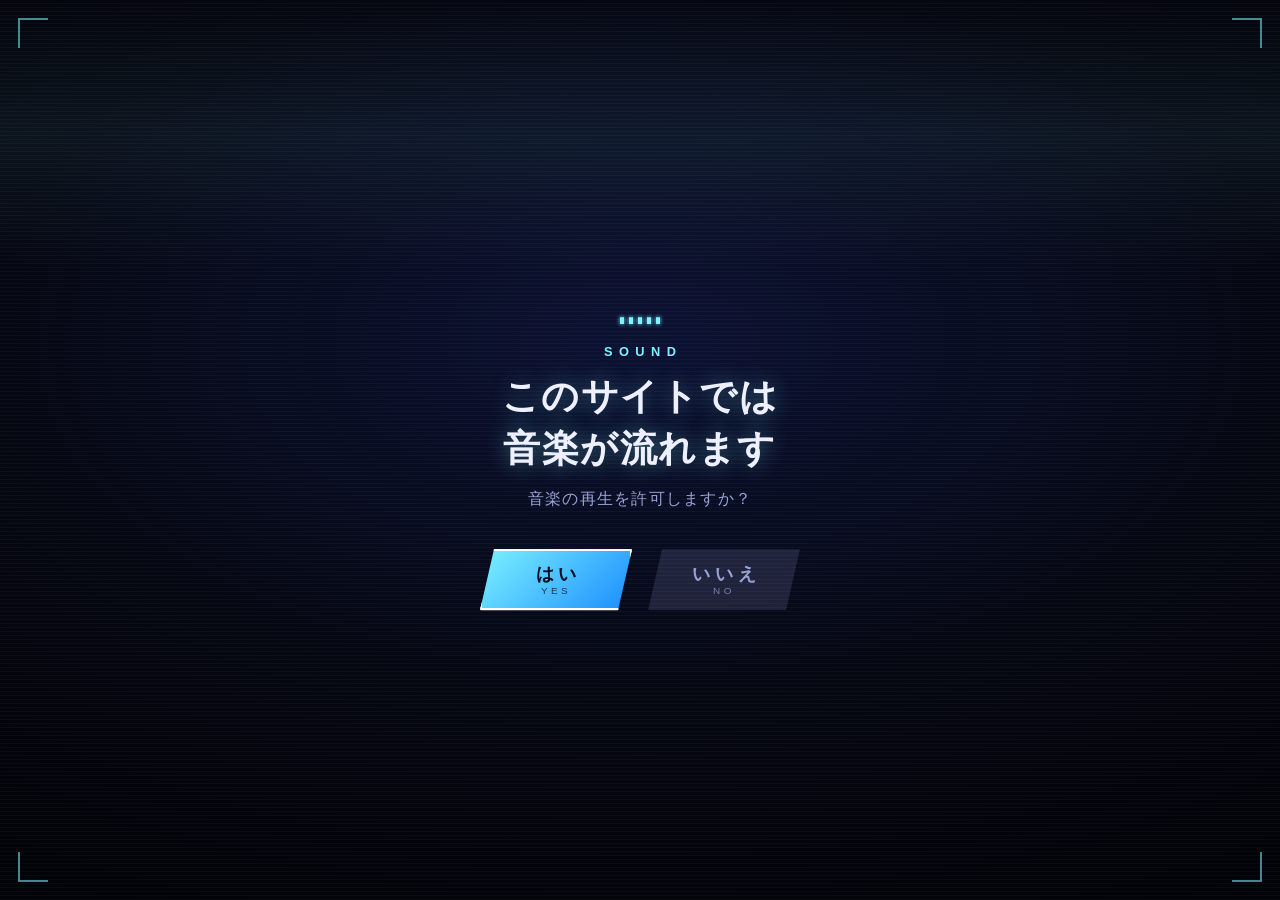
<file: index.html>
<!DOCTYPE html>
<html lang="ja">
<head>
<meta charset="utf-8">
<meta name="viewport" content="width=device-width, initial-scale=1, viewport-fit=cover">
<title>xdnet311491/internet archive☆</title>
<meta name="build-id" content="ee175f943fea">
<style>
:root{--bg:#0a0e2a;--bg2:#141a45;--ink:#eef0ff;--dim:#9aa3d6;--line:#2b3470;--glow:#7df3ff;--gold:#ffe27a;color-scheme:dark}
*{box-sizing:border-box}
html,body{margin:0;min-height:100%;background:var(--bg)}
body{background:radial-gradient(120% 90% at 50% 0%,var(--bg2),var(--bg) 70%) fixed;color:var(--ink);
  font-family:"Hiragino Sans","Yu Gothic","Meiryo",sans-serif;line-height:1.7;
  -webkit-tap-highlight-color:transparent;-webkit-user-select:none;user-select:none}
.sr{position:fixed;opacity:0;pointer-events:none}

/* ---------- 入場画面 ---------- */
.gate{position:fixed;inset:0;z-index:50;display:flex;flex-direction:column;align-items:center;
  justify-content:center;gap:1rem;cursor:pointer;
  transition:opacity .7s ease,transform .7s ease,visibility 0s}
.gt{font-size:clamp(2.4rem,10vw,5.5rem);font-weight:900;letter-spacing:.04em;
  text-shadow:0 0 24px var(--glow),0 0 60px rgba(125,243,255,.35);animation:breathe 2.8s ease-in-out infinite}
.gs{color:var(--dim);font-size:.95rem}
.tap{display:none}
@media (pointer:coarse){.tap{display:inline}.click{display:none}}
@keyframes breathe{0%,100%{opacity:.75}50%{opacity:1}}
#enter:checked ~ .gate{opacity:0;transform:scale(1.08);visibility:hidden;pointer-events:none;
  transition:opacity .7s ease,transform .7s ease,visibility 0s .7s}
#enter:focus-visible ~ .gate{outline:2px solid var(--gold);outline-offset:-8px}

/* ---------- エフェクト用マス目 ---------- */
.grid{position:fixed;inset:0;z-index:1;display:grid;
  grid-template-columns:repeat(var(--cols),1fr);grid-template-rows:repeat(var(--rows),1fr)}
.grid i{display:block;--h:190;position:relative}
.grid i:nth-child(5n+1){--h:200}
.grid i:nth-child(5n+2){--h:212}
.grid i:nth-child(5n+3){--h:190}
.grid i:nth-child(5n+4){--h:222}
.grid i:nth-child(5n){--h:205}
.grid i::before{content:"";position:absolute;inset:18%;border-radius:50%;
  background:hsl(var(--h) 100% 72%);box-shadow:0 0 14px hsl(var(--h) 100% 70%);
  transform:scale(0);opacity:0;transition:transform .9s ease-out,opacity .9s ease-out}
/* 触れた瞬間はすぐ光り、離れるとゆっくり消える = 軌跡になる */
.grid i:hover::before{transform:scale(1.7);opacity:.95;transition-duration:0s}
.grid i:hover + i::before{transform:scale(1);opacity:.6;transition-duration:0s}
/* タップ/クリック中は大きく弾ける */
.grid i:active::before{transform:scale(6);opacity:1;transition-duration:0s}

/* ---------- 本体 ---------- */
main{position:relative;z-index:10;max-width:760px;margin:0;padding:1.2rem;padding-left:clamp(1.2rem,5vw,4rem);
  padding-top:max(1.2rem,env(safe-area-inset-top));opacity:0;transition:opacity .9s ease .2s;
  pointer-events:none}
#enter:checked ~ main{opacity:1}
main a,main label{pointer-events:auto}
h1{margin:0 0 .8rem;font-size:1.7rem;font-weight:900;letter-spacing:.03em}
.tabs{display:flex;gap:.4rem;border-bottom:1px solid var(--line)}
.tabs label{padding:.6rem 1rem;color:var(--dim);font-weight:700;cursor:pointer;
  border-bottom:3px solid transparent;margin-bottom:-1px}
#t-home:checked ~ main label[for=t-home],
#t-pages:checked ~ main label[for=t-pages],
#t-channels:checked ~ main label[for=t-channels]{color:var(--ink);border-bottom-color:var(--glow)}
.panel{display:none;padding:1.4rem .2rem 2rem}
#t-home:checked ~ main .p-home,
#t-pages:checked ~ main .p-pages,
#t-channels:checked ~ main .p-channels{display:block}
.lead{font-size:1.2rem;margin-top:0}
.list{list-style:none;margin:0;padding:0;display:grid;gap:.8rem}
.list a{display:block;padding:1rem 1.1rem;border:1px solid var(--line);border-radius:14px;
  background:rgba(20,26,69,.82);color:var(--ink);text-decoration:none;transition:border-color .2s,background .2s}
.list a:hover{border-color:var(--glow)}
.list a:focus-visible{outline:2px solid var(--gold);outline-offset:3px}
.name{font-weight:700;font-size:1.05rem}
.desc{display:block;color:var(--dim);font-size:.9rem;margin-top:.15rem}
.empty{color:var(--dim)}
@media (prefers-reduced-motion:reduce){.gt{animation:none}.grid i::before{transition:none}
  .gate,main{transition:none}}

html,body{height:100%;overflow:hidden;touch-action:none}
#fx{position:fixed;inset:0;width:100%;height:100%;pointer-events:none;z-index:100}
main{height:100vh;height:100dvh;display:flex;flex-direction:column;
  padding-bottom:max(1.2rem,env(safe-area-inset-bottom))}
.panel{flex:1;min-height:0;overflow-y:auto;touch-action:pan-y;pointer-events:auto}

.wall{position:fixed;inset:0;width:100%;height:100%;object-fit:cover;z-index:0;pointer-events:none}
.wall-shade{position:fixed;inset:0;z-index:0;pointer-events:none;background:rgba(10,14,42,var(--shade,.35))}
@media (prefers-reduced-motion:reduce){video.wall{display:none}}

.hint{display:grid;justify-items:center;align-items:center}
.load,.ready{grid-area:1/1;display:flex;flex-direction:column;align-items:center;gap:.5rem}
.load{opacity:0;pointer-events:none;color:var(--dim);font-size:.95rem;letter-spacing:.12em;
  transition:opacity .3s ease}
.ready{transition:opacity .6s ease}
.spin{width:2.6rem;height:2.6rem;border-radius:50%;border:3px solid rgba(125,243,255,.25);
  border-top-color:var(--glow);animation:spin .9s linear infinite}
.has-op .load{color:#6b7399}
.has-op .spin{border-color:rgba(26,140,255,.18);border-top-color:#1a8cff}
html.loading .load{opacity:1}
html.loading .ready{opacity:0}
html.loading .gate{pointer-events:none;cursor:progress}
@keyframes spin{to{transform:rotate(360deg)}}
@media (prefers-reduced-motion:reduce){.spin{animation:none}.load,.ready{transition:none}}
.edge{position:fixed;inset:0;z-index:1;pointer-events:none;opacity:0;background:linear-gradient(to right,rgba(0,0,0,1.000) 0.0%,rgba(0,0,0,0.699) 10.5%,rgba(0,0,0,0.456) 21.0%,rgba(0,0,0,0.218) 35.0%,rgba(0,0,0,0.047) 52.5%,rgba(0,0,0,0.000) 70.0%);transition:opacity .9s ease .2s}#enter:checked ~ .edge{opacity:1}@media (prefers-reduced-motion:reduce){.edge{transition:none}}
.back{display:block;margin-top:1.4rem;padding:1rem 1.1rem;border:1px solid var(--line);border-radius:14px;
  background:rgba(20,26,69,.82);color:var(--ink);font-weight:700;cursor:pointer;
  transition:border-color .2s,background .2s}
.back::before{content:"\21A9";margin-right:.6rem;color:var(--glow)}
.back:hover{border-color:var(--glow)}
.back:focus-visible{outline:2px solid var(--gold);outline-offset:3px}

.viewer{display:none}
.p-pages.open .list{display:none}
.p-pages.open{overflow:hidden;padding-bottom:.4rem}
.p-pages.open .viewer{display:flex;flex-direction:column;gap:.6rem;height:100%;min-height:70vh}
.vbar{display:flex;align-items:center;gap:.8rem}
.vback{font:inherit;font-weight:700;padding:.5rem 1rem;border:1px solid var(--line);border-radius:999px;
  background:rgba(20,26,69,.82);color:var(--ink);cursor:pointer;pointer-events:auto}
.vback:hover{border-color:var(--glow)}
.vback:focus-visible{outline:2px solid var(--gold);outline-offset:3px}
.vtitle{color:var(--dim);font-size:.9rem}
.viewer iframe{flex:1;min-height:0;width:100%;border:1px solid var(--line);border-radius:14px;background:#0a0e2a;pointer-events:auto}

.sub[hidden]{display:none!important}
/* ---------- タブが4つになるので、はみ出したら横にスクロールできるようにする ---------- */
.tabs{overflow-x:auto;touch-action:pan-x;pointer-events:auto;scrollbar-width:none}
.tabs::-webkit-scrollbar{display:none}
.tabs label{white-space:nowrap;padding:.6rem .8rem}
main button{pointer-events:auto}
#t-sound:checked ~ main label[for=t-sound]{color:var(--ink);border-bottom-color:var(--glow)}
#t-sound:checked ~ main .p-sound{display:block}
#t-screen:checked ~ main label[for=t-screen]{color:var(--ink);border-bottom-color:var(--glow)}
#t-screen:checked ~ main .p-screen{display:block}

/* ---------- 最初の「音楽の再生を許可しますか？」画面 ---------- */
.perm{display:none;position:fixed;inset:0;z-index:90;align-items:center;justify-content:center;
  text-align:center;padding:1.5rem;opacity:1;transition:opacity .5s ease;
  background:radial-gradient(90% 70% at 50% 38%,#0c1233 0%,#050711 58%,#020308 100%)}
html.perm-on .perm{display:flex}
.perm.gone{opacity:0;pointer-events:none}
.perm::before{content:"";position:absolute;inset:0;pointer-events:none;
  background:repeating-linear-gradient(0deg,rgba(255,255,255,.03) 0 1px,transparent 1px 4px)}
.perm::after{content:"";position:absolute;left:0;right:0;top:0;height:30%;pointer-events:none;
  background:linear-gradient(180deg,transparent,rgba(125,243,255,.06),transparent);
  animation:perm-scan 5s linear infinite}
@keyframes perm-scan{from{transform:translateY(-100%)}to{transform:translateY(420%)}}
.pc{position:absolute;width:30px;height:30px;border:2px solid rgba(125,243,255,.55)}
.pc.tl{top:max(18px,env(safe-area-inset-top));left:18px;border-right:0;border-bottom:0}
.pc.tr{top:max(18px,env(safe-area-inset-top));right:18px;border-left:0;border-bottom:0}
.pc.bl{bottom:max(18px,env(safe-area-inset-bottom));left:18px;border-right:0;border-top:0}
.pc.br{bottom:max(18px,env(safe-area-inset-bottom));right:18px;border-left:0;border-top:0}
.perm-in{position:relative;z-index:1;max-width:34rem}
.perm-in > *{opacity:0;transform:translateY(10px);animation:perm-rise .7s ease forwards}
.perm-in > :nth-child(2){animation-delay:.12s}
.perm-in > :nth-child(3){animation-delay:.24s}
.perm-in > :nth-child(4){animation-delay:.36s}
.perm-in > :nth-child(5){animation-delay:.5s}
@keyframes perm-rise{to{opacity:1;transform:none}}
.eq{display:flex;gap:5px;align-items:flex-end;justify-content:center;height:34px;margin-bottom:1.1rem}
.eq i{display:block;width:4px;height:100%;background:var(--glow);box-shadow:0 0 10px var(--glow);
  transform-origin:bottom;transform:scaleY(.2);animation:perm-eq 1.1s ease-in-out infinite}
.eq i:nth-child(2){animation-duration:.8s;animation-delay:-.3s}
.eq i:nth-child(3){animation-duration:1.3s;animation-delay:-.6s}
.eq i:nth-child(4){animation-duration:.9s;animation-delay:-.15s}
.eq i:nth-child(5){animation-duration:1.2s;animation-delay:-.45s}
@keyframes perm-eq{0%,100%{transform:scaleY(.2)}50%{transform:scaleY(1)}}
.perm-k{margin:0 0 .5rem;color:var(--glow);font-size:.8rem;font-weight:700;letter-spacing:.5em;padding-left:.5em}
.perm-t{margin:0;font-size:clamp(1.1rem,5.3vw,2.3rem);font-weight:900;letter-spacing:.04em;line-height:1.4;text-wrap:balance;
  text-shadow:0 0 22px rgba(125,243,255,.4)}
.perm-s{margin:.7rem 0 0;color:var(--dim);font-size:1rem;letter-spacing:.08em}
.perm-btns{display:flex;gap:1rem;justify-content:center;flex-wrap:wrap;margin-top:2.3rem}
.pb{appearance:none;border:0;font:inherit;cursor:pointer;min-width:9.5rem;padding:.8rem 1.8rem;
  display:flex;flex-direction:column;align-items:center;line-height:1.25;
  clip-path:polygon(14px 0,100% 0,calc(100% - 14px) 100%,0 100%);
  transition:filter .2s,transform .2s,background .2s,color .2s}
.pb span{font-weight:900;font-size:1.15rem;letter-spacing:.25em;padding-left:.25em}
.pb small{font-size:.62rem;letter-spacing:.35em;opacity:.75}
.pb.yes{background:linear-gradient(135deg,#7df3ff,#1a8cff);color:#04101f}
.pb.no{background:rgba(154,163,214,.16);color:var(--dim)}
.pb:hover{filter:brightness(1.18);transform:translateY(-2px)}
.pb:active{transform:translateY(0) scale(.97)}
.pb:focus-visible{box-shadow:inset 0 0 0 2px #fff}
@media (prefers-reduced-motion:reduce){
  .perm::after,.eq i{animation:none}
  .eq i{transform:scaleY(.6)}
  .perm-in > *{animation:none;opacity:1;transform:none}
  .perm{transition:none}
}

/* ---------- サウンド設定タブ ---------- */
.sw{display:flex;align-items:center;justify-content:space-between;padding:.8rem 1.1rem;margin-bottom:1rem;
  border:1px solid var(--line);border-radius:14px;background:rgba(20,26,69,.82)}
.sw-t{font-weight:700}
.tgl{font:inherit;cursor:pointer;border:1px solid var(--line);border-radius:999px;padding:.25rem 1.1rem;
  background:transparent;color:var(--dim);font-weight:900;letter-spacing:.1em}
.tgl[aria-pressed=true]{background:var(--glow);border-color:var(--glow);color:#0a0e2a}
.subtabs{display:flex;gap:.4rem;flex-wrap:wrap;margin-bottom:1rem}
.subtabs button{font:inherit;cursor:pointer;border:1px solid var(--line);border-radius:999px;
  padding:.35rem .95rem;background:rgba(20,26,69,.6);color:var(--dim);font-weight:700}
.subtabs button[aria-selected=true]{color:var(--ink);border-color:var(--glow)}
.sub[hidden]{display:none}
.sub h2{margin:.2rem 0 .3rem;font-size:1.05rem}
.s-hint{margin:0 0 .9rem;color:#c3caf0;font-size:.85rem;text-shadow:0 1px 6px rgba(10,14,42,.95)}
.songs{list-style:none;margin:0;padding:0;display:grid;gap:.6rem}
.songs li{display:flex;gap:.5rem}
.song{flex:1;min-width:0;display:flex;align-items:center;gap:.8rem;text-align:left;font:inherit;cursor:pointer;
  padding:.8rem 1rem;border:1px solid var(--line);border-radius:14px;background:rgba(20,26,69,.82);
  color:var(--ink);transition:border-color .2s,box-shadow .2s}
.song:hover{border-color:var(--glow)}
.song[aria-pressed=true]{border-color:var(--glow);box-shadow:0 0 16px rgba(125,243,255,.25)}
.song[disabled],.pv[disabled]{opacity:.45;cursor:not-allowed}
.song:focus-visible,.pv:focus-visible,.tgl:focus-visible,.subtabs button:focus-visible{outline:2px solid var(--gold);outline-offset:3px}
.s-main{flex:1;min-width:0}
.s-title{display:block;font-weight:700}
.s-note{display:block;color:var(--dim);font-size:.85rem}
.s-badge{display:none;flex:none;padding:.1rem .6rem;border-radius:999px;font-size:.75rem;font-weight:700;
  background:var(--glow);color:#0a0e2a}
.s-badge.off{display:inline-block;background:transparent;border:1px solid var(--line);color:var(--dim)}
.song[aria-pressed=true] .s-badge:not(.off){display:inline-block}
.pv{flex:none;width:3.2rem;font:inherit;cursor:pointer;border:1px solid var(--line);border-radius:14px;
  background:rgba(20,26,69,.82);color:var(--ink)}
.pv:hover{border-color:var(--glow)}
.pv[aria-pressed=true]{background:var(--glow);border-color:var(--glow);color:#0a0e2a}
.s-msg{min-height:1.5em;margin:.8rem 0 0;color:var(--glow);font-size:.9rem;text-shadow:0 1px 6px rgba(10,14,42,.95)}
.vols{display:grid;gap:.5rem;margin-bottom:1rem;padding:.8rem 1.1rem;border:1px solid var(--line);border-radius:14px;background:rgba(20,26,69,.82)}
.vol{display:grid;grid-template-columns:minmax(6.5rem,9.5rem) 1fr 3rem;align-items:center;gap:.8rem}
.vol-t{font-weight:700;font-size:.9rem}
.vol output{text-align:right;color:var(--dim);font-size:.85rem;font-variant-numeric:tabular-nums}
.vol input[type=range]{width:100%;min-width:0;accent-color:var(--glow);cursor:pointer;pointer-events:auto;margin:0;height:1.6rem}
.vol input[type=range]:focus-visible{outline:2px solid var(--gold);outline-offset:3px}
.s-tag{display:inline-block;margin-top:.3rem;padding:.05rem .55rem;border:1px solid var(--glow);border-radius:999px;
  color:var(--glow);font-size:.7rem;font-weight:700;letter-spacing:.05em}

.gate{overflow:hidden}
.gate > .op,.gate > .hint{position:relative;z-index:1}
.op-motion{position:absolute;left:0;top:0;width:100%;height:100%;object-fit:cover;z-index:0;
  pointer-events:none;opacity:0;transition:opacity .8s ease;
  transform:scale(1.1);filter:blur(6px)}
.op-veil{position:absolute;inset:0;z-index:0;pointer-events:none;opacity:0;
  background:rgba(255,255,255,0.25);transition:opacity .8s ease}
.gate.has-motion .op-motion,.gate.has-motion .op-veil{opacity:1}
.gate.has-motion .op{mix-blend-mode:multiply}
@media (prefers-reduced-motion:reduce){.op-motion,.op-veil{display:none}.gate.has-motion .op{mix-blend-mode:normal}}

.upd{position:fixed;left:50%;bottom:max(1.2rem,env(safe-area-inset-bottom));transform:translateX(-50%);
  z-index:200;display:flex;align-items:center;gap:.8rem;max-width:92vw;
  padding:.7rem .9rem .7rem 1.2rem;background:rgba(10,14,42,.94);color:var(--ink);
  border:1px solid var(--glow);border-radius:999px;box-shadow:0 0 24px rgba(125,243,255,.35);
  font-weight:700;pointer-events:auto;animation:upd-in .5s ease both}
.upd button{font:inherit;cursor:pointer;border:0;border-radius:999px;padding:.35rem .9rem;
  background:var(--glow);color:#0a0e2a;font-weight:900}
.upd .x{background:none;color:var(--dim);padding:.2rem .5rem;font-size:1.1rem}
.upd button:focus-visible{outline:2px solid var(--gold);outline-offset:2px}
@keyframes upd-in{from{opacity:0;transform:translate(-50%,12px)}}
@media (prefers-reduced-motion:reduce){.upd{animation:none}}

.gate.has-op{background:#fff;gap:1.6rem}
.op{display:block;width:min(92vw,1100px)}
.op-video,.op-still{display:block;width:100%;height:auto}
.op-still{display:none}
.has-op .gt{font-size:clamp(1.1rem,3.4vw,1.6rem);letter-spacing:.18em;color:#2a2a2e;
  text-shadow:0 0 18px rgba(26,140,255,.35)}
.has-op .gs{color:#6b7399}
#enter:focus-visible ~ .gate.has-op{outline-color:#1a8cff}
.op-fallback .op-video{display:none}
.op-fallback .op-still{display:block}
@media (prefers-reduced-motion:reduce){.op-video{display:none}.op-still{display:block}}

h1{overflow-wrap:anywhere}
main{padding-left:max(clamp(1.2rem,5vw,4rem),env(safe-area-inset-left))}
.op-video,.op-still{max-height:calc(100vh - 8rem);max-height:calc(100dvh - 8rem);object-fit:contain}
@media (max-width:820px){
  main{padding-right:max(.9rem,env(safe-area-inset-right))}
  h1{font-size:clamp(1.15rem,5.4vw,1.7rem)}
  .tabs label{font-size:.92rem}
  .panel{padding-top:1rem}
}
@media (max-width:480px){
  .lead{font-size:1.05rem}
  .list a{padding:.8rem .9rem}
  .vol{grid-template-columns:1fr 3rem}
  .vol-t{grid-column:1/-1}
}
@media (orientation:portrait){.wall{object-position:72% 50%}}
@media (max-height:520px){
  main{padding-top:max(.5rem,env(safe-area-inset-top));padding-bottom:.4rem}
  h1{font-size:1.1rem;margin-bottom:.3rem}
  .tabs label{padding:.35rem .7rem}
  .panel{padding:.7rem .2rem 1rem}
  .lead{font-size:1rem}
  .gt{font-size:clamp(1.6rem,8vh,2.4rem)}
}
.rot{display:none;margin-top:.5rem;color:var(--dim);font-size:.8rem;letter-spacing:.05em}
.has-op .rot{color:#6b7399}
@media (orientation:portrait) and (max-width:820px){.rot{display:block}}
html:not(.loading) .rot{animation:rotfade 9s ease forwards}
@keyframes rotfade{0%,75%{opacity:1}100%{opacity:0}}
@media (prefers-reduced-motion:reduce){html:not(.loading) .rot{animation:none}}
:root{--btn-a:0.25}.list a,.song,.pv,.back,.vback,.subtabs button,.tabs label{background-color:rgba(20,26,69,var(--btn-a))}.list a,.song,.pv,.back,.vback{background-image:linear-gradient(to left,rgba(0,0,0,.8),rgba(0,0,0,.4) 55%,rgba(0,0,0,0));background-repeat:no-repeat;background-position:right center;background-size:0% 100%;transition:background-size .45s ease,transform .25s ease,border-color .2s,box-shadow .2s}.sw,.vols{background-color:rgba(20,26,69,var(--btn-a))}.list a,.song,.pv,.back,.vback,.subtabs button,.tabs label,.sw,.vols{text-shadow:0 1px 6px rgba(10,14,42,.9)}.tabs label{border-radius:10px 10px 0 0}@media (hover:hover){.list a:hover,.song:not(:disabled):hover,.pv:not(:disabled):hover,.back:hover,.vback:hover{background-size:100% 100%;transform:scale(1.03);border-color:var(--glow);position:relative;z-index:2}.tgl:not(:disabled):hover{transform:scale(1.06)}.tabs label:hover{color:var(--ink)}.subtabs button:hover{color:var(--ink);border-color:var(--glow)}}.list a:focus-visible,.song:focus-visible,.pv:focus-visible,.back:focus-visible,.vback:focus-visible{background-size:100% 100%}.tgl{transition:transform .25s ease,background .2s,border-color .2s}.panel{padding-left:.7rem;padding-right:.7rem}@media (prefers-reduced-motion:reduce){.list a,.song,.pv,.back,.vback,.tgl{transition:none}.list a:hover,.song:hover,.pv:hover,.back:hover,.vback:hover,.tgl:hover{transform:none}}
.visits{margin:1.1rem 0 0;color:var(--dim);font-size:.95rem;text-shadow:0 1px 6px rgba(10,14,42,.95)}
.visits[hidden]{display:none}
.visits b{color:var(--ink);font-size:1.15rem;font-variant-numeric:tabular-nums;margin:0 .15rem}

.dm{overflow-wrap:anywhere}
.dm p,.dm-t{margin:0}
.dm-gap{height:1em}
.dm-h1,.dm-h2,.dm-h3{font-weight:800;line-height:1.3;margin:.5em 0 .15em}
.dm-h1{font-size:1.75em}.dm-h2{font-size:1.4em}.dm-h3{font-size:1.15em}
.dm-sub{font-size:.8em;color:var(--dim);margin:.1em 0}
.dm-q{margin:.25em 0;padding:.05em 0 .05em .9em;border-left:4px solid rgba(154,163,214,.55)}
.dm-l{margin:.2em 0;padding-left:1.6em}
.dm-l .dm-l{margin:0}
.dm-l li{margin:.05em 0}
.dm-cb{margin:.35em 0;padding:.7em .9em;background:rgba(0,0,0,.5);border:1px solid var(--line);border-radius:8px;
  overflow-x:auto;white-space:pre;font:.9em/1.5 ui-monospace,Consolas,'Courier New',monospace;
  -webkit-user-select:text;user-select:text;pointer-events:auto}
.dm-cb code{font:inherit}
.dm-ic{padding:.1em .35em;background:rgba(0,0,0,.5);border:1px solid var(--line);border-radius:5px;
  font:.9em ui-monospace,Consolas,'Courier New',monospace;-webkit-user-select:text;user-select:text}
.dm a{color:var(--glow);text-decoration:none;pointer-events:auto}
.dm a:hover{text-decoration:underline}
.dm-sp{background:#1b2150;border-radius:4px;cursor:pointer;pointer-events:auto}
.dm-sp:not(.on),.dm-sp:not(.on) *{color:transparent!important;text-shadow:none!important;text-decoration-color:transparent!important}
.dm-sp:not(.on) img{opacity:0}
.dm-sp:not(.on) a{pointer-events:none}
.dm-sp.on{background:rgba(255,255,255,.12)}
.dm-ts{padding:0 .3em;background:rgba(255,255,255,.1);border-radius:4px}
.dm-emoji{width:1.4em;height:1.4em;vertical-align:-.3em;object-fit:contain}

#t-fukyou:checked ~ main label[for=t-fukyou]{color:var(--ink);border-bottom-color:var(--glow)}
#t-fukyou:checked ~ main .p-fukyou{display:block}
.fk-view[hidden]{display:none!important}
.fk-view:not([hidden]){animation:fk-in .35s ease}
@keyframes fk-in{from{opacity:0;transform:translateY(6px)}to{opacity:1;transform:none}}
.fk-view .vbar{margin-bottom:1rem}
.fk-intro{margin:0 0 1rem;color:var(--dim)}
.fk-card{position:relative;overflow:hidden;isolation:isolate;-webkit-touch-callout:none;-webkit-user-select:none;user-select:none;-webkit-tap-highlight-color:transparent}
.fk-card .name,.fk-card .desc{position:relative;z-index:1}
.fk-card.has-img::before{content:'';position:absolute;inset:0;z-index:0;opacity:0;transition:opacity 1.1s ease;
  background:linear-gradient(to right,rgba(10,14,42,.9) 0%,rgba(10,14,42,.4) 55%,rgba(10,14,42,.05) 100%),
    var(--img) var(--pos,center)/cover no-repeat}
.fk-card.has-img:focus-visible::before,.fk-card.has-img:active::before{opacity:1}
@media (hover:hover){.fk-card.has-img:hover::before{opacity:1}}
.fk-detail{display:flex;flex-direction:column;align-items:flex-start;justify-content:center;gap:1.1rem;
  min-height:calc(100vh - 14rem);min-height:calc(100dvh - 14rem)}
.fk-img{display:block;width:auto;height:auto;max-width:min(100%,420px);max-height:50vh;border-radius:14px;
  border:1px solid var(--line);box-shadow:0 8px 28px rgba(0,0,0,.45)}
.fk-body{width:100%;max-width:100%}
@media (prefers-reduced-motion:reduce){.fk-view:not([hidden]){animation:none}.fk-card.has-img::before{transition:none}}

.tabs{overflow-x:auto;overflow-y:hidden;pointer-events:auto;touch-action:pan-x;-webkit-overflow-scrolling:touch;
  scrollbar-width:thin;scrollbar-color:rgba(125,243,255,.45) transparent}
.tabs::-webkit-scrollbar{display:block;height:6px}
.tabs::-webkit-scrollbar-track{background:transparent}
.tabs::-webkit-scrollbar-thumb{background:rgba(125,243,255,.4);border-radius:3px}
.tabs label{flex:none;white-space:nowrap}
.tabs.dragging{cursor:grabbing;-webkit-user-select:none;user-select:none}
.tabs.dragging label{cursor:grabbing}

input{-webkit-user-select:text;user-select:text}
main input[type=password]{pointer-events:auto}
#t-dev:checked ~ main label[for=t-dev]{color:var(--ink);border-bottom-color:var(--glow)}
#t-dev:checked ~ main .p-dev{display:block}
.tabs .t-dev{margin-left:auto;flex:none}
.dev-lock[hidden],.dev-body[hidden]{display:none!important}
.dev-row{display:flex;gap:.6rem;align-items:center;max-width:28rem;margin:.4rem 0}
.dev-pw{flex:1;min-width:0;font:inherit;font-size:1rem;padding:.6rem .9rem;color:var(--ink);
  border:1px solid var(--line);border-radius:12px;background:rgba(10,14,42,.85)}
.dev-pw:focus{outline:2px solid var(--gold);outline-offset:2px}
.dev-code{font-family:ui-monospace,Consolas,monospace;color:var(--glow);font-size:.9rem}
.dev-body h2{margin:.2rem 0 .8rem;font-size:1.05rem}
</style>
<script>document.documentElement.classList.add('perm-on');window.__perm=new Promise(function(r){window.__permResolve=r})</script>
<script>document.documentElement.classList.add('loading');(window.__perm||Promise.resolve()).then(function(){setTimeout(function(){document.documentElement.classList.remove('loading')},120000)})</script>
</head>
<body style="--cols:22;--rows:40">
<input type="checkbox" id="enter" class="sr" aria-label="サイトに入る">
<input type="radio" name="tab" id="t-home" class="sr" checked>
<input type="radio" name="tab" id="t-pages" class="sr">
<input type="radio" name="tab" id="t-channels" class="sr">
<input type="radio" name="tab" id="t-fukyou" class="sr">
<input type="radio" name="tab" id="t-screen" class="sr"><input type="radio" name="tab" id="t-sound" class="sr">
<input type="radio" name="tab" id="t-dev" class="sr">

<label class="gate has-op" for="enter">
  <video class="op-motion" muted loop playsinline disablepictureinpicture aria-hidden="true"></video><span class="op-veil" aria-hidden="true"></span>
  <span class="op"><video class="op-video" src="siryou/op.mp4" muted playsinline preload="none" disablepictureinpicture aria-hidden="true"></video><img class="op-still" src="siryou/logo.png" alt="" aria-hidden="true" loading="lazy"></span>
  <span class="hint"><span class="load" role="status"><span class="spin" aria-hidden="true"></span><span class="pct">読み込み中…</span></span><span class="ready"><span class="gt"><span class="click">Click to enter</span><span class="tap">Tap to enter</span></span><span class="gs">画面をクリック / タップ</span><span class="rot">横画面にすることをお勧めします</span></span></span>
</label>

<div class="perm" role="dialog" aria-modal="true" aria-labelledby="perm-t">
  <span class="pc tl"></span><span class="pc tr"></span><span class="pc bl"></span><span class="pc br"></span>
  <div class="perm-in">
    <div class="eq" aria-hidden="true"><i></i><i></i><i></i><i></i><i></i></div>
    <p class="perm-k">SOUND</p>
    <h2 class="perm-t" id="perm-t">このサイトでは音楽が流れます</h2>
    <p class="perm-s">音楽の再生を許可しますか？</p>
    <div class="perm-btns">
      <button type="button" class="pb yes" data-perm="yes"><span>はい</span><small>YES</small></button>
      <button type="button" class="pb no" data-perm="no"><span>いいえ</span><small>NO</small></button>
    </div>
  </div>
</div>

<video class="wall" data-src="siryou/wallpaper.mp4" muted loop playsinline preload="none" disablepictureinpicture aria-hidden="true"></video><noscript><video class="wall" src="siryou/wallpaper.mp4" autoplay muted loop playsinline preload="auto" disablepictureinpicture aria-hidden="true"></video></noscript><div class="wall-shade" style="--shade:0.35"></div>
<div class="edge" aria-hidden="true"></div>
<canvas id="fx" aria-hidden="true"></canvas>
<script>
(() => {
  const cv = document.getElementById('fx');
  const ctx = cv.getContext('2d');
  if (matchMedia('(prefers-reduced-motion: reduce)').matches) return;

  const TAU = Math.PI * 2;
  const TAP_MS = 900;     // タップ演出の長さ
  const TRAIL_MS = 380;   // 尾が消えるまでの時間
  let W = 0, H = 0;

  function resize() {
    const dpr = Math.min(window.devicePixelRatio || 1, 2);
    W = window.innerWidth; H = window.innerHeight;
    cv.width = W * dpr; cv.height = H * dpr;
    ctx.setTransform(dpr, 0, 0, dpr, 0, 0);
  }
  resize();
  window.addEventListener('resize', resize);

  const lerp = (a, b, t) => a + (b - a) * Math.min(1, Math.max(0, t));
  const taps = [], pts = [], tris = [];
  const held = new Set();
  let last = null, acc = 0, newStroke = true;

  function tri(x, y, s, rot) {
    ctx.beginPath();
    for (let i = 0; i < 3; i++) {
      const a = rot + (i * TAU) / 3;
      ctx.lineTo(x + Math.cos(a) * s, y + Math.sin(a) * s);
    }
    ctx.closePath();
    ctx.fill();
  }

  function spawnTri(x, y, now) {
    tris.push({
      x: x + (Math.random() - 0.5) * 22, y: y + (Math.random() - 0.5) * 22,
      vx: (Math.random() - 0.5) * 0.4, vy: (Math.random() - 0.5) * 0.4 - 0.1,
      t: now, life: 500 + Math.random() * 300,
      rot: Math.random() * TAU, s: 3 + Math.random() * 3,
      white: Math.random() < 0.5,
    });
  }

  window.addEventListener('pointerdown', (e) => {
    held.add(e.pointerId);
    last = { x: e.clientX, y: e.clientY };
    newStroke = true;
    taps.push({ x: e.clientX, y: e.clientY, t: performance.now(), rot: Math.random() * TAU });
  });

  window.addEventListener('pointermove', (e) => {
    // マウスは動かすだけで尾が出る。タッチ/ペンは触れている間だけ
    if (e.pointerType !== 'mouse' && !held.has(e.pointerId)) return;
    const now = performance.now();
    const x = e.clientX, y = e.clientY;
    if (last) {
      acc += Math.hypot(x - last.x, y - last.y);
      if (acc > 34) { acc = 0; spawnTri(x, y, now); }
    }
    pts.push({ x, y, t: now, b: newStroke });
    newStroke = false;
    last = { x, y };
  });

  const release = (e) => { held.delete(e.pointerId); last = null; newStroke = true; };
  window.addEventListener('pointerup', release);
  window.addEventListener('pointercancel', release);

  function drawTap(tp, now) {
    const p = (now - tp.t) / TAP_MS;
    if (p >= 1) return false;
    const { x, y } = tp;

    let r;
    if (p < 0.12) r = lerp(3, 9, p / 0.12);
    else if (p < 0.35) r = lerp(9, 22, (p - 0.12) / 0.23);
    else r = lerp(22, 31, (p - 0.35) / 0.65);

    const fillA = p < 0.35 ? 1 : 1 - Math.min(1, (p - 0.35) / 0.2);
    const fade = p < 0.55 ? 1 : 1 - (p - 0.55) / 0.45;

    ctx.shadowColor = 'rgba(70,140,255,.95)';
    ctx.shadowBlur = 18;

    if (fillA > 0) {
      ctx.globalAlpha = fillA;
      ctx.fillStyle = p < 0.12 ? '#cfe0ff' : '#5b9bff';
      ctx.beginPath(); ctx.arc(x, y, r, 0, TAU); ctx.fill();
    }

    if (p >= 0.08) {
      ctx.globalAlpha = Math.max(0, fade);
      ctx.lineWidth = 2;
      ctx.strokeStyle = p < 0.5 ? '#ffffff' : '#8fdcff';
      if (p < 0.35) {
        ctx.beginPath(); ctx.arc(x, y, r, 0, TAU); ctx.stroke();
      } else {
        // 輪が3つの弧に割れて、すきまが広がりながら回る
        const gap = lerp(0, 1.0, (p - 0.35) / 0.3);
        const seg = TAU / 3;
        for (let i = 0; i < 3; i++) {
          const a0 = tp.rot + p * 3 + i * seg + gap / 2;
          ctx.beginPath(); ctx.arc(x, y, r, a0, a0 + seg - gap); ctx.stroke();
        }
      }
    }

    if (p > 0.1) {
      ctx.globalAlpha = Math.max(0, 1 - (p - 0.15) / 0.75);
      ctx.fillStyle = '#ffffff';
      const d = r + 9 + p * 16, sz = lerp(4.5, 2.5, p);
      for (let k = 0; k < 4; k++) {
        const ang = tp.rot - p * 2.5 + (k * TAU) / 4;
        tri(x + Math.cos(ang) * d, y + Math.sin(ang) * d, sz, ang);
      }
    }

    ctx.globalAlpha = 1;
    ctx.shadowBlur = 0;
    return true;
  }

  function drawTrail(now) {
    while (pts.length && now - pts[0].t > TRAIL_MS) pts.shift();
    ctx.lineCap = 'round';
    for (let i = 1; i < pts.length; i++) {
      const a = pts[i], b = pts[i - 1];
      if (a.b) continue;                       // 別のなぞりとはつなげない
      const k = 1 - (now - a.t) / TRAIL_MS;    // 新しいほど1、古いほど0
      if (k <= 0) continue;
      const w = 1 + k * 4.5;
      ctx.shadowColor = 'rgba(0,150,255,.9)';
      ctx.shadowBlur = 14;
      ctx.strokeStyle = 'rgba(20,170,255,' + k + ')';
      ctx.lineWidth = w;
      ctx.beginPath(); ctx.moveTo(b.x, b.y); ctx.lineTo(a.x, a.y); ctx.stroke();
      ctx.shadowBlur = 0;
      ctx.strokeStyle = 'rgba(210,242,255,' + k * 0.85 + ')';  // 中心の白っぽい芯
      ctx.lineWidth = w * 0.35;
      ctx.beginPath(); ctx.moveTo(b.x, b.y); ctx.lineTo(a.x, a.y); ctx.stroke();
    }
  }

  function drawTris(now) {
    for (let i = tris.length - 1; i >= 0; i--) {
      const t = tris[i];
      const k = 1 - (now - t.t) / t.life;
      if (k <= 0) { tris.splice(i, 1); continue; }
      t.x += t.vx; t.y += t.vy; t.rot += 0.04;
      ctx.globalAlpha = k;
      ctx.fillStyle = t.white ? '#ffffff' : '#7fd0ff';
      tri(t.x, t.y, t.s * (0.5 + k * 0.5), t.rot);
    }
    ctx.globalAlpha = 1;
  }

  function frame(now) {
    ctx.clearRect(0, 0, W, H);
    drawTrail(now);
    drawTris(now);
    for (let i = taps.length - 1; i >= 0; i--) {
      if (!drawTap(taps[i], now)) taps.splice(i, 1);
    }
    requestAnimationFrame(frame);
  }
  requestAnimationFrame(frame);
})();
</script>
<script>
(() => {
  const v = document.querySelector('.op-video');
  if (!v) return;
  const fb = () => document.body.classList.add('op-fallback');
  v.addEventListener('error', fb);
  const start = () => { const p = v.play(); if (p && p.catch) p.catch(fb); };
  if (window.__perm) window.__perm.then(start); else start();

  // 「オープニング画面に戻る」で入場がやり直しになったら、OPアニメをもう一度流す
  const enter = document.getElementById('enter');
  if (enter) enter.addEventListener('change', () => {
    if (enter.checked) return;
    try { v.currentTime = 0; } catch (e) { /* まだ読み込み中 */ }
    start();
  });
})();
</script>
<script>
(() => {
  document.addEventListener('keydown', (e) => {
    if (e.key !== 'Enter' && e.key !== ' ') return;
    const b = e.target.closest && e.target.closest('.back');
    if (!b) return;
    e.preventDefault();
    b.click();
  });
})();
</script>
<script>
(() => {
  const sec = () => document.querySelector('.p-pages');
  function openPage(a) {
    const s = sec(); if (!s) return;
    const n = a.querySelector('.name');
    s.querySelector('.vtitle').textContent = n ? n.textContent : '';
    s.querySelector('.viewer iframe').src = a.getAttribute('href');
    s.classList.add('open');
    s.scrollTop = 0;
  }
  function closePage() {
    const s = sec(); if (!s) return;
    s.classList.remove('open');
    s.querySelector('.viewer iframe').src = 'about:blank';   // 閉じたら通信も止める
  }
  document.addEventListener('click', (e) => {
    const t = e.target.closest ? e.target : e.target.parentElement;
    if (!t) return;
    const a = t.closest('.p-pages .list a');
    if (a) { e.preventDefault(); openPage(a); return; }
    if (t.closest('.vback')) closePage();
  });
  // 別のタブに移ったら閉じる
  document.addEventListener('change', (e) => {
    if (e.target && e.target.name === 'tab' && e.target.id !== 't-pages') closePage();
  });
})();
</script>
<script>
(() => {
  const KEY = 'osaito-btn-alpha', DEF = 25;
  const root = document.documentElement;
  const clamp = (n) => Math.min(100, Math.max(0, Math.round(n)));
  let v = DEF;
  try {
    const s = localStorage.getItem(KEY);
    if (s !== null) { const n = parseFloat(s); if (isFinite(n)) v = clamp(n); }
  } catch (e) { /* 保存できない環境 */ }
  const apply = (n) => root.style.setProperty('--btn-a', String(n / 100));
  apply(v);
  function ui() {
    const r = document.getElementById('btn-alpha');
    if (!r) return;
    const out = document.querySelector('output[for="btn-alpha"]');
    const rst = document.getElementById('btn-alpha-reset');
    const show = () => { r.value = String(v); if (out) out.textContent = v + '%'; };
    show();
    r.addEventListener('input', () => {
      v = clamp(parseFloat(r.value));
      apply(v);
      if (out) out.textContent = v + '%';
      try { localStorage.setItem(KEY, String(v)); } catch (e) { /* 保存できない環境 */ }
    });
    if (rst) rst.addEventListener('click', () => {
      v = DEF; apply(v); show();
      try { localStorage.removeItem(KEY); } catch (e) { /* 保存できない環境 */ }
    });
  }
  if (document.readyState === 'loading') document.addEventListener('DOMContentLoaded', ui); else ui();
})();
</script>
<script type="application/json" id="wall-cfg">{"def": "wallpaper.mp4", "gate": true, "list": [{"id": "wallpaper.mp4", "src": "siryou/wallpaper.mp4", "kind": "video"}, {"id": "wallpaper2.mp4", "src": "siryou/wallpaper2.mp4", "kind": "video"}, {"id": "wallpaper3.mp4", "src": "siryou/wallpaper3.mp4", "kind": "video"}, {"id": "wallpaper4.mp4", "src": "siryou/wallpaper4.mp4", "kind": "video"}, {"id": "wallpaper5.mp4", "src": "siryou/wallpaper5.mp4", "kind": "video"}, {"id": "wallpaper6.mp4", "src": "siryou/wallpaper6.mp4", "kind": "video"}, {"id": "wallpaper7.mp4", "src": "siryou/wallpaper7.mp4", "kind": "video"}, {"id": "wallpaper8.mp4", "src": "siryou/wallpaper8.mp4", "kind": "video"}, {"id": "wallpaper9.mp4", "src": "siryou/wallpaper9.mp4", "kind": "video"}, {"id": "wallpaper10.mp4", "src": "siryou/wallpaper10.mp4", "kind": "video"}]}</script>
<script>
(() => {
  let cfg = null;
  try { cfg = JSON.parse(document.getElementById('wall-cfg').textContent); } catch (e) { return; }
  const list = cfg.list || [];
  if (!list.length) return;
  const KEY = 'osaito-wall';
  const find = (id) => list.find((w) => w.id === id) || null;
  let saved = null;
  try { saved = localStorage.getItem(KEY); } catch (e) { /* 保存できない環境 */ }
  let cur = find(saved) || find(cfg.def) || list[0];
  const el = () => document.querySelector('.wall');

  function make(w, lazy) {
    if (w.kind === 'video') {
      const v = document.createElement('video');
      v.className = 'wall';
      v.muted = true; v.loop = true;
      v.setAttribute('playsinline', ''); v.setAttribute('disablepictureinpicture', ''); v.setAttribute('aria-hidden', 'true');
      if (lazy) { v.dataset.src = w.src; v.preload = 'none'; }   // 読み込み待ち画面が、全部ダウンロードしてから再生する
      else { v.preload = 'auto'; v.src = w.src; v.autoplay = true; }
      return v;
    }
    const i = document.createElement('img');
    i.className = 'wall'; i.alt = ''; i.setAttribute('aria-hidden', 'true'); i.src = w.src;
    return i;
  }
  function drop(old) {
    if (old && old.tagName === 'VIDEO') { old.removeAttribute('src'); old.load(); }   // 古い動画の再生と通信を止める
    if (old) old.remove();
  }

  // 起動時: 最初の壁紙と違う壁紙が選ばれていたら、読み込みが始まる前に差し替える
  if (cur.id !== cfg.def) {
    const old = el();
    if (old) { old.replaceWith(make(cur, !!cfg.gate)); }
  }

  // 切り替え (新しい壁紙が表示できるようになってから、ふわっと入れ替える)
  function apply(w, done) {
    const old = el();
    const n = make(w, false);
    n.style.opacity = '0';
    n.style.transition = 'opacity .6s ease';
    let fin = false;
    const show = (ok) => {
      if (fin) return; fin = true;
      if (!ok) { drop(n.tagName === 'VIDEO' ? n : null); done(false); return; }
      if (old) old.after(n); else document.body.prepend(n);
      requestAnimationFrame(() => requestAnimationFrame(() => { n.style.opacity = '1'; }));
      if (n.tagName === 'VIDEO') { const p = n.play(); if (p && p.catch) p.catch(() => {}); }
      setTimeout(() => drop(old), 700);
      done(true);
    };
    n.addEventListener(n.tagName === 'VIDEO' ? 'canplay' : 'load', () => show(true), { once: true });
    n.addEventListener('error', () => show(false), { once: true });
    setTimeout(() => show(true), 20000);   // 遅いときは、待たずに出す
  }

  // 止まった動画を再生し直す (タブの切り替え・省電力モード対策)
  const resume = () => {
    const v = el();
    if (v && v.tagName === 'VIDEO' && v.src && v.paused && !document.hidden) { const p = v.play(); if (p && p.catch) p.catch(() => {}); }
  };
  document.addEventListener('visibilitychange', resume);
  window.addEventListener('pageshow', resume);
  window.addEventListener('pointerdown', resume, { passive: true });

  function ui() {
    const btns = [...document.querySelectorAll('.song[data-kind="wall"]')];
    const msg = document.querySelector('.w-msg');
    const mark = () => btns.forEach((b) => b.setAttribute('aria-pressed', String(b.dataset.id === cur.id)));
    mark();
    btns.forEach((b) => b.addEventListener('click', () => {
      if (b.disabled) return;
      const w = find(b.dataset.id);
      if (!w) return;
      const title = b.querySelector('.s-title').textContent;
      if (w.id === cur.id) { if (msg) msg.textContent = '「' + title + '」はいま使っている壁紙です。'; return; }
      if (msg) msg.textContent = '「' + title + '」を読み込んでいます…';
      apply(w, (ok) => {
        if (!msg) return;
        if (!ok) { msg.textContent = '「' + title + '」を読み込めませんでした。元の壁紙のままです。'; return; }
        cur = w;
        let kept = true;
        try { localStorage.setItem(KEY, w.id); } catch (e) { kept = false; }
        mark();
        msg.textContent = '「' + title + '」に切り替えました。' + (kept ? '次にサイトを開いたときも、この壁紙になります。' : '(この端末では保存できないため、ページを閉じると元に戻ります)');
      });
    }));
  }
  if (document.readyState === 'loading') document.addEventListener('DOMContentLoaded', ui); else ui();
})();
</script>
<script>
(() => {
  const root = document.documentElement;
  const enter = document.getElementById('enter');
  const pct = document.querySelector('.pct');
  const wall = document.querySelector('video.wall[data-src]');
  const MIN_MS = 1700;     // OPアニメが終わるまでは、最低でもこの時間は待つ
  const STALL_MS = 15000;  // この間まったくデータが届かなければ、あきらめて普通の読み込みに切り替える
  const MAX_MS = 120000;   // 何があってもこれ以上は待たせない
  let finished = false;
  const permP = window.__perm || Promise.resolve();  // 音楽の許可画面が終わるまで待つ
  if (enter) enter.disabled = true;  // キーボード(Tab+Space)でも入れないようにする

  const sleep = (ms) => new Promise((r) => setTimeout(r, ms));
  const once = (el, ev) => new Promise((r) => el.addEventListener(ev, r, { once: true }));
  const play = () => {
    if (wall && wall.src) { const p = wall.play(); if (p && p.catch) p.catch(() => {}); }
  };

  // 壁紙は全部ダウンロードしてから再生する (再生中に通信待ちで止まらない)
  async function loadWall() {
    if (!wall || matchMedia('(prefers-reduced-motion: reduce)').matches) return;
    const src = wall.dataset.src;
    try {
      const ctl = new AbortController();
      let timer = setTimeout(() => ctl.abort(), STALL_MS);
      const res = await fetch(src, { signal: ctl.signal });
      if (!res.ok || !res.body) throw new Error('bad response');
      const total = Number(res.headers.get('content-length')) || 0;
      const reader = res.body.getReader();
      const parts = [];
      let got = 0;
      for (;;) {
        const { done, value } = await reader.read();
        if (done) break;
        parts.push(value);
        got += value.length;
        clearTimeout(timer);
        timer = setTimeout(() => ctl.abort(), STALL_MS);
        if (pct && total) pct.textContent = '読み込み中 ' + Math.min(99, Math.floor((got / total) * 100)) + '%';
      }
      clearTimeout(timer);
      const ready = Promise.race([once(wall, 'canplay'), once(wall, 'error'), sleep(8000)]);
      wall.src = URL.createObjectURL(new Blob(parts, { type: res.headers.get('content-type') || 'video/mp4' }));
      await ready;
      play();
    } catch (e) {
      wall.src = src;  // うまくいかなければ普通に読み込ませて、先へ進む
      play();
    }
  }

  function finish() {
    if (finished) return;
    finished = true;
    root.classList.remove('loading');
    if (enter) enter.disabled = false;
    play();
  }

  const pageLoaded = document.readyState === 'complete' ? Promise.resolve() : once(window, 'load');
  // 音楽の許可画面のあいだは、何も読み込まない (壁紙のダウンロードも、選んだあとに始める)
  // 特殊モーションの背景動画 (window.__motionReady) の準備も待つ。無ければ待たない
  const motionP = permP.then(() => window.__motionReady || null).catch(() => {});
  Promise.all([pageLoaded, permP.then(() => sleep(MIN_MS)), permP.then(loadWall), motionP]).then(finish, finish);
  permP.then(() => setTimeout(finish, MAX_MS));

  // 壁紙が止まってしまったとき(タブを切り替えた/省電力モード等)に再生し直す
  const resume = () => { if (wall && wall.src && wall.paused && !document.hidden) play(); };
  document.addEventListener('visibilitychange', resume);
  window.addEventListener('pageshow', resume);
  window.addEventListener('pointerdown', resume, { passive: true });
  if (wall) wall.addEventListener('pause', () => setTimeout(resume, 300));
})();
</script>
<script>
(() => {
  const m = document.querySelector('meta[name="build-id"]');
  if (!m) return;
  const mine = m.content;
  let timer = null, shown = false;

  async function check() {
    if (shown) return;
    try {
      const r = await fetch('version.json?t=' + Date.now(), { cache: 'no-store' });
      if (!r.ok) return;
      const j = await r.json();
      if (j.build && j.build !== mine) show(j.build);
    } catch (e) { /* ネットワークが無いときなどは何もしない */ }
  }

  function show(next) {
    shown = true;
    clearInterval(timer);
    const box = document.createElement('div');
    box.className = 'upd';
    box.setAttribute('role', 'status');
    const msg = document.createElement('span');
    msg.textContent = 'サイトが更新されました';
    const go = document.createElement('button');
    go.type = 'button';
    go.textContent = '再読み込み';
    // ?u= を付けるのは、古いキャッシュを読み直してしまわないようにするため
    go.onclick = () => location.replace(location.pathname + '?u=' + next);
    const x = document.createElement('button');
    x.type = 'button';
    x.className = 'x';
    x.setAttribute('aria-label', '閉じる');
    x.textContent = '×';
    x.onclick = () => box.remove();
    box.append(msg, go, x);
    document.body.append(box);
  }

  timer = setInterval(check, 60000);
  document.addEventListener('visibilitychange', () => { if (!document.hidden) check(); });
})();
</script>

<main>
  <h1>xdnet311491/internet archive☆</h1>
  <nav class="tabs">
    <label for="t-home">ホーム</label>
    <label for="t-pages">お遊びコーナー</label>
    <label for="t-channels">チャンネル</label>
    <label for="t-fukyou">布教部屋</label>
    <label for="t-screen">画面設定</label><label for="t-sound">サウンド設定</label>
    <!-- 新しいタブを増やすときは、この「開発者機能」より上に足す (開発者機能はいつもいちばん右) -->
    <label for="t-dev" class="t-dev">開発者機能</label>
  </nav>
  <section class="panel p-home">
    <div class="dm"><div class="dm-h1" role="heading" aria-level="2">2026年11月15日よりAkafuyuくん(鯖主)生誕14周年らしい</div><div class="dm-gap"></div><pre class="dm-cb" data-lang="py"><code>print(&quot;hello world!&quot;)</code></pre><div class="dm-gap"></div><div class="dm-t">書くことないよ（笑）</div><div class="dm-gap"></div><div class="dm-sub">実はPC環境でのアクセスが一番最適(UIの並び的に)なのは内緒</div></div>
    <p class="visits" id="visits" hidden>合計閲覧者数 <b id="visits-n">…</b> 人</p>
    <label class="back" for="enter" role="button" tabindex="0">オープニング画面に戻る</label>
  </section>
  <section class="panel p-pages"><ul class="list"><li><a href="pages/ai-chat.html"><span class="name">AIチャット</span><span class="desc">自分のAPIキーでつなぐAIチャット。プロンプト設定・画像/音声/動画の添付・読み上げ対応(Gemini / OpenRouter / Groq)</span></a></li><li><a href="pages/ba_gacha.html"><span class="name">ブルアカ ガチャシミュレーター</span><span class="desc">ブルアカの生徒募集(ガチャ)を再現した非公式シミュレーター。ピックアップ/周年(★3 6%)、10連保証、呼び出しチャージつき</span></a></li><li><a href="pages/ba_voice.html"><span class="name">ブルアカ声優特定メーカー</span><span class="desc">声優の名前を入れて、ブルアカを担当している(いない)かを判定。他作品のキャスト表を貼ってまとめて調べるのもOK</span></a></li><li><a href="pages/bgremove.html"><span class="name">背景切り抜きメーカー</span><span class="desc">画像の背景を消して透明なPNGにする。AI(無料・端末内で処理)と、色で消す方法の2種類</span></a></li><li><a href="pages/crop_tool.html"><span class="name">ごめんなさい、開発者用機能ですorz</span><span class="desc">crop_tool.html</span></a></li><li><a href="pages/line-test.html"><span class="name">回線テスト</span><span class="desc">ping・ジッター・ダウンロード/アップロード速度をブラウザだけで測る</span></a></li><li><a href="pages/niconico.html"><span class="name">ニコニコ本社を爆発させる</span><span class="desc">ボタンを押すとニコニコ本社が爆発します。爆発させた回数と履歴も残ります</span></a></li><li><a href="pages/quake.html"><span class="name">強震モニター</span><span class="desc">防災科研の強震モニターを地図に重ねて表示。直近の震度情報つき</span></a></li><li><a href="pages/symmetry.html"><span class="name">シンメトリ画像メーカー</span><span class="desc">画像の半分(または1/4)を鏡のように折り返して、左右・上下・四方向対称の画像を作る</span></a></li><li><a href="pages/他人から配布されていたバス系統幕メーカー.html"><span class="name">バス系統幕メーカー</span><span class="desc">他人から配布されていたバス系統幕メーカー.html</span></a></li></ul>
    <div class="viewer"><div class="vbar"><button type="button" class="vback">← 一覧に戻る</button><span class="vtitle"></span></div>
    <iframe title="お遊びコーナー"></iframe></div></section>
  <section class="panel p-channels"><ul class="list"><li><a href="https://www.youtube.com/@8111F_NodaLine" target="_blank" rel="noopener noreferrer"><span class="name">YouTubeチャンネル</span><span class="desc">オデ🤓は面白い😤😤😤</span></a></li><li><a href="https://x.com/@rapid313_nagoya" target="_blank" rel="noopener noreferrer"><span class="name">X</span><span class="desc">自慢とかくだらないお話</span></a></li><li><a href="https://discord.com/oauth2/authorize?client_id=1341385377813889054&amp;permissions=8&amp;integration_type=0&amp;scope=bot+applications.commands" target="_blank" rel="noopener noreferrer"><span class="name">DiscordBot</span><span class="desc">あかふゆの技術力は世界一(要審議)</span></a></li><li><a href="https://www.roblox.com/ja/users/4991709658/profile" target="_blank" rel="noopener noreferrer"><span class="name">Roblox</span><span class="desc">ガキのお遊びだけどガキなので</span></a></li><li><a href="http://guns.lol/xdnet_311491" target="_blank" rel="noopener noreferrer"><span class="name">guns.lol</span><span class="desc">LOL</span></a></li></ul></section>
  <section class="panel p-fukyou"><div class="fk-view" id="fk-root"><p class="fk-intro">ボタンを長押ししてみてください(しょぼい機能が見れます（笑）)</p><ul class="list"><li><a href="#" class="fk-card has-img" data-go="fk-r0" draggable="false" style="--img:url(siryou/purana.png);--pos:29% 30%"><span class="name">Blue Archive</span><span class="desc">Blue Archiveの個人的好きなキャラ(生徒)紹介です</span></a></li><li><a href="#" class="fk-card has-img" data-go="fk-r1" draggable="false" style="--img:url(siryou/tokyo.jpg);--pos:46% 66%"><span class="name">ウマ娘プリティーダービー</span><span class="desc">「うまこ」と言います。のキャラ(お馬さん)紹介です</span></a></li><li><a href="#" class="fk-card has-img" data-go="fk-r2" draggable="false" style="--img:url(siryou/kantai.jpg);--pos:34% 49%"><span class="name">艦隊これくしょん</span><span class="desc">古き良きオタク文化を象徴せよ。行け第六駆逐艦(なんで)</span></a></li></ul></div>
    <div class="fk-view" id="fk-r0" hidden><div class="vbar"><button type="button" class="vback fk-back" data-go="fk-root">← 戻る</button><span class="vtitle">Blue Archive</span></div><div class="dm fk-intro"><div class="dm-t">以下からキャラ(生徒)を選択して<strong>何やってるんですか！勉強してください！</strong>をしよう</div></div><ul class="list"><li><a href="#" class="fk-card has-img" data-go="fk-i0-0" draggable="false" style="--img:url(siryou/key.png);--pos:43% 29%"><span class="name">天童ケイ</span><span class="desc">ケイちゃんかわいいかわいいかわいいかわいいかわいいかわいいかわいいかわいいかわいいかわいいかわいい</span></a></li><li><a href="#" class="fk-card has-img" data-go="fk-i0-1" draggable="false" style="--img:url(siryou/sigure.jpg);--pos:44% 54%"><span class="name">間宵シグレ</span><span class="desc">マジで高校生で飲酒は良くないって</span></a></li><li><a href="#" class="fk-card has-img" data-go="fk-i0-2" draggable="false" style="--img:url(siryou/natu.jpg);--pos:47% 19%"><span class="name">柚鳥ナツ</span><span class="desc">おお/ぎうにうの時間/かんしゃあ～/おっけおっけ/糖分が、足りない！(迫真)</span></a></li><li><a href="#" class="fk-card has-img" data-go="fk-i0-3" draggable="false" style="--img:url(siryou/kayoko.jpg);--pos:45% 59%"><span class="name">鬼方カヨコ</span><span class="desc">キキョウとカズサの湿気部隊の準レギュラー/卑しか女ばい</span></a></li></ul></div>
    <div class="fk-view" id="fk-i0-0" hidden><div class="vbar"><button type="button" class="vback fk-back" data-go="fk-r0">← 戻る</button><span class="vtitle">Blue Archive › 天童ケイ</span></div><div class="fk-detail"><img class="fk-img" src="siryou/key.png" alt="天童ケイ" loading="lazy"><div class="dm fk-body"><div class="dm-h2" role="heading" aria-level="2">天童ケイ</div><div class="dm-h1" role="heading" aria-level="2">ケイちゃんってかわいい！</div><div class="dm-gap"></div><pre class="dm-cb" data-lang=""><code>1. 概要とプロフィール

    名前：天童ケイ（てんどう けい） ※ガチャ加入時は「ケイ」表記

    学園・所属：ミレニアムサイエンススクール特異現象捜査部（ゲーム開発部と兼部）

    学年・年齢：1年生 / ？？歳

    誕生日・身長：3月25日 / 152cm（どちらもアリスと同値）

    CV：田中美海

ミレニアムのストーリーのキーパーソンであったAI「ケイ」が、様々な経緯を経て人型の身体を手に入れ、新たに確立した姿。アリスと同じ誕生日であることや、表向き「転校してきたアリスの双子の妹」という扱いになっている点から、ミレニアムの1年生として一つのアイデンティティを得て生きていくことを決断した。</code></pre><pre class="dm-cb" data-lang=""><code>2. 名前とプロフィール変化のギミック

メインストーリー『デカグラマトン編』の連動イベント「鋼鉄大陸攻略戦」最終盤にて、アリスが家族の証として「天童」の苗字を授けたことで「天童ケイ」となった。
ゲーム内でもこのストーリーの進捗に連動し、最後までクリアするとガチャ画面等のプロフィール表記が「ケイ」から「天童ケイ」に変化し、自己紹介欄も大幅に書き下ろされるという異例の演出・ギミックが用意されている。</code></pre><pre class="dm-cb" data-lang=""><code>3. 人物像と性格

    外見・身体：アリスを左右反転・色反転させたような姿で、大きな黒いリボンが特徴。機械的な要素は薄く、血色や負傷時の赤い血など、有機性質の強い身体へと再構築されている。

    性格：

        元オペレーターAIゆえに頭の回転が早く、参謀や解説役を務めることが多い。

        根が生真面目で大変な世話焼き。アリスに対しては過保護な一方で、周囲のボケに振り回されがちな「ゲーム開発部のおかん兼ツッコミ担当」として定着している。

        気丈で反骨精神が旺盛。かつての「従者」としての役割から脱却し、自分自身の意志で「ケイ」として生きる強い芯を持っている。

        先生に対しては典型的なツンデレ気質であり、恥ずかしいところを突かれると激しく動揺するコミカルな一面も見せる。</code></pre><pre class="dm-cb" data-lang=""><code>4. 戦闘・ゲーム内性能

    クラス：サポーター（STRIKER / BACK）

    攻撃属性：神秘 / 防御属性：複合装甲（新登場）

    固有武器：レールガン「エアレンデル：ルミナス・ノヴァ」

    性能の特長：

        低コストのEXスキルで、指定範囲に味方の攻撃力アップと強力な神秘特効加算のフィールドを展開する。

        バフ終了時に、範囲内の味方が与えたダメージを蓄積して敵へ叩き込むノーマルスキルを発動する。

        特殊装甲ボスに対する強力な火力支援要員として、実装時の制約解除決戦（コクマー）等で圧倒的な適性を発揮している。

        通常アリス、臨戦アリスのどちらとも同時出撃時に専用の特殊勝利モーションが発生する。</code></pre><pre class="dm-cb" data-lang=""><code>5. 主な人間関係

    天童アリス：元主人であり、現在は義姉妹（アリスが姉、ケイが妹）。互いに対等な存在として接しており、アリスを非常に大切に思っている。

    先生：かつての敵対関係から和解。「ケイ」としての自己を構築するきっかけをくれた存在であり、普段はツンデレな態度をとりつつも特別な信頼を寄せている。

    調月リオ：自身の復活と身体の用意に尽力してくれた人物。親子的とも言える関係性があり、時折リオの部屋の片付けなど世話を焼いている。

    才羽モモイ：ゲーム開発部の問題児。生活態度のルーズさなどに苦言を呈しつつも、良いコンビとして賑やかなやり取りを見せている。

-# Geminiがまとめました</code></pre><pre class="dm-cb" data-lang=""><code># 個人的思うこと
 ・わたすの最推し
 ・ストーリー性があるから大好きなんだよなあ！！！！！(某あの人)
 ・ツンデレ大好き！(属性)
 ・一部総力戦とか大決戦以外で使う機会はないかな
 ・黒ケイ(どういうものかは参照)もすげえかわいいんだな
 </code></pre></div></div></div>
    <div class="fk-view" id="fk-i0-1" hidden><div class="vbar"><button type="button" class="vback fk-back" data-go="fk-r0">← 戻る</button><span class="vtitle">Blue Archive › 間宵シグレ</span></div><div class="fk-detail"><img class="fk-img" src="siryou/sigure.jpg" alt="間宵シグレ" loading="lazy"><div class="dm fk-body"><div class="dm-h2" role="heading" aria-level="2">間宵シグレ</div><div class="dm-h1" role="heading" aria-level="2">ヤニねこのアルねこ枠/ミヤコ以上の酒カス</div><div class="dm-gap"></div><pre class="dm-cb" data-lang=""><code>1. 概要とプロフィール

    名前：間宵シグレ（まよい しぐれ）

    学園・所属：レッドウィンター連邦学園 2年生 / 227号特別クラス

    年齢・誕生日：16歳 / 1月22日

    身長：156cm

    趣味：自家製ドリンクを作ること（カクテル・造酒など）

    CV：河瀬茉希

レッドウィンター連邦学園の2年生で、オコジョ（冬毛）のような耳と大きな尻尾が特徴。
キヴォトス生徒の中では珍しく「酒好き」という問題児で、配給用カンポットにウォッカを混ぜたことで停学処分（227号特別クラス送り）となった。マイペースかつ楽天家で、相手を煙に巻く思わせぶりな言動や悪戯を好む。</code></pre><pre class="dm-cb" data-lang=""><code>2. 人物像と特徴

    酒・自家製ドリンク愛好家：自家製ドリンク（カンポットやモルスなど）やカクテル作りが趣味。砂糖たっぷりの極甘仕様や「少し発酵しているかも」という危ういドリンクを人に飲ませ、その反応を楽しんでいる（※フルーティーな特製フルーツ牛乳など、相手に合わせたノンアルコールのクオリティ高いドリンクも作れる）。

    幼馴染・ノドカとの関係：同じく227号特別クラスの天見ノドカとは幼馴染。「ノドカを思ってわざと騒ぎを起こして追いかけてきた」とも噂されている。激しい不満を持つノドカに対し、自身は比較的悠々自適に過ごしている。

    ミステリアスな性格：掴みどころがなく、何か聞かれてもはぐらかすことが多い。特に先生をからかって楽しむ傾向がある。</code></pre><pre class="dm-cb" data-lang=""><code>3. 衣装バリエーション

    通常版：大きな防寒帽とコート、グレネードランチャー（ЦКИБ РГ-6モデルの「スプリングパンチ」）を装備。

    温泉版：イベント「227号温泉郷の運営記録！」にて温泉郷従業員として浴衣姿で登場。工務部の生徒たちに発酵モルスを振る舞い丸め込む活躍を見せた（2023年10月のイベント常設化に合わせてプレイアブル実装）。</code></pre><pre class="dm-cb" data-lang=""><code>4. 戦闘・ゲーム内性能
【通常版】（★3 / 爆発・重装甲 / MIDDLE・アタッカー）

    役割：広範囲攻撃を得意とするSTRIKERアタッカー。

    特徴：

        EXスキルで円形範囲内の敵にダメージを与えつつ火傷（持続ダメージ）を付与する。

        サブスキルで通常攻撃の攻撃範囲が大幅に拡張（最大2倍）される。

【温泉版】（★3 / 貫通・特殊装甲 / BACK・ヒーラー）

    役割：全体持続回復と会心バフを持つSPECIALヒーラー。

    特徴：

        EXスキル（コスト5〜6）で円形範囲内の味方全員に広範な持続回復（リジェネ）を付与する。

        サブスキルで味方の会心ダメージ率を強化可能。

        徐々にダメージを受ける長期戦に適性があり、特に総力戦・大決戦「クロカゲ」などで非常に高い活躍を見せる。</code></pre><pre class="dm-cb" data-lang=""><code>5. 関連ネタ・ミーム

    実装前の「立ち絵2種類」ネタ：2021年初頭にキャラクター発表がされつつも実装が長らくおあずけとなっており、未実装のままイベントで「温泉（浴衣）立ち絵」が追加されたため、「未実装なのに立ち絵が2種類ある生徒」としてネタにされていた（現在は両方実装済み）。

    タグ数1000件一番乗り：温泉版の実装などをきっかけにファンアートが急増し、レッドウィンター所属生徒の中で最初にPixiv等の関連イラストタグ数が1,000件を突破した。

    ネット上での愛称：その思わせぶりな態度や、温泉版メモリアルロビーの艶やかな雰囲気などから、ファンからは「ドスケベオコジョ」という通称で親しまれている。</code></pre><pre class="dm-cb" data-lang=""><code># 個人的思うこと
・マジで酒はよろしくない
・酒は所詮発酵もの
・↑そう考えるとおいしそうには聞こえない
・通常立ち絵だとショートなのに温泉だとロングっぽいのどうした
・使うとこはあるけどドンピシャ感はない
・嫁
・二番目の最推し</code></pre></div></div></div>
    <div class="fk-view" id="fk-i0-2" hidden><div class="vbar"><button type="button" class="vback fk-back" data-go="fk-r0">← 戻る</button><span class="vtitle">Blue Archive › 柚鳥ナツ</span></div><div class="fk-detail"><img class="fk-img" src="siryou/natu.jpg" alt="柚鳥ナツ" loading="lazy"><div class="dm fk-body"><div class="dm-h2" role="heading" aria-level="2">柚鳥ナツ</div><div class="dm-h1" role="heading" aria-level="2">不思議っ子好きすぎて毎日真似して遊んでる←きも←一人称が「き」の可能性</div><div class="dm-gap"></div><pre class="dm-cb" data-lang=""><code>1. 概要とプロフィール

    名前：柚鳥ナツ（ゆとり なつ）

    学園・所属：トリニティ総合学園 1年生 / 放課後スイーツ部

    年齢・誕生日：15歳 / 12月4日

    身長：152cm

    趣味：ロマンチックなこと、思索

    CV：長縄まりあ

トリニティ総合学園の1年生で、放課後スイーツ部に所属する少女。
マイペースかつ哲学者・ロマンチストな性格で、「ロマンを共有したい」という思いから不思議な言動で周りを煙に巻くことが多い。トリニティ上層部の派閥争いなどには無関心な一方、本質を見抜く鋭い洞察力を発揮することもある。牛乳とお菓子（スイーツ）が大好物。</code></pre><pre class="dm-cb" data-lang=""><code>2. 人物像と性格

    「ロマン」の探求者：幅広いロマンの基準を持ち、カズサの過去に乗っかって「放課後スイーツ団」を名乗るなど独特な感性を発揮する。絆ストーリーではお菓子を教材にして「ロマン」を伝授しようとする。

    鋭い観察眼：生徒会（ティーパーティー）の単語を純粋なお茶会と勘違いしている節がある一方、デモ活動の空気を「大半の生徒は何のデモか分かってないのでは」と冷静に指摘するなど、物事の本質を突く目を持つ。

    裕福な背景：トリニティの生徒らしく金銭的余裕があり、バンドを結成した際には自前で楽器を用意している。</code></pre><pre class="dm-cb" data-lang=""><code>3. 衣装バリエーション

    通常版：制服姿にライオットシールド（透明なポリカーボネート製、スイーツ部のエンブレム入り）を装備。

    体操服：イベント「GetSet,GO！～キヴォトス晄輪大祭～」の障害物競走で登場。「なまこソーダ」なるゲテモノを飲み、立ったまま気絶してヘイローが消える珍事を起こした。

    バンド版：イベント「-ive_aLIVE!」で登場したガールズバンド「シュガーラッシュ」の衣装。ドラムと事務を担当し、いつもの「ロマン」を「ロック」に置き換えている（※2025年復刻イベントにて恒常★3生徒として実装）。</code></pre><pre class="dm-cb" data-lang=""><code>4. 戦闘・ゲーム内性能（通常版）

    クラス：タンク（STRIKER / FRONT）

    攻撃属性：神秘 / 防御属性：重装甲

    固有武器：サブマシンガン「ビヨンド・ザ・ルミネーション」

    性能の特長：

        自身回復＋デバフ解除：EXスキル（コスト3）で自身のHPを回復しつつ、弱体状態（デバフ）を1つ解除できる。サブスキルで使用ごとに回復量・被回復率が強化される。

        味方への攻撃力バフ：ノーマルスキルで近くの味方にパイを投げ、最大3人まで攻撃力バフを付与する。NSバフのため他生徒のEXバフと重複可能。

        ペロロジラ適性：定期的に強力なデバフを付与してくる総力戦・大決戦「ペロロジラ」において、単体でデバフ受け＆即座解除が可能なため極めて高い適正を持つ。

        臨戦ホシノとの判別注意：ペロロジラ戦で同時起用される「臨戦ホシノ（アタッカー）」と後ろ姿やアイコンの配色（ピンク髪ポニテ）が酷似しており、バフの対象選択を間違える事故が発生しやすい。</code></pre><pre class="dm-cb" data-lang=""><code>5. 関連ネタ・ミーム・人間関係

    ネットミーム「かんしゃあ！」：他の生徒から回復を受けた際の「感謝ー！」というボイスの発音やイントネーションが独特で可愛らしいことから、MAD動画の素材等として親しまれている（2024年7月のアプデで字幕追加）。

    百合園セイア：イベント「Code:BOX」などで交流。小難しい言い回しを好む者同士、ナツの独特な表現に理解を示し通じ合う描写（ナツセイ）が見られた。

    -# Geminiがまとめました</code></pre><pre class="dm-cb" data-lang=""><code># 個人的思うこと
・不思議っ子って本当に穏やか
・おお
・2024年から2025年最後までの最推しらしい
・スイーツよりナツを食べたい
・よくちょこぷにでネタにされがち
・バンドナツと通常ナツで結構変わりがち
・大体ツバキに役目奪われがち(タンカーとして)</code></pre></div></div></div>
    <div class="fk-view" id="fk-i0-3" hidden><div class="vbar"><button type="button" class="vback fk-back" data-go="fk-r0">← 戻る</button><span class="vtitle">Blue Archive › 鬼方カヨコ</span></div><div class="fk-detail"><img class="fk-img" src="siryou/kayoko.jpg" alt="鬼方カヨコ" loading="lazy"><div class="dm fk-body"><div class="dm-h2" role="heading" aria-level="2">鬼方カヨコ</div><div class="dm-h1" role="heading" aria-level="2">カヨコの髪色ガチたまらん</div><div class="dm-gap"></div><pre class="dm-cb" data-lang=""><code>1. 概要とプロフィール

    名前：鬼方カヨコ（おにかた かよこ）

    学園・所属：ゲヘナ学園 3年生 / 便利屋68（課長）

    年齢・誕生日：18歳 / 3月17日

    身長：157cm

    趣味：音楽CD収集（特にヘビメタ）

    CV：藤井ゆきよ

ゲヘナ学園の3年生で、「便利屋68」のブレイン兼課長。
鋭い目つきや無口さから「怖い人」と誤解されがちだが、本質はマメで心優しく、真っ当な倫理観を持った苦労人。暴走しがちなアルやメンバーに振り回されつつも、冷酷かつ冷静な判断力と情報収集能力で要所を支えている。</code></pre><pre class="dm-cb" data-lang=""><code>2. 人物像と隠された過去

    音楽と猫が好き：ヘビメタ（ブラック・デス・ポイズン）を愛聴し、密かに猫が大好物。

    高い工作能力：SNS乗っ取り犯の特定から、単独行動時の爆弾・煙幕による工作活動までこなすプロフェッショナル。

    ゲヘナの歴史に関わる過去：

        2年前、先代生徒会長「雷帝」の圧制に抗う&quot;反雷帝派&quot;のメンバーとして活動（アコ、マコト、ヒナとも当時からの知己）。

        勝利後は権力（万魔殿）に就かず姿を消したが、現在も雷帝の残党地下組織『嵐』の動向を警戒している。</code></pre><pre class="dm-cb" data-lang=""><code>3. 衣装バリエーション

    通常版：パーカーにスケルトンマーク、サイレンサー付きハンドガン「デモンズロア」を所持。

    晴れ着：イベント「新春狂想曲第68番」で登場。アルのイメージアップ戦略によりレンタル着物を着用（2023年3月の復刻時に実装）。

    オペレーター：メインストーリー最終編「ウトナピシュティムの本船」ブリッジ要員として登場。上着を羽織った専用デザイン。

    ドレス：イベント「0068 オペラより愛を込めて!」で登場。背中やスリットが特徴的な艶やかな装い。アル（ドレス）とのカフェ家具専用連携モーションが存在する。</code></pre><pre class="dm-cb" data-lang=""><code>4. 戦闘・ゲーム内性能
【通常版】（★2 / 爆発・重装甲 / MIDDLE・サポーター）

    役割：広範囲への「恐怖（CC）」付与に特化したサポーター。

    特徴：EXスキル（コスト6）とNSで恐怖状態を付与。通常攻略でのコストの重さがネックだが、高いCC強化力と攻撃範囲を持つため、総力戦・大決戦の「ホド」や「ワカモホバークラフト」などのCCギミック攻略で必須級のキーパーツとなる。

【正月版】（★3 / 神秘・特殊装甲 / MIDDLE・サポーター）

    役割：特定アタッカーの火力を跳ね上げる単体特化バッファー。

    特徴：EXスキル（コスト2）で指定したストライカー1人に破格の神秘特効（最大92.8%）と「お守り」状態を付与。さらに会心200回成功時にサブスキルで特効が追加加算される。特殊装甲ボス戦において最強クラスのバッファー。

【ドレス版】（★3 / 貫通・軽装備 / MIDDLE・アタッカー）

    役割：条件付き確定会心＆防御無視を持つ単体物理アタッカー。

    特徴：EXスキル（コスト5）で高倍率ダメージ＋防御無視（最大64%）を与える。10秒間非被弾で移行する「潜入行動」状態時は確定会心かつ会心ダメ率が大幅増加する。被弾で解除されるリスクがあるため、配置や遮蔽の運用管理が重要なテクニカルキャラ。</code></pre><pre class="dm-cb" data-lang=""><code>5. 関連ネタ・ミーム・人間関係

    年齢・留年説？：便利屋唯一の18歳。マコト（3/19生）と誕生日が近く、同学年の他の生徒より1歳上のため留年説が囁かれることもあるが詳細は不明。

    歌唱力のギャップ：キャラソン「一日一悪☆レッツゴー」では、他メンバーと比べて際立って歌が上手いことが話題になった。

    元ネタ（ベレト）：ソロモン72柱の悪魔「ベレト」（猫の演奏する音楽とともに現れ、怒りの相を持つとされる）がモチーフと推測されている。

    二次創作の傾向：猫好き設定が誇張され、作中の猫耳生徒（セリカ、カズサ、マリーなど）を可愛がりすぎる・拉致するネタが定番となっている。</code></pre><pre class="dm-cb" data-lang=""><code># 個人的思うこと
・湿気は十分にある
・足寒そう
・DoReMi君、ブルアカを裏切った割にはいい立ち絵を書いてらっしゃる
・ブルアカやりたて(2024年くらい)の推しらしい
・カヨコに限らずゲヘナ可愛い子多すぎる</code></pre></div></div></div>
    <div class="fk-view" id="fk-r1" hidden><div class="vbar"><button type="button" class="vback fk-back" data-go="fk-root">← 戻る</button><span class="vtitle">ウマ娘プリティーダービー</span></div><ul class="list"><li><a href="#" class="fk-card has-img" data-go="fk-i1-0" draggable="false" style="--img:url(siryou/daiwa.jpg);--pos:51% 18%"><span class="name">ダイワスカーレット</span><span class="desc">意外と卑しか女ばい系のお馬さん</span></a></li><li><a href="#" class="fk-card has-img" data-go="fk-i1-1" draggable="false" style="--img:url(siryou/tokai.jpg);--pos:48% 72%"><span class="name">トウカイテイオー</span><span class="desc">私だって&quot;テイオー&quot;になりたかった！！！(シナシナ空崎ヒナ)</span></a></li></ul></div>
    <div class="fk-view" id="fk-i1-0" hidden><div class="vbar"><button type="button" class="vback fk-back" data-go="fk-r1">← 戻る</button><span class="vtitle">ウマ娘プリティーダービー › ダイワスカーレット</span></div><div class="fk-detail"><img class="fk-img" src="siryou/daiwa.jpg" alt="ダイワスカーレット" loading="lazy"><div class="dm fk-body"><div class="dm-h2" role="heading" aria-level="2">ダイワスカーレット</div><div class="dm-h1" role="heading" aria-level="2">陽気っ子はたまらんねえ</div><div class="dm-gap"></div><pre class="dm-cb" data-lang=""><code>1. 概要とプロフィール

    名前：ダイワスカーレット

    所属：トレセン学園 中等部2年生 / 栗東寮

    誕生日・身長：5月13日 / 163cm

    スリーサイズ：B90 / W56 / H82

    キャッチコピー：唯我独尊！負けん気満点のツンツンガール

    CV：木村千咲（初期のみ上坂すみれ）

実在の競走馬「ダイワスカーレット」をモチーフとしたウマ娘。
「常に1番であること」に異常な執着を持つ負けず嫌い。表向きは品行方正で頼れる優等生を装っているが、本質は強烈なプライドと勝ち気な性分を秘めたツンデレ少女。学業面でもテスト成績は学園トップクラスを誇る。</code></pre><pre class="dm-cb" data-lang=""><code>2. 人物像とビジュアル

    外見的特徴：栗毛の膝丈スーパーロングツインテールに、母譲りのシルバーティアラ、耳元の真紅のリボン、八重歯が特徴。中等部離れした恵まれた体躯を持ち、ゲーム内3Dモデルでもトップクラスの発達したスタイルの持ち主。

    性格・内面：妥協を許さない努力家。忙しい両親（特に母親）への思いから家事全般が得意。トレーナーや親しい者の前では地の強気な本性を剥き出しにする一方、根は寂しがり屋で涙もろい一面もある。

    ウオッカとの関係：同期デビューかつ寮の同室。互いに「1番」をかけて競い合う永遠の宿敵（ライバル）であり、本音をぶつけ合える最高の相棒。</code></pre><pre class="dm-cb" data-lang=""><code>3. 主な衣装バリエーション

    勝負服［トップ・オブ・ブルー］：群青色の大礼服スタイル。黒のショートパンツとガーター付きサイハイソックスで引き締めたデザイン。

    勝負服［緋色のニュイ・エトワレ］：2022年冬イベント衣装。赤のチェック柄とファーをあしらったサンタ風の冬仕様で、髪型はハーフアップ。

    勝負服［陣風の花紺青］：2026年10月シナリオ『朋、史解き―午式駿大祭―』衣装。流鏑馬をモチーフとした和風テイストで、ポニーテールに変化。

    その他：水着（トライフル☆バケーション）、ウェディングドレス（Something Blue）、私服（オフショル＆チェック柄スカート）など。</code></pre><pre class="dm-cb" data-lang=""><code>4. ゲーム内性能と育成の特長
【育成ウマ娘】

    初期実装［トップ・オブ・ブルー］（★2 / 逃げ・先行）

        チュートリアルで最初に育成する看板キャラクターの1人。マイル・中距離に適性を持ち、最終目標として長距離の「有馬記念」が設定されている。

        固有二つ名「ミスパーフェクト」：全レースで2着以内（連対率100%）をキープしつつ、桜花賞・秋華賞・エリザベス女王杯を含む重賞10勝を達成することで獲得可能。

    衣装違い［緋色のニュイ・エトワレ］（★3 / 逃げ・長距離寄り）

        長距離適性がAに引き上げられ、有馬記念を攻略しやすくなった覚醒版。</code></pre><pre class="dm-cb" data-lang=""><code>5. 史実（モチーフ馬）のすごさ

    生涯連対率100%（12戦8勝・2着4回）：デビューから引退まで一度も3着以下に落ちなかった（シンザン以来の快挙）。

    牝馬二冠＆37年ぶりの有馬記念制覇：2007年の桜花賞・秋華賞を制し、2008年の有馬記念では牝馬として37年ぶりの優勝を達成。

    ウオッカとの歴史的死闘：2008年天皇賞（秋）において、ウオッカとわずか2cm差という伝説的な大接戦を演じた。父アグネスタキオン譲りの競走能力と圧倒的な前進気勢で時代を築いた名牝。</code></pre></div></div></div>
    <div class="fk-view" id="fk-i1-1" hidden><div class="vbar"><button type="button" class="vback fk-back" data-go="fk-r1">← 戻る</button><span class="vtitle">ウマ娘プリティーダービー › トウカイテイオー</span></div><div class="fk-detail"><img class="fk-img" src="siryou/tokai.jpg" alt="トウカイテイオー" loading="lazy"><div class="dm fk-body"><div class="dm-h2" role="heading" aria-level="2">トウカイテイオー</div><div class="dm-h1" role="heading" aria-level="2">関東出身なのに「トウカイ」はどうかしてんぜ...</div><div class="dm-gap"></div><pre class="dm-cb" data-lang=""><code>1. 概要とプロフィール

    名前：トウカイテイオー

    所属：トレセン学園 中等部 / 栗東寮

    誕生日・身長：4月20日 / 150cm

    スリーサイズ：B77 / W54 / H76

    キャッチコピー：無敵でキュート！天真爛漫ホッピン少女

    CV：Machico（初期発表時は伊波杏樹）

実在の伝説的な競走馬「トウカイテイオー」をモチーフとしたウマ娘。
憧れの“皇帝”シンボリルドルフを追いかけ、自身も“帝王”となるべく「無敗の三冠ウマ娘」を目指す。抜群のセンスと跳ねるような「テイオーステップ」を武器に、誰からも愛される天真爛漫さと強烈な自信を持ったムードメーカー。</code></pre><pre class="dm-cb" data-lang=""><code>2. 人物像とビジュアル

    外見的特徴：白いメッシュを入れた鹿毛のロングヘアをピンクのリボンでポニーテールにまとめ、右耳に耳飾りを付けている。小柄ながら抜群の運動神経と柔軟性を誇る。

    性格・内面：明朗快活で負けず嫌い。ゲーム好きの一面（無類のゲーマーでジャンル問わず無敗を誇る）や、大好物の「はちみードリンク」をこよなく愛するなど、どこか少年のような無邪気さも併せ持つ。

    ルドルフへの憧れ：シンボリルドルフを心から尊敬し、彼女を超える「帝王」になることを最大の目標としている。</code></pre><pre class="dm-cb" data-lang=""><code>3. 主な衣装バリエーション

    勝負服［トップ・オブ・ジョイフル］：白を基調とした皇族風のデザイン。史実の左前脚の白斑にちなんだ左右非対称のブーツや手袋が特徴。

    勝負服［ビヨンド・ザ・ホライズン］：アニメSeason2の不死鳥をイメージした赤と羽の意匠を組み込んだ勝負服。苦難を乗り越えて復活を果たす姿を象徴している。

    勝負服［紫雲の夢見取り］：駿大祭の「奉納劇」で胡蝶役を演じるための藤紫と白を基調とした和風テイストの衣装。

    その他：私服（パーカーやオフショルTシャツ）、ドレス（ウマ箱特典）、執事服、チア衣装など多数。</code></pre><pre class="dm-cb" data-lang=""><code>4. ゲーム内性能と育成の特長
【育成ウマ娘】

    初期実装［トップ・オブ・ジョイフル］（★2 / 逃げ・先行）

        サービス初期から登場するお馴染みの育成ウマ娘。高いスピード・中距離適性を持ち、クラシック期の無敗二冠やシニア期の有馬記念勝利を目指す。

        固有二つ名「帝王」：G1を7勝以上、1番人気を4回以上、無敗で皐月賞・日本ダービーを制覇し、シニア級の有馬記念で勝利することで獲得可能。

    アニメ連動［ビヨンド・ザ・ホライズン］（★3）

        アニメ2期の名シーンを再現した赤基調の勝負服バージョン。

【サポートカード】

    SSR［テイオー・オー・オー！！！］（賢さ）

        強力なレアスキル「弧線のプロフェッサー」を獲得でき、キタサンブラック等の育成と相性が抜群。</code></pre><pre class="dm-cb" data-lang=""><code>5. アニメ・メディア展開での軌跡

    アニメSeason2の主人公：幾度もの骨折（怪我）による絶望や挫折を乗り越え、周囲の支えを受けて挑んだ1年越しの「有馬記念」での奇跡的な復活劇は、多くの視聴者の涙を誘ったウマ娘アニメ史に残る名エピソード。

    メジロマックイーンとの絆：ライバルであり、互いに深い尊敬と友情で結ばれたかけがえのない存在。</code></pre></div></div></div>
    <div class="fk-view" id="fk-r2" hidden><div class="vbar"><button type="button" class="vback fk-back" data-go="fk-root">← 戻る</button><span class="vtitle">艦隊これくしょん</span></div><ul class="list"><li><a href="#" class="fk-card has-img" data-go="fk-i2-0" draggable="false" style="--img:url(siryou/hibiki.jpg);--pos:46% 15%"><span class="name">暁型 / 特Ⅲ型駆逐艦 2番艦</span><span class="desc">響って言え🏠</span></a></li></ul></div>
    <div class="fk-view" id="fk-i2-0" hidden><div class="vbar"><button type="button" class="vback fk-back" data-go="fk-r2">← 戻る</button><span class="vtitle">艦隊これくしょん › 暁型 / 特Ⅲ型駆逐艦 2番艦</span></div><div class="fk-detail"><img class="fk-img" src="siryou/hibiki.jpg" alt="暁型 / 特Ⅲ型駆逐艦 2番艦" loading="lazy"><div class="dm fk-body"><div class="dm-h2" role="heading" aria-level="2">暁型 / 特Ⅲ型駆逐艦 2番艦</div><div class="dm-h1" role="heading" aria-level="2">にゃんざい先生がめっちゃ描いてるイメージ</div><div class="dm-gap"></div><pre class="dm-cb" data-lang=""><code>1. 概要とプロフィール

    名前：響（ひびき） / 改装後：Верный（ヴェールヌイ）

    艦種・艦級：駆逐艦（暁型 / 特Ⅲ型駆逐艦 2番艦）

    図鑑No.：No.72（響） → No.147（Верный）

    CV：洲崎綾

    イラスト：やどかり

暁型四姉妹（暁、響、雷、電）の二女。
太平洋戦争において幾多の激戦を潜り抜け、四姉妹で唯一終戦まで生き残った幸運艦。「不死鳥」や「信頼（ヴェールヌイ）」の異名を持ち、戦後はソビエト連邦に賠償艦として引き渡された歴史を持つ。</code></pre><pre class="dm-cb" data-lang=""><code>2. 容姿と性格

    容姿：腰まで伸びる銀髪とブルーグレーの瞳。姉妹共通の白と紺のセーラー服を着用し、帽子（前鍔付きの戦闘帽形略帽）には特Ⅲ型を示す「Ⅲ」の銀バッジが刻まれている。

    性格：

        姉の暁とは対照的に物静かでクール。感情表現は控えめだが、内には水雷戦隊としての強い闘争心を秘めている。

        ロシア（ソ連）での生活が長かった背景から、時折ロシア語（「ハラショー」「スパシーバ」など）が口を突いて出る癖がある。

        姉妹を陰で支える「陰の功労者」として描かれることもあれば、マイペースな「フリーダム響」として描かれることもある。

        酒を嗜む一面があり、鎮守府カウンターバーではウイスキーを注文する大人びた趣味を持つ。</code></pre><pre class="dm-cb" data-lang=""><code>3. 改装形態：Верный（ヴェールヌイ）

    実装日・条件：2013年9月11日実装。Lv70で「Верный（ロシア語で『信頼できる』の意）」へ改造可能。

    特徴・放置ボイス：

        名前表示が本当にロシア語表記に変化する。

        秘書艦ボイスや時報では、ピロシキやボルシチなどのロシア料理を振る舞ってくれるほか、終戦後の歴史を感じさせる大人びた言動や切なさを秘めたボイスが追加される。</code></pre><pre class="dm-cb" data-lang=""><code>4. ゲーム内性能と史実背景

    幸運とステータス：

        「不死鳥」と称されつつも、初期状態の運ステータスは標準的。これは幾度もの艦首切断事故や乗員の犠牲を払ってきた史実に由来する。

        ヴェールヌイ改装により運が20まで上昇するほか、高い対潜性能や大発動艇の運用能力などを備え、補助・戦力双方で独自の強みを発揮する。

    「不死鳥の秘密」：第三次ソロモン海戦やレイテ沖海戦などの壊滅的な戦いにおいて、ドックで修理中であったため難を逃れたという史実の強運（「修理のタイミング」）がネタとして使われることもある。</code></pre><pre class="dm-cb" data-lang=""><code>5. メディア展開と関連ネタ

    テレビアニメ版：

        第1期：語尾や台詞の多くが「ハラショー」で固定化されたクール＆シュールなキャラクターとして親しまれ、単体キャラソン『どこまでも響くハラショー』もリリースされた。

        第2期：史実の時系列（1944〜1945年）やシリアスな作風を反映し、ハラショーを口にせず落ち着いた立ち振る舞いを見せる。

    漫画・各種公式メディア：

        『吹雪、がんばります!』では第六駆逐隊の絆やヴェールヌイ化ネタで活躍。

        『いつか静かな海で』では対潜戦での活躍と、海上自衛隊の音響測定艦「ひびき」との繋がりを匂わせるエピソードが描かれた。

    コミックマーケット106：カタログの背表紙キャラクターとして抜粋される快挙を達成した。</code></pre></div></div></div></section>
  <section class="panel p-screen"><nav class="subtabs" aria-label="画面設定の項目"><button type="button" data-sub="op" aria-selected="true">オープニング画面</button><button type="button" data-sub="wall" aria-selected="false">壁紙</button><button type="button" data-sub="btn" aria-selected="false">ボタン</button></nav><div class="sub" data-sub-panel="op"><div class="sw"><span class="sw-t">特殊モーション</span><button type="button" class="tgl" id="motion-toggle" aria-pressed="true">ON</button></div><p class="s-hint">特殊モーションが付いている曲: 2. けーはまっど、4. ユメ先輩(身内ノリでは牛込柳町パーククリニック)のテーマ、10. ﾕｳｶの絆ダイアローグ、11. 彩りキャンバス、12. ほくりくトリップ。これらの曲を選んでいるときだけ、背景で動画が流れます。</p><p class="s-hint">設定のない曲は、これまで通り白い背景のオープニング画面になります。</p><p class="s-msg m-msg" role="status"></p></div><div class="sub" data-sub-panel="wall" hidden><h2>壁紙の変更</h2><p class="s-hint">選ぶと、その場で壁紙が切り替わります。動画はデータ通信量が大きいので、モバイル回線のときは大きさ(MB)に注意してください。</p><ul class="songs"><li><button type="button" class="song" data-kind="wall" data-id="wallpaper.mp4" data-src="siryou/wallpaper.mp4" aria-pressed="false"><span class="s-main"><span class="s-title">1. mimori</span><span class="s-note">最初の壁紙</span><span class="s-tag">動画 0.9MB</span></span><span class="s-badge">選択中</span></button></li><li><button type="button" class="song" data-kind="wall" data-id="wallpaper2.mp4" data-src="siryou/wallpaper2.mp4" aria-pressed="false"><span class="s-main"><span class="s-title">2. serina</span><span class="s-tag">動画 1.8MB</span></span><span class="s-badge">選択中</span></button></li><li><button type="button" class="song" data-kind="wall" data-id="wallpaper3.mp4" data-src="siryou/wallpaper3.mp4" aria-pressed="false"><span class="s-main"><span class="s-title">3. kei1</span><span class="s-tag">動画 6.5MB</span></span><span class="s-badge">選択中</span></button></li><li><button type="button" class="song" data-kind="wall" data-id="wallpaper4.mp4" data-src="siryou/wallpaper4.mp4" aria-pressed="false"><span class="s-main"><span class="s-title">4. kei2</span><span class="s-tag">動画 2.2MB</span></span><span class="s-badge">選択中</span></button></li><li><button type="button" class="song" data-kind="wall" data-id="wallpaper5.mp4" data-src="siryou/wallpaper5.mp4" aria-pressed="false"><span class="s-main"><span class="s-title">5. mary</span><span class="s-tag">動画 1.5MB</span></span><span class="s-badge">選択中</span></button></li><li><button type="button" class="song" data-kind="wall" data-id="wallpaper6.mp4" data-src="siryou/wallpaper6.mp4" aria-pressed="false"><span class="s-main"><span class="s-title">6. jyunko</span><span class="s-tag">動画 2.3MB</span></span><span class="s-badge">選択中</span></button></li><li><button type="button" class="song" data-kind="wall" data-id="wallpaper7.mp4" data-src="siryou/wallpaper7.mp4" aria-pressed="false"><span class="s-main"><span class="s-title">7. chise</span><span class="s-tag">動画 0.9MB</span></span><span class="s-badge">選択中</span></button></li><li><button type="button" class="song" data-kind="wall" data-id="wallpaper8.mp4" data-src="siryou/wallpaper8.mp4" aria-pressed="false"><span class="s-main"><span class="s-title">8. shigure</span><span class="s-tag">動画 1.9MB</span></span><span class="s-badge">選択中</span></button></li><li><button type="button" class="song" data-kind="wall" data-id="wallpaper9.mp4" data-src="siryou/wallpaper9.mp4" aria-pressed="false"><span class="s-main"><span class="s-title">9. miyako</span><span class="s-tag">動画 5.4MB</span></span><span class="s-badge">選択中</span></button></li><li><button type="button" class="song" data-kind="wall" data-id="wallpaper10.mp4" data-src="siryou/wallpaper10.mp4" aria-pressed="false"><span class="s-main"><span class="s-title">10. azusa</span><span class="s-tag">動画 5.8MB</span></span><span class="s-badge">選択中</span></button></li></ul><p class="s-msg w-msg" role="status"></p></div><div class="sub" data-sub-panel="btn" hidden><h2>ボタンの透明度</h2><p class="s-hint">ボタンやカードなど、押せる部分の背景の濃さを変えます。左いっぱい = 透明、右いっぱい = 完全不透明です。初めは 25% です。選んだ値は、次にサイトを開いたときも使われます。</p><div class="vols" role="group" aria-label="ボタンの透明度"><div class="vol"><label class="vol-t" for="btn-alpha">ボタンの濃さ</label><input type="range" id="btn-alpha" min="0" max="100" step="1" value="25"><output for="btn-alpha">25%</output></div></div><div class="sw"><span class="sw-t">初期値に戻す</span><button type="button" class="tgl" id="btn-alpha-reset">リセット</button></div><p class="s-hint">ボタンにカーソルを合わせると、右端から暗くなって、少し大きくなります。</p></div></section><section class="panel p-sound"><div class="sw"><span class="sw-t">音楽</span><button type="button" class="tgl" id="music-toggle" aria-pressed="false">OFF</button></div><div class="sw"><span class="sw-t">オープニングと一体化</span><button type="button" class="tgl" id="unify-toggle" aria-pressed="false">OFF</button></div><p class="s-hint">ONにすると、オープニングの曲が入場しても切り替わらず、そのままメイン画面でも流れ続けます(音量だけメイン画面用になります)。このあいだ「メイン画面」の曲は使われません。</p><p class="s-msg u-msg" role="status"></p><div class="sw"><span class="sw-t">カーソル効果音</span><button type="button" class="tgl" id="cursor-toggle" aria-pressed="false">OFF</button></div><p class="s-hint">ボタンにカーソルを合わせたときの音です(マウスのときだけ鳴ります)。</p><div class="vols" role="group" aria-label="音量"><div class="vol"><label class="vol-t" for="vol-op">オープニング曲</label><input type="range" id="vol-op" min="0" max="100" step="1" value="70"><output for="vol-op">70%</output></div><div class="vol"><label class="vol-t" for="vol-main">メイン画面の曲</label><input type="range" id="vol-main" min="0" max="100" step="1" value="60"><output for="vol-main">60%</output></div></div><nav class="subtabs" aria-label="サウンド設定の項目"><button type="button" data-sub="op" aria-selected="true">オープニング画面</button><button type="button" data-sub="main" aria-selected="false">メイン画面</button></nav><div class="sub" data-sub-panel="op"><h2>オープニング曲の変更</h2><p class="s-hint">選んだ曲は、次にサイトを開いたときのオープニング画面で流れます。▶ で試し聴きできます。</p><ul class="songs"><li><button type="button" class="song" data-kind="op" data-id="op1.mp3" data-src="siryou/op1.mp3" aria-pressed="false"><span class="s-main"><span class="s-title">1. Aoharu Band Arrange</span><span class="s-note">最初に流れる曲</span></span><span class="s-badge">選択中</span></button><button type="button" class="pv" data-kind="op" data-id="op1.mp3" data-src="siryou/op1.mp3" aria-pressed="false" aria-label="1. Aoharu Band Arrangeを試し聴き">▶</button></li><li><button type="button" class="song" data-kind="op" data-id="op2.mp3" data-src="siryou/op2.mp3" aria-pressed="false"><span class="s-main"><span class="s-title">2. けーはまっど</span><span class="s-tag">特殊モーション</span></span><span class="s-badge">選択中</span></button><button type="button" class="pv" data-kind="op" data-id="op2.mp3" data-src="siryou/op2.mp3" aria-pressed="false" aria-label="2. けーはまっどを試し聴き">▶</button></li><li><button type="button" class="song" data-kind="op" data-id="op3.mp3" data-src="siryou/op3.mp3" aria-pressed="false"><span class="s-main"><span class="s-title">3. Rolling Beat</span></span><span class="s-badge">選択中</span></button><button type="button" class="pv" data-kind="op" data-id="op3.mp3" data-src="siryou/op3.mp3" aria-pressed="false" aria-label="3. Rolling Beatを試し聴き">▶</button></li><li><button type="button" class="song" data-kind="op" data-id="op4.mp3" data-src="siryou/op4.mp3" aria-pressed="false"><span class="s-main"><span class="s-title">4. ユメ先輩(身内ノリでは牛込柳町パーククリニック)のテーマ</span><span class="s-tag">特殊モーション</span></span><span class="s-badge">選択中</span></button><button type="button" class="pv" data-kind="op" data-id="op4.mp3" data-src="siryou/op4.mp3" aria-pressed="false" aria-label="4. ユメ先輩(身内ノリでは牛込柳町パーククリニック)のテーマを試し聴き">▶</button></li><li><button type="button" class="song" data-kind="op" data-id="op5.mp3" data-src="siryou/op5.mp3" aria-pressed="false"><span class="s-main"><span class="s-title">5. OperationD</span></span><span class="s-badge">選択中</span></button><button type="button" class="pv" data-kind="op" data-id="op5.mp3" data-src="siryou/op5.mp3" aria-pressed="false" aria-label="5. OperationDを試し聴き">▶</button></li><li><button type="button" class="song" data-kind="op" data-id="op6.mp3" data-src="siryou/op6.mp3" aria-pressed="false"><span class="s-main"><span class="s-title">6. Dreaming Trip</span></span><span class="s-badge">選択中</span></button><button type="button" class="pv" data-kind="op" data-id="op6.mp3" data-src="siryou/op6.mp3" aria-pressed="false" aria-label="6. Dreaming Tripを試し聴き">▶</button></li><li><button type="button" class="song" data-kind="op" data-id="op7.mp3" data-src="siryou/op7.mp3" aria-pressed="false"><span class="s-main"><span class="s-title">7. Welcome School</span></span><span class="s-badge">選択中</span></button><button type="button" class="pv" data-kind="op" data-id="op7.mp3" data-src="siryou/op7.mp3" aria-pressed="false" aria-label="7. Welcome Schoolを試し聴き">▶</button></li><li><button type="button" class="song" data-kind="op" data-id="op8.mp3" data-src="siryou/op8.mp3" aria-pressed="false"><span class="s-main"><span class="s-title">8. Our Oath</span></span><span class="s-badge">選択中</span></button><button type="button" class="pv" data-kind="op" data-id="op8.mp3" data-src="siryou/op8.mp3" aria-pressed="false" aria-label="8. Our Oathを試し聴き">▶</button></li><li><button type="button" class="song" data-kind="op" data-id="op9.mp3" data-src="siryou/op9.mp3" aria-pressed="false"><span class="s-main"><span class="s-title">9. Alkaline tears</span></span><span class="s-badge">選択中</span></button><button type="button" class="pv" data-kind="op" data-id="op9.mp3" data-src="siryou/op9.mp3" aria-pressed="false" aria-label="9. Alkaline tearsを試し聴き">▶</button></li><li><button type="button" class="song" data-kind="op" data-id="op10.mp3" data-src="siryou/op10.mp3" aria-pressed="false"><span class="s-main"><span class="s-title">10. ﾕｳｶの絆ダイアローグ</span><span class="s-tag">特殊モーション</span></span><span class="s-badge">選択中</span></button><button type="button" class="pv" data-kind="op" data-id="op10.mp3" data-src="siryou/op10.mp3" aria-pressed="false" aria-label="10. ﾕｳｶの絆ダイアローグを試し聴き">▶</button></li><li><button type="button" class="song" data-kind="op" data-id="op11.mp3" data-src="siryou/op11.mp3" aria-pressed="false"><span class="s-main"><span class="s-title">11. 彩りキャンバス</span><span class="s-tag">特殊モーション</span></span><span class="s-badge">選択中</span></button><button type="button" class="pv" data-kind="op" data-id="op11.mp3" data-src="siryou/op11.mp3" aria-pressed="false" aria-label="11. 彩りキャンバスを試し聴き">▶</button></li><li><button type="button" class="song" data-kind="op" data-id="op12.mp3" data-src="siryou/op12.mp3" aria-pressed="false"><span class="s-main"><span class="s-title">12. ほくりくトリップ</span><span class="s-tag">特殊モーション</span></span><span class="s-badge">選択中</span></button><button type="button" class="pv" data-kind="op" data-id="op12.mp3" data-src="siryou/op12.mp3" aria-pressed="false" aria-label="12. ほくりくトリップを試し聴き">▶</button></li><li><button type="button" class="song" data-kind="op" data-id="op13.mp3" data-src="siryou/op13.mp3" aria-pressed="false"><span class="s-main"><span class="s-title">13. 黄昏期の風景</span></span><span class="s-badge">選択中</span></button><button type="button" class="pv" data-kind="op" data-id="op13.mp3" data-src="siryou/op13.mp3" aria-pressed="false" aria-label="13. 黄昏期の風景を試し聴き">▶</button></li></ul><p class="s-msg" role="status"></p></div><div class="sub" data-sub-panel="main" hidden><h2>メイン画面の曲の変更</h2><p class="s-hint">選ぶと、いま流れているメイン画面の曲がすぐ切り替わります。▶ で試し聴きできます。</p><ul class="songs"><li><button type="button" class="song" data-kind="main" data-id="sound.mp3" data-src="siryou/sound.mp3" aria-pressed="false"><span class="s-main"><span class="s-title">1. Unwelcome School(8bit remix)</span><span class="s-note">最初に流れる曲</span></span><span class="s-badge">選択中</span></button><button type="button" class="pv" data-kind="main" data-id="sound.mp3" data-src="siryou/sound.mp3" aria-pressed="false" aria-label="1. Unwelcome School(8bit remix)を試し聴き">▶</button></li><li><button type="button" class="song" data-kind="main" data-id="sound2.mp3" data-src="siryou/sound2.mp3" aria-pressed="false"><span class="s-main"><span class="s-title">2. Step by Step</span></span><span class="s-badge">選択中</span></button><button type="button" class="pv" data-kind="main" data-id="sound2.mp3" data-src="siryou/sound2.mp3" aria-pressed="false" aria-label="2. Step by Stepを試し聴き">▶</button></li><li><button type="button" class="song" data-kind="main" data-id="sound3.mp3" data-src="siryou/sound3.mp3" aria-pressed="false"><span class="s-main"><span class="s-title">3. Romantic Smile</span></span><span class="s-badge">選択中</span></button><button type="button" class="pv" data-kind="main" data-id="sound3.mp3" data-src="siryou/sound3.mp3" aria-pressed="false" aria-label="3. Romantic Smileを試し聴き">▶</button></li><li><button type="button" class="song" data-kind="main" data-id="sound4.mp3" data-src="siryou/sound4.mp3" aria-pressed="false"><span class="s-main"><span class="s-title">4. Midsummer Cat</span></span><span class="s-badge">選択中</span></button><button type="button" class="pv" data-kind="main" data-id="sound4.mp3" data-src="siryou/sound4.mp3" aria-pressed="false" aria-label="4. Midsummer Catを試し聴き">▶</button></li><li><button type="button" class="song" data-kind="main" data-id="sound5.mp3" data-src="siryou/sound5.mp3" aria-pressed="false"><span class="s-main"><span class="s-title">5. Walktrought</span></span><span class="s-badge">選択中</span></button><button type="button" class="pv" data-kind="main" data-id="sound5.mp3" data-src="siryou/sound5.mp3" aria-pressed="false" aria-label="5. Walktroughtを試し聴き">▶</button></li></ul><p class="s-msg" role="status"></p></div></section>
  <section class="panel p-dev"><div class="dev-lock" id="dev-lock"><p class="s-hint">パスワードを入力してください。</p><div class="dev-row"><input type="password" id="dev-pw" class="dev-pw" autocomplete="off" autocapitalize="off" spellcheck="false" aria-label="パスワード"><button type="button" class="tgl" id="dev-go">入る</button></div><p class="s-msg" id="dev-msg" role="status"></p></div><div class="dev-body" id="dev-body" hidden><h2>開発者機能</h2><div class="sw"><span class="sw-t">この版のID</span><code class="dev-code" id="dev-build">-</code></div><div class="sw"><span class="sw-t">閲覧者数の「カウント済み」を解除</span><button type="button" class="tgl" id="dev-recount">解除</button></div><div class="sw"><span class="sw-t">保存した設定をすべて消す</span><button type="button" class="tgl" id="dev-reset">消す</button></div><div class="sw"><span class="sw-t">ロックする</span><button type="button" class="tgl" id="dev-relock">ロック</button></div><p class="s-msg" id="dev-msg2" role="status"></p></div></section>
</main>
<script type="application/json" id="sound-cfg">{"opVolume": 0.7, "mainVolume": 0.6, "opFadeIn": 0.8, "opFadeOut": 2.0, "mainFadeIn": 2.5, "cursorSrc": "siryou/cursol.mp3", "cursorVolume": 0.5, "motions": {"op4.mp3": "siryou/motion4.mp4", "op10.mp3": "siryou/motion10.mp4", "op11.mp3": "siryou/motion11.mp4", "op2.mp3": "siryou/motion2.mp4", "op12.mp3": "siryou/motion12.mp4"}, "motionOffset": 0.0}</script>
<script>
(() => {
  const root = document.documentElement;
  const unlock = () => {
    root.classList.remove('perm-on');
    if (window.__permResolve) window.__permResolve();
  };
  try {
    const cfg = JSON.parse(document.getElementById('sound-cfg').textContent);
    const perm = document.querySelector('.perm');
    const enter = document.getElementById('enter');
    const toggle = document.getElementById('music-toggle');
    const songBtns = [...document.querySelectorAll('.song[data-kind="op"]')];
    const mainBtns = [...document.querySelectorAll('.song[data-kind="main"]')];
    const pvBtns = [...document.querySelectorAll('.pv')];
    const KEY = 'osaito-op-song', MKEY_SONG = 'osaito-main-song', UKEY = 'osaito-unify';
    // ---- 音量 (サウンド設定のスライダー。端末に覚えておく) ----
    const VKEY_OP = 'osaito-vol-op', VKEY_MAIN = 'osaito-vol-main';
    const clamp01 = (n) => Math.max(0, Math.min(1, n));
    const loadVol = (k, def) => {
      try { const v = parseFloat(localStorage.getItem(k)); if (isFinite(v)) return clamp01(v); } catch (e) { /* 保存できない環境 */ }
      return def;
    };
    let opVol = loadVol(VKEY_OP, cfg.opVolume);
    let mainVol = loadVol(VKEY_MAIN, cfg.mainVolume);

    // iPhone は audio.volume を無視するので、音量の変化は WebAudio で行う。
    // (index.html を file:// で直接開いたときは WebAudio が無音になるので、その場合だけ volume を使う)
    const AC = window.AudioContext || window.webkitAudioContext;
    const useWebAudio = !!AC && location.protocol !== 'file:';
    let ctx = null, musicOn = false, decided = false;
    let opTrack = null, mainTrack = null, prev = null;
    const previews = new Map();

    function ensureCtx() {
      if (!useWebAudio) return;
      if (!ctx) { try { ctx = new AC(); } catch (e) { ctx = null; } }
      if (ctx && ctx.state === 'suspended') ctx.resume().catch(() => {});
    }

    function makeTrack(src, loop) {
      const el = new Audio();
      el.preload = 'auto';
      el.loop = loop;
      el.src = src;
      const t = { el, gain: null, level: 0, timer: 0, doneTimer: 0 };
      if (ctx) {
        try {
          const node = ctx.createMediaElementSource(el);
          t.gain = ctx.createGain();
          t.gain.gain.value = 0;
          node.connect(t.gain);
          t.gain.connect(ctx.destination);
        } catch (e) { t.gain = null; }
      }
      if (!t.gain) el.volume = 0;
      return t;
    }

    // 音量を sec 秒かけて to (0〜1) にする。終わったら done を呼ぶ
    function fade(t, to, sec, done) {
      clearInterval(t.timer);
      clearTimeout(t.doneTimer);
      const from = t.level;
      t.level = to;
      if (t.gain) {
        const g = t.gain.gain, now = ctx.currentTime;
        g.cancelScheduledValues(now);
        g.setValueAtTime(g.value, now);
        g.linearRampToValueAtTime(to, now + Math.max(sec, 0.01));
      } else {
        const t0 = performance.now();
        t.timer = setInterval(() => {
          const k = sec <= 0 ? 1 : Math.min(1, (performance.now() - t0) / (sec * 1000));
          t.el.volume = Math.max(0, Math.min(1, from + (to - from) * k));
          if (k >= 1) clearInterval(t.timer);
        }, 40);
      }
      if (done) t.doneTimer = setTimeout(done, sec * 1000);
    }

    function start(t, vol, sec) {
      const p = t.el.play();
      if (p && p.catch) p.catch(() => {});
      fade(t, vol, sec);
    }
    function stop(t, sec) { fade(t, 0, sec, () => t.el.pause()); }

    // iPhone 対策: 「はい」を押した瞬間に一度だけ再生して止めておくと、あとで自動で鳴らせる
    function prime(t) {
      const p = t.el.play();
      if (p && p.then) p.then(() => { t.el.pause(); t.el.currentTime = 0; }).catch(() => {});
    }

    // prime と同じことをして、終わったら解決する Promise を返す版
    function primeP(t) {
      const p = t.el.play();
      if (!p || !p.then) return Promise.resolve();
      return p.then(() => { t.el.pause(); try { t.el.currentTime = 0; } catch (e) { /* まだ読み込み中 */ } }).catch(() => {});
    }

    // ---- オープニング曲の選択 (選んだ曲は端末に覚えておく) ----
    const songs = songBtns.filter((b) => !b.disabled).map((b) => ({ id: b.dataset.id, src: b.dataset.src }));
    let chosen = null;
    try { chosen = localStorage.getItem(KEY); } catch (e) { /* 保存できない環境 */ }
    const pick = () => songs.find((s) => s.id === chosen) || songs[0] || null;
    const markSelected = () => {
      const cur = pick();
      songBtns.forEach((b) => b.setAttribute('aria-pressed', String(!!cur && b.dataset.id === cur.id)));
    };
    const say = (btn, text) => {
      const sub = btn.closest('.sub');
      const m = sub ? sub.querySelector('.s-msg') : null;
      if (m) m.textContent = text;
    };

    // ---- メイン画面の曲の選択 / オープニングとの一体化 (どちらも端末に覚えておく) ----
    const mainSongs = mainBtns.filter((b) => !b.disabled).map((b) => ({ id: b.dataset.id, src: b.dataset.src }));
    let mainChosen = null;
    try { mainChosen = localStorage.getItem(MKEY_SONG); } catch (e) { /* 保存できない環境 */ }
    const pickMain = () => mainSongs.find((s) => s.id === mainChosen) || mainSongs[0] || null;
    const markMain = () => {
      const cur = pickMain();
      mainBtns.forEach((b) => b.setAttribute('aria-pressed', String(!!cur && b.dataset.id === cur.id)));
    };
    let unified = false;
    try { unified = localStorage.getItem(UKEY) === 'on'; } catch (e) { /* 保存できない環境 */ }
    const uToggle = document.getElementById('unify-toggle');
    const syncUnify = () => {
      if (!uToggle) return;
      uToggle.setAttribute('aria-pressed', String(unified));
      uToggle.textContent = unified ? 'ON' : 'OFF';
    };
    // 入場後のメイン画面で流れる曲。一体化のときは、オープニング曲がそのまま続く
    const bgm = () => (unified && opTrack) ? opTrack : mainTrack;

    // ---- 特殊モーション: 選ばれている曲に動画が設定されていたら、OP画面の背景で流す ----
    const gate = document.querySelector('.gate');
    const mVid = document.querySelector('.op-motion');
    const mToggle = document.getElementById('motion-toggle');
    const mMsg = document.querySelector('.m-msg');
    const MKEY = 'osaito-op-motion';
    const motions = cfg.motions || {};
    const reduceMotion = matchMedia('(prefers-reduced-motion: reduce)').matches;
    let motionOn = true;  // 初期はON
    try { if (localStorage.getItem(MKEY) === 'off') motionOn = false; } catch (e) { /* 保存できない環境 */ }

    function syncMotionToggle() {
      if (!mToggle) return;
      mToggle.setAttribute('aria-pressed', String(motionOn));
      mToggle.textContent = motionOn ? 'ON' : 'OFF';
    }

    // ---- 動画と曲を「同時に」頭から始める ----
    // 以前は曲が先に鳴り、動画は読み込みが終わってから始まっていたので、動画のサイズぶんだけ遅れていた。
    // いまは「動画も曲も再生できる状態」になるまで待ち、同じ瞬間に両方を頭から再生する。
    // さらに再生中も 0.4 秒ごとに見張って、曲を基準に動画のずれを直す (読み込みで一瞬止まったときなど)。
    const mOffset = Number(cfg.motionOffset) || 0;
    let syncTimer = 0;
    function stopSync() { clearInterval(syncTimer); syncTimer = 0; }
    function keepSync(t) {
      stopSync();
      if (!t || !mVid) return;
      const check = () => {
        if (mVid.paused || t.el.paused || !isFinite(mVid.duration) || mVid.duration <= 0) return;
        const want = (t.el.currentTime + mOffset) % mVid.duration;
        let diff = mVid.currentTime - want;
        if (diff > mVid.duration / 2) diff -= mVid.duration;   // ループの継ぎ目は近い方で比べる
        if (diff < -mVid.duration / 2) diff += mVid.duration;
        if (Math.abs(diff) > 0.12) { try { mVid.currentTime = want; } catch (e) { /* まだ読み込み中 */ } }
      };
      setTimeout(check, 200);
      syncTimer = setInterval(check, 400);
    }

    const motionSrc = () => {
      const cur = pick();
      return motionOn && !reduceMotion && cur ? (motions[cur.id] || '') : '';
    };

    // 背景動画の読み込みを始めて、「最後まで再生できる」状態 (または時間切れ) で解決する
    function prepareVideo(src) {
      return new Promise((resolve) => {
        if (mVid.dataset.cur === src && mVid.readyState >= 3) { resolve(); return; }
        if (mVid.dataset.cur !== src) { mVid.dataset.cur = src; mVid.preload = 'auto'; mVid.src = src; mVid.load(); }
        let fin = false;
        const done = () => { if (fin) return; fin = true; clearTimeout(soft); resolve(); };
        const soft = setTimeout(done, 9000);  // 重すぎるときは、待たずに先へ進む
        mVid.addEventListener('canplaythrough', done, { once: true });
        mVid.addEventListener('error', done, { once: true });
      });
    }

    // 音の準備ができるのを待つ (t.el が再生できる状態になる / 時間切れ)
    function prepareAudio(t) {
      return new Promise((resolve) => {
        if (!t || t.el.readyState >= 3) { resolve(); return; }
        const done = () => { clearTimeout(soft); resolve(); };
        const soft = setTimeout(done, 9000);
        t.el.addEventListener('canplay', done, { once: true });
        t.el.addEventListener('error', done, { once: true });
      });
    }

    // OP画面を始める。t = 一緒に鳴らす曲 (無ければ動画だけ)。fromStart=false のときは、曲の今の位置に動画を合わせる
    // 動画が設定されていない曲のときは、白背景にして、曲だけを今まで通り鳴らす。
    // 戻り値: 動画が再生できる状態になったら解決する Promise (LOAD_JS が待つ)
    function openOp(t, vol, fadeSec, fromStart, gatePrimed) {
      if (!gate || !mVid) { if (t) start(t, vol, fadeSec); return Promise.resolve(); }
      const src = motionSrc();
      if (!src) {
        stopSync();
        gate.classList.remove('has-motion');  // 白背景に戻る (消えきってから動画を止める)
        setTimeout(() => { if (!gate.classList.contains('has-motion')) mVid.pause(); }, 900);
        if (t) start(t, vol, fadeSec);
        return Promise.resolve();
      }
      return new Promise((resolve) => {
        let began = false;
        const begin = () => {
          if (began) return;
          began = true;
          clearTimeout(cap);
          if (enter && enter.checked) { resolve(); return; }  // もう入場してしまったなら、何もしない
          const keepPos = !fromStart && t && !t.el.paused;
          try { mVid.currentTime = keepPos ? ((t.el.currentTime + mOffset) % (mVid.duration || 1e9)) : 0; } catch (e) { /* まだ読み込み中 */ }
          if (t && fromStart) { try { t.el.currentTime = 0; } catch (e) { /* まだ読み込み中 */ } }
          // ↓ この2行を同じ瞬間に実行するのが肝心 (間に待ちを入れない)
          const pv = mVid.play();
          if (t && !keepPos) start(t, vol, fadeSec); else if (t) fade(t, vol, fadeSec);
          gate.classList.add('has-motion');
          keepSync(t);
          if (pv && pv.catch) pv.catch(() => {});
          resolve();
        };
        const cap = setTimeout(begin, 12000);  // 何があっても、これ以上は待たない
        Promise.all([prepareVideo(src), gatePrimed || prepareAudio(t)]).then(begin, begin);
      });
    }

    // 曲を使わず、動画だけ出す/消す (音楽OFFのとき)
    function applyMotion() { return openOp(null, 0, 0, true, null); }

    if (enter) {
      enter.addEventListener('change', () => {
        if (enter.checked) {
          // 入場したら、見えなくなってから動画を止める (電池と通信の節約)
          stopSync();
          setTimeout(() => { if (enter.checked && mVid) mVid.pause(); }, 900);
        } else if (!(musicOn && (opTrack || pick()))) {
          applyMotion();  // 音楽を使わないときは、動画だけ出し直す (曲を鳴らすときは、下の処理が曲と同時に始める)
        }
      });
    }
    document.addEventListener('visibilitychange', () => {
      if (!document.hidden && mVid && gate && gate.classList.contains('has-motion') && enter && !enter.checked && mVid.paused) {
        const p = mVid.play(); if (p && p.catch) p.catch(() => {});
      }
    });

    if (mToggle) {
      mToggle.addEventListener('click', () => {
        motionOn = !motionOn;
        let saved = true;
        try { localStorage.setItem(MKEY, motionOn ? 'on' : 'off'); } catch (e) { saved = false; }
        syncMotionToggle();
        if (mMsg) {
          mMsg.textContent = (motionOn
            ? '特殊モーションをONにしました。特殊モーション付きの曲を選んでいると、オープニング画面の背景で動画が流れます。'
            : '特殊モーションをOFFにしました。オープニング画面は白い背景になります。')
            + (saved ? '' : '(この端末では保存できないため、ページを閉じると元に戻ります)');
        }
      });
    }

    function initTracks(withPrime) {
      ensureCtx();
      if (!opTrack) {
        const s = pick();
        if (s) { opTrack = makeTrack(s.src, true); opTrack.id = s.id; }
      }
      const m = pickMain();
      if (!mainTrack && m) {
        mainTrack = makeTrack(m.src, true);
        mainTrack.id = m.id;
        if (withPrime) prime(mainTrack);
      }
    }

    function syncToggle() {
      if (!toggle) return;
      toggle.setAttribute('aria-pressed', String(musicOn));
      toggle.textContent = musicOn ? 'ON' : 'OFF';
    }

    // ---- 最初の許可画面 ----
    function decide(on) {
      if (decided) return;
      decided = true;
      musicOn = on;
      if (on) initTracks(true);
      // 動画付きの曲は、動画も曲も準備ができてから同時に始める (曲だけ先に鳴らさない)。
      // iPhone 対策: 「はい」を押した瞬間に曲を一度だけ再生して止めておく。その完了が「曲の準備OK」の合図にもなる
      const primed = (on && opTrack && motionSrc()) ? primeP(opTrack) : null;
      window.__motionReady = openOp(on ? opTrack : null, opVol, cfg.opFadeIn, true, primed);
      syncToggle();
      perm.classList.add('gone');
      setTimeout(unlock, 520);  // 暗い画面が消えてから、OPアニメと読み込み待ちが始まる
    }

    // ---- 入場: ロード画面の曲を減衰させて、メイン画面の曲に交代 ----
    // 「オープニング画面に戻る」を押したときは逆に、メイン画面の曲を消して、オープニング曲をもう一度流す
    function restartOp() {
      const s = pick();  // サウンド設定で選び直した曲があれば、それを流す
      if (opTrack && (!s || opTrack.id !== s.id)) { opTrack.el.pause(); opTrack = null; }
      if (!opTrack && s) { opTrack = makeTrack(s.src, true); opTrack.id = s.id; }
      if (!opTrack) return;
      try { opTrack.el.currentTime = 0; } catch (e) { /* まだ読み込み中 */ }
      openOp(opTrack, opVol, cfg.opFadeIn, true, null);  // 動画付きの曲なら、動画と同時に頭から
    }
    if (enter) {
      enter.addEventListener('change', () => {
        if (!musicOn) return;
        if (enter.checked) {
          // 一体化: 曲はそのまま、音量だけメイン画面用に変える
          if (unified && opTrack) { start(opTrack, mainVol, cfg.mainFadeIn); return; }
          if (opTrack) stop(opTrack, cfg.opFadeOut);
          if (mainTrack) start(mainTrack, mainVol, cfg.mainFadeIn);
        } else {
          stopPreview(false);
          if (unified && opTrack) { openOp(opTrack, opVol, cfg.opFadeIn, false, null); return; }  // 曲は続きのまま、動画を曲の位置に合わせる
          if (mainTrack) {
            fade(mainTrack, 0, cfg.opFadeOut, () => {
              mainTrack.el.pause();
              try { mainTrack.el.currentTime = 0; } catch (e) { /* まだ読み込み中 */ }
            });
          }
          restartOp();
        }
      });
    }

    // ---- サウンド設定: 音楽 ON/OFF ----
    if (toggle) {
      toggle.addEventListener('click', () => {
        if (musicOn) {
          musicOn = false;
          stopPreview(false);
          [opTrack, mainTrack].forEach((t) => { if (t) stop(t, 0.6); });
        } else {
          musicOn = true;
          initTracks(false);
          if (enter && enter.checked) { const b = bgm(); if (b) start(b, mainVol, 1.2); }
          else if (opTrack) openOp(opTrack, opVol, cfg.opFadeIn, true, null);
        }
        syncToggle();
      });
    }

    // ---- サウンド設定: 項目タブ (いまは「オープニング画面」だけ。増やしてもそのまま動く) ----
    const subBtns = [...document.querySelectorAll('.subtabs [data-sub]')];
    subBtns.forEach((b) => b.addEventListener('click', () => {
      const scope = b.closest('.panel') || document;  // サウンド設定と画面設定で、項目タブが混ざらないようにする
      scope.querySelectorAll('.subtabs [data-sub]').forEach((x) => x.setAttribute('aria-selected', String(x === b)));
      scope.querySelectorAll('[data-sub-panel]').forEach((p) => { p.hidden = p.dataset.subPanel !== b.dataset.sub; });
    }));

    // ---- サウンド設定: 曲を選ぶ ----
    songBtns.forEach((b) => b.addEventListener('click', () => {
      if (b.disabled) return;
      chosen = b.dataset.id;
      let saved = true;
      try { localStorage.setItem(KEY, chosen); } catch (e) { saved = false; }
      markSelected();
      const title = b.querySelector('.s-title').textContent;
      const mo = motions[b.dataset.id] ? '(特殊モーション付き)' : '';
      say(b, saved
        ? '「' + title + '」を選びました' + mo + '。次にサイトを開いたとき、オープニングで流れます。'
        : '「' + title + '」を選びましたが、この端末では保存できないため、ページを閉じると元に戻ります。');
    }));

    // ---- サウンド設定: メイン画面の曲を選ぶ (いま流れている曲は、すぐ切り替わる) ----
    function swapMain() {
      const m = pickMain();
      if (mainTrack && (!m || mainTrack.id !== m.id)) {
        const old = mainTrack;
        mainTrack = null;
        fade(old, 0, 1.2, () => old.el.pause());
      }
      if (musicOn && !mainTrack && m) { ensureCtx(); mainTrack = makeTrack(m.src, true); mainTrack.id = m.id; }
    }
    mainBtns.forEach((b) => b.addEventListener('click', () => {
      if (b.disabled) return;
      mainChosen = b.dataset.id;
      let saved = true;
      try { localStorage.setItem(MKEY_SONG, mainChosen); } catch (e) { saved = false; }
      markMain();
      swapMain();
      const nowPlaying = musicOn && enter && enter.checked && !unified && !prev;
      if (nowPlaying && mainTrack) start(mainTrack, mainVol, 1.2);
      const title = b.querySelector('.s-title').textContent;
      say(b, '「' + title + '」を選びました。'
        + (unified ? '(いまはオープニングと一体化中なので、一体化をOFFにすると流れます)' : (nowPlaying ? 'メイン画面の曲を切り替えました。' : ''))
        + (saved ? '' : '(この端末では保存できないため、ページを閉じると元に戻ります)'));
    }));

    // ---- サウンド設定: オープニングとの一体化 ----
    if (uToggle) uToggle.addEventListener('click', () => {
      unified = !unified;
      let saved = true;
      try { localStorage.setItem(UKEY, unified ? 'on' : 'off'); } catch (e) { saved = false; }
      syncUnify();
      if (musicOn && enter && enter.checked && !prev) {  // メイン画面で曲が流れていたら、すぐ切り替える
        initTracks(false);
        const mt = mainTrack;
        if (unified && opTrack) {
          if (mt) fade(mt, 0, 1.2, () => mt.el.pause());
          start(opTrack, mainVol, 1.2);
        } else {
          if (opTrack) stop(opTrack, 1.2);
          swapMain();
          if (mainTrack) start(mainTrack, mainVol, 1.2);
        }
      }
      const um = document.querySelector('.u-msg');
      if (um) {
        um.textContent = (unified
          ? '一体化をONにしました。オープニングの曲が、メイン画面でもそのまま流れます。'
          : '一体化をOFFにしました。メイン画面では「メイン画面」で選んだ曲が流れます。')
          + (saved ? '' : '(この端末では保存できないため、ページを閉じると元に戻ります)');
      }
    });

    // ---- サウンド設定: 試し聴き (聴いている間はメイン画面の曲を止める) ----
    function stopPreview(restore) {
      if (!prev) return;
      const { t, btn } = prev;  // (prev.kind: 'op' | 'main')
      prev = null;
      btn.setAttribute('aria-pressed', 'false');
      btn.textContent = '▶';
      fade(t, 0, 0.3, () => { t.el.pause(); try { t.el.currentTime = 0; } catch (e) { /* まだ読み込み中 */ } });
      const b = bgm();
      if (restore && musicOn && b && enter && enter.checked) start(b, mainVol, 0.6);
    }
    pvBtns.forEach((btn) => btn.addEventListener('click', () => {
      if (btn.disabled) return;
      if (prev && prev.btn === btn) { stopPreview(true); return; }
      stopPreview(false);
      ensureCtx();
      let t = previews.get(btn.dataset.id);
      if (!t) {
        t = makeTrack(btn.dataset.src, false);
        previews.set(btn.dataset.id, t);
        t.el.addEventListener('ended', () => { if (prev && prev.t === t) stopPreview(true); });
      }
      try { t.el.currentTime = 0; } catch (e) { /* まだ読み込み中 */ }
      const kind = btn.dataset.kind === 'main' ? 'main' : 'op';
      prev = { t, btn, kind };
      btn.setAttribute('aria-pressed', 'true');
      btn.textContent = '■';
      const cur = bgm();
      if (cur) fade(cur, 0, 0.4, () => cur.el.pause());
      start(t, kind === 'main' ? mainVol : opVol, 0.4);
    }));

    // ---- サウンド設定: 音量スライダー (鳴っている曲には、動かしている間すぐ反映する) ----
    const volOp = document.getElementById('vol-op');
    const volMain = document.getElementById('vol-main');
    function bindVol(el, get, set, key, live) {
      if (!el) return;
      const out = el.parentElement.querySelector('output');
      const show = () => { if (out) out.textContent = Math.round(get() * 100) + '%'; };
      el.value = String(Math.round(get() * 100));
      show();
      el.addEventListener('input', () => {
        set(clamp01(Number(el.value) / 100));
        show();
        live();
      });
      el.addEventListener('change', () => {
        try { localStorage.setItem(key, String(get())); } catch (e) { /* 保存できない環境 */ }
      });
    }
    bindVol(volOp, () => opVol, (v) => { opVol = v; }, VKEY_OP, () => {
      // 鳴っているのは、オープニング曲か、試し聴き (入場後のオープニング曲は消えているので触らない)
      if (prev) { if (prev.kind !== 'main') fade(prev.t, opVol, 0.05); }
      else if (opTrack && !opTrack.el.paused && musicOn && !(enter && enter.checked)) fade(opTrack, opVol, 0.05);
    });
    bindVol(volMain, () => mainVol, (v) => { mainVol = v; }, VKEY_MAIN, () => {
      const b = bgm();
      if (prev) { if (prev.kind === 'main') fade(prev.t, mainVol, 0.05); }
      else if (b && !b.el.paused && musicOn && enter && enter.checked) fade(b, mainVol, 0.05);
    });

    // ---- 起動 ----
    syncToggle();
    syncMotionToggle();
    markSelected();
    markMain();
    syncUnify();
    if (!perm) { window.__motionReady = applyMotion(); unlock(); return; }
    const yes = perm.querySelector('[data-perm="yes"]');
    const no = perm.querySelector('[data-perm="no"]');
    if (yes) yes.addEventListener('click', () => decide(true));
    if (no) no.addEventListener('click', () => decide(false));
    if (yes) yes.focus({ preventScroll: true });
  } catch (e) {
    unlock();  // 何かあっても、サイトが見られなくなることはないようにする
  }
})();
</script>
<script>
(() => {
  let cfg = null;
  try { cfg = JSON.parse(document.getElementById('sound-cfg').textContent); } catch (e) { return; }
  const src = cfg.cursorSrc || '';
  const vol = typeof cfg.cursorVolume === 'number' ? Math.min(1, Math.max(0, cfg.cursorVolume)) : 0.5;
  const KEY = 'osaito-cursor-snd';
  let on = true;
  try { if (localStorage.getItem(KEY) === 'off') on = false; } catch (e) { /* 保存できない環境 */ }
  const tg = document.getElementById('cursor-toggle');
  const sync = () => {
    if (!tg) return;
    tg.setAttribute('aria-pressed', String(on && !!src));
    tg.textContent = (on && src) ? 'ON' : 'OFF';
  };
  sync();
  if (!src) { if (tg) tg.disabled = true; return; }   // cursol.mp3 が無いときは何もしない

  const POOL = 4, pool = [];
  let idx = 0, last = 0;
  for (let i = 0; i < POOL; i++) { const a = new Audio(src); a.preload = 'auto'; a.volume = vol; pool.push(a); }
  function ping() {
    const a = pool[idx++ % POOL];   // 素早く動かしても重なって鳴るように、何個か交代で使う
    try { a.currentTime = 0; const p = a.play(); if (p && p.catch) p.catch(() => {}); } catch (e) { /* 再生できない */ }
  }
  if (tg) tg.addEventListener('click', () => {
    on = !on; sync();
    try { localStorage.setItem(KEY, on ? 'on' : 'off'); } catch (e) { /* 保存できない環境 */ }
    if (on) ping();
  });

  const SEL = '.list a,.song,.pv,.back,.vback,.subtabs button,.tabs label,.tgl';
  const enter = document.getElementById('enter');
  document.addEventListener('pointerover', (e) => {
    if (!on || e.pointerType !== 'mouse') return;
    if (enter && !enter.checked) return;   // 入場前は鳴らさない
    const t = e.target && e.target.closest ? e.target.closest(SEL) : null;
    if (!t || t.disabled) return;
    if (e.relatedTarget && t.contains(e.relatedTarget)) return;   // ボタンの中で動いただけなら鳴らさない
    const now = performance.now();
    if (now - last < 50) return;
    last = now;
    ping();
  }, { passive: true });
})();
</script>
<script type="application/json" id="visits-cfg">{"enabled": true, "namespace": "xdnet311491-xdnet311491-github-io", "key": "visitors", "hit_url": "https://abacus.jasoncameron.dev/hit/{ns}/{key}", "get_url": "https://abacus.jasoncameron.dev/get/{ns}/{key}"}</script>
<script>
(() => {
  let cfg = null;
  try { cfg = JSON.parse(document.getElementById('visits-cfg').textContent); } catch (e) { return; }
  const box = document.getElementById('visits'), num = document.getElementById('visits-n');
  if (!cfg || !cfg.enabled || !box || !num) return;
  const KEY = 'osaito-counted';
  let counted = false;
  try { counted = localStorage.getItem(KEY) === '1'; } catch (e) { /* 保存できない環境 */ }
  const fill = (u) => String(u).replace('{ns}', encodeURIComponent(cfg.namespace)).replace('{key}', encodeURIComponent(cfg.key));
  fetch(fill(counted ? cfg.get_url : cfg.hit_url), { cache: 'no-store' })
    .then((r) => { if (!r.ok) throw new Error(r.status); return r.json(); })
    .then((j) => {
      const v = typeof j.value === 'number' ? j.value : j.count;
      if (typeof v !== 'number') throw new Error('bad');
      num.textContent = v.toLocaleString('ja-JP');
      box.hidden = false;
      if (!counted) { try { localStorage.setItem(KEY, '1'); } catch (e) { /* 保存できない環境 */ } }
    })
    .catch(() => { num.textContent = '—'; box.hidden = false; });   // 数えられなかったときも、サイトは普通に使える
})();
</script>
<script type="application/json" id="dev-cfg">{"salt": "osaito-dev-v1", "iter": 200000, "hash": "d32b21e3277727d992c63fff77eb5c7edab723bc3b8c614700288219862c8396"}</script>
<script>
(() => {
  const lock = document.getElementById('dev-lock'), body = document.getElementById('dev-body');
  if (!lock || !body) return;
  const meta = document.querySelector('meta[name="build-id"]');
  const bid = document.getElementById('dev-build');
  if (bid && meta) bid.textContent = meta.content;

  const cfgEl = document.getElementById('dev-cfg');
  let cfg = null;
  try { cfg = JSON.parse(cfgEl.textContent); } catch (e) { /* パスワード未設定 */ }
  const pw = document.getElementById('dev-pw'), go = document.getElementById('dev-go');
  const msg = document.getElementById('dev-msg'), msg2 = document.getElementById('dev-msg2');
  if (!cfg || !pw || !go) return;   // 未設定のときは、ずっとロックのまま
  const SKEY = 'osaito-dev-ok';
  const open = (on) => { lock.hidden = on; body.hidden = !on; };

  // このタブを開いている間だけ、開いたままにする (パスワードを変えたら、またロックされる)
  try { if (sessionStorage.getItem(SKEY) === cfg.hash) open(true); } catch (e) { /* 保存できない環境 */ }

  const hex = (buf) => [...new Uint8Array(buf)].map((b) => b.toString(16).padStart(2, '0')).join('');
  async function derive(p) {
    const enc = new TextEncoder();
    const k = await crypto.subtle.importKey('raw', enc.encode(p), 'PBKDF2', false, ['deriveBits']);
    return hex(await crypto.subtle.deriveBits(
      { name: 'PBKDF2', salt: enc.encode(cfg.salt), iterations: cfg.iter, hash: 'SHA-256' }, k, 256));
  }
  let busy = false, fails = 0;
  async function tryIn() {
    if (busy) return;
    if (!pw.value) { msg.textContent = 'パスワードを入力してください。'; return; }
    if (!(window.crypto && crypto.subtle)) { msg.textContent = 'この環境では使えません (https で開いてください)。'; return; }
    busy = true; msg.textContent = '確認しています…';
    try {
      const h = await derive(pw.value);
      if (h === cfg.hash) {
        pw.value = ''; msg.textContent = ''; fails = 0;
        try { sessionStorage.setItem(SKEY, cfg.hash); } catch (e) { /* 保存できない環境 */ }
        open(true);
      } else {
        fails++;
        await new Promise((r) => setTimeout(r, Math.min(3000, 500 * fails)));   // 連打して試せないように、少し待たせる
        msg.textContent = 'パスワードが違います。';
      }
    } catch (e) { msg.textContent = '確認できませんでした。'; }
    busy = false;
  }
  go.addEventListener('click', tryIn);
  pw.addEventListener('keydown', (e) => { if (e.key === 'Enter') { e.preventDefault(); tryIn(); } });

  const on = (id, fn) => { const el = document.getElementById(id); if (el) el.addEventListener('click', fn); };
  on('dev-relock', () => { try { sessionStorage.removeItem(SKEY); } catch (e) { /* ok */ } if (msg2) msg2.textContent = ''; open(false); });
  on('dev-recount', () => {
    try { localStorage.removeItem('osaito-counted'); } catch (e) { /* ok */ }
    if (msg2) msg2.textContent = '「カウント済み」を解除しました。ページを読み込み直すと、もう一度数えられます。';
  });
  on('dev-reset', () => {
    if (!window.confirm('この端末に保存した設定 (曲・壁紙・透明度・音量など) をすべて消します。よろしいですか?')) return;
    try {
      Object.keys(localStorage).filter((k) => k.indexOf('osaito-') === 0).forEach((k) => localStorage.removeItem(k));
    } catch (e) { /* ok */ }
    if (msg2) msg2.textContent = '消しました。ページを読み込み直してください。';
  });
})();
</script>
<script>
(() => {
  const reveal = (e) => {
    const s = e.target.closest && e.target.closest('.dm-sp');
    if (s && !s.classList.contains('on')) { e.preventDefault(); e.stopPropagation(); s.classList.add('on'); return true; }
    return false;
  };
  document.addEventListener('click', reveal, true);
  document.addEventListener('keydown', (e) => {
    if ((e.key === 'Enter' || e.key === ' ') && reveal(e)) return;
  }, true);

  const L = 'ja-JP';
  const FMT = {
    t: { hour: '2-digit', minute: '2-digit' },
    T: { hour: '2-digit', minute: '2-digit', second: '2-digit' },
    d: { year: 'numeric', month: '2-digit', day: '2-digit' },
    D: { year: 'numeric', month: 'long', day: 'numeric' },
    f: { year: 'numeric', month: 'long', day: 'numeric', hour: '2-digit', minute: '2-digit' },
    F: { year: 'numeric', month: 'long', day: 'numeric', weekday: 'long', hour: '2-digit', minute: '2-digit' },
  };
  const rel = (d) => {
    const sec = Math.round((d.getTime() - Date.now()) / 1000), a = Math.abs(sec);
    const r = new Intl.RelativeTimeFormat(L, { numeric: 'auto' });
    if (a < 60) return r.format(sec, 'second');
    if (a < 3600) return r.format(Math.round(sec / 60), 'minute');
    if (a < 86400) return r.format(Math.round(sec / 3600), 'hour');
    if (a < 2592000) return r.format(Math.round(sec / 86400), 'day');
    if (a < 31536000) return r.format(Math.round(sec / 2592000), 'month');
    return r.format(Math.round(sec / 31536000), 'year');
  };
  const els = [...document.querySelectorAll('.dm-ts')];
  const paint = () => {
    els.forEach((el) => {
      try {
        const d = new Date(parseInt(el.dataset.ts, 10) * 1000), st = el.dataset.st || 'f';
        if (isNaN(d.getTime())) return;
        el.title = d.toLocaleString(L, FMT.F);
        el.textContent = st === 'R' ? rel(d) : d.toLocaleString(L, FMT[st] || FMT.f);
      } catch (e) { /* 表示できない環境 */ }
    });
  };
  if (els.length) { paint(); if (els.some((e) => e.dataset.st === 'R')) setInterval(paint, 30000); }
})();
</script>
<script>
(() => {
  const sec = document.querySelector('.p-fukyou');
  if (!sec) return;
  const show = (id) => {
    const v = document.getElementById(id);
    if (!v) return;
    sec.querySelectorAll('.fk-view').forEach((x) => { x.hidden = (x !== v); });
    sec.scrollTop = 0;
  };
  // スマホで長押ししたときの「新しいタブで開く…」のメニューを出さない (布教部屋の中だけ)
  sec.addEventListener('contextmenu', (e) => {
    if (e.target && e.target.closest && e.target.closest('a, button, .fk-card')) e.preventDefault();
  });
  // カード・戻るボタンの data-go に書いた id の画面へ切り替える
  document.addEventListener('click', (e) => {
    const t = e.target.closest ? e.target : e.target.parentElement;
    const b = t && t.closest('.p-fukyou [data-go]');
    if (!b) return;
    e.preventDefault();
    e.stopPropagation();   // 「戻る」を、お遊びコーナーの戻る処理に渡さない
    show(b.dataset.go);
  }, true);
})();
</script>
<script>
(() => {
  const bar = document.querySelector('.tabs');
  if (!bar) return;
  bar.addEventListener('wheel', (e) => {
    if (bar.scrollWidth <= bar.clientWidth) return;
    const d = Math.abs(e.deltaX) > Math.abs(e.deltaY) ? e.deltaX : e.deltaY;
    if (!d) return;
    e.preventDefault();
    bar.scrollLeft += d;
  }, { passive: false });
  let down = false, moved = false, sx = 0, sl = 0;
  bar.addEventListener('pointerdown', (e) => {
    if (e.pointerType !== 'mouse' || e.button !== 0) return;
    down = true; moved = false; sx = e.clientX; sl = bar.scrollLeft;
  });
  window.addEventListener('pointermove', (e) => {
    if (!down) return;
    const dx = e.clientX - sx;
    if (!moved && Math.abs(dx) > 5) { moved = true; bar.classList.add('dragging'); }
    if (moved) bar.scrollLeft = sl - dx;
  });
  window.addEventListener('pointerup', () => { down = false; bar.classList.remove('dragging'); });
  bar.addEventListener('click', (e) => {   // ドラッグしたあとのクリックで、タブが切り替わらないように
    if (moved) { e.preventDefault(); e.stopPropagation(); moved = false; }
  }, true);
  document.addEventListener('change', (e) => {
    if (!e.target || e.target.name !== 'tab') return;
    const l = bar.querySelector('label[for="' + e.target.id + '"]');
    if (l) l.scrollIntoView({ inline: 'nearest', block: 'nearest', behavior: 'smooth' });
  });
})();
</script>
</body>
</html>
</file>
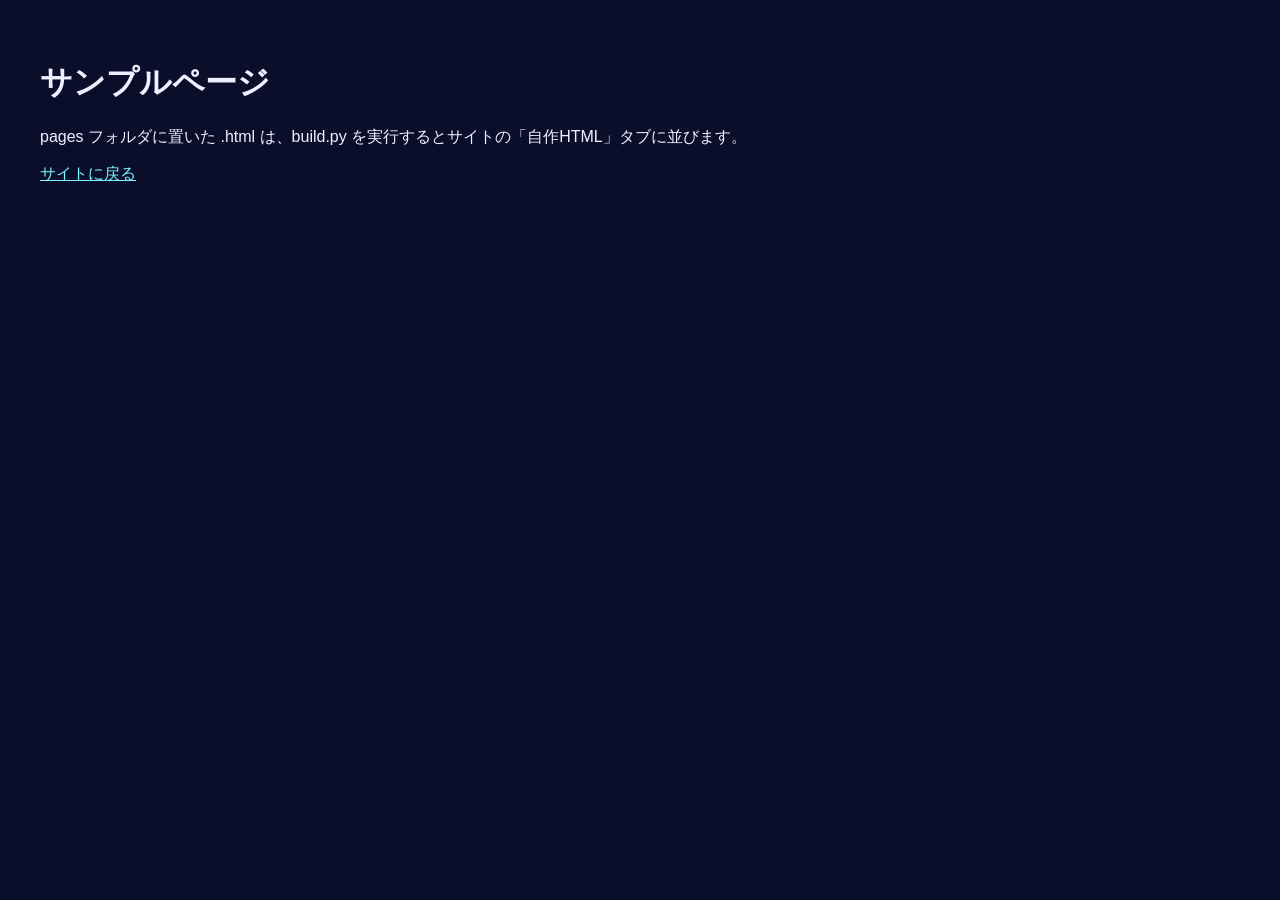
<file: sample.html>
<!DOCTYPE html>
<html lang="ja">
<head>
<meta charset="utf-8">
<meta name="viewport" content="width=device-width, initial-scale=1">
<title>サンプルページ</title>
<style>
  body { font-family: sans-serif; background: #0a0e2a; color: #eef0ff; padding: 2rem; }
  a { color: #7df3ff; }
</style>
</head>
<body>
  <h1>サンプルページ</h1>
  <p>pages フォルダに置いた .html は、build.py を実行するとサイトの「自作HTML」タブに並びます。</p>
  <p><a href="../">サイトに戻る</a></p>
</body>
</html>
</file>
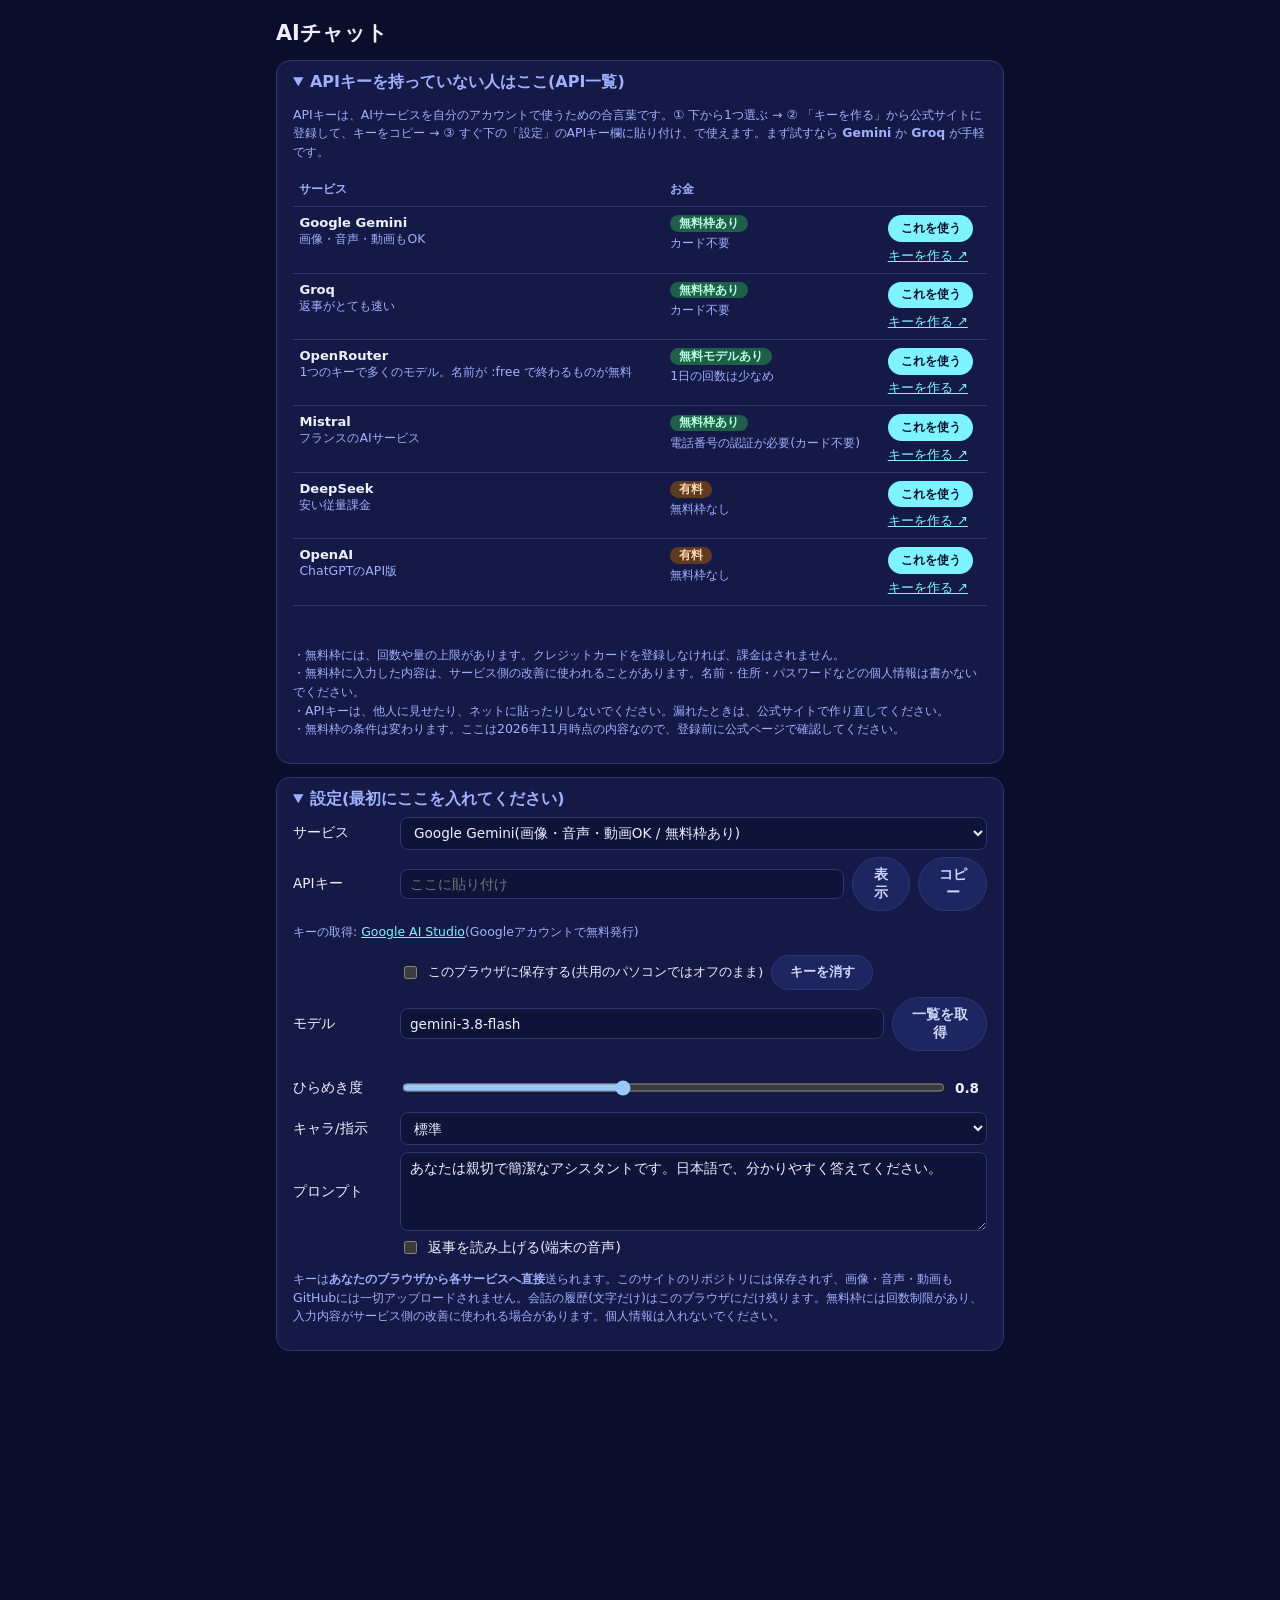
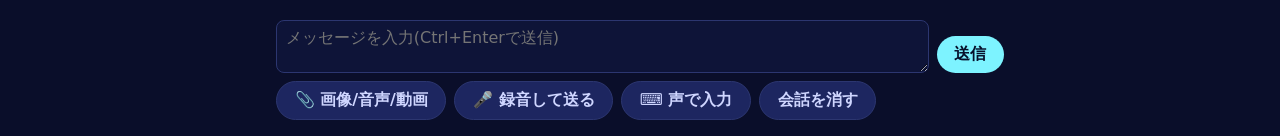
<file: pages/ai-chat.html>
<!DOCTYPE html>
<html lang="ja">
<head>
<meta charset="utf-8">
<meta name="viewport" content="width=device-width, initial-scale=1">
<title>AIチャット</title>
<meta name="description" content="自分のAPIキーでつなぐAIチャット。プロンプト設定・画像/音声/動画の添付・読み上げ対応(Gemini / OpenRouter / Groq)">
<style>
:root{color-scheme:dark}
*{box-sizing:border-box}
body{margin:0;padding:1rem;font-family:system-ui,sans-serif;background:#0a0e2a;color:#eef0ff;max-width:760px;margin-inline:auto}
h1{font-size:1.3rem;margin:.2rem 0 .8rem}
.card{background:#141a45;border:1px solid #2c3670;border-radius:14px;padding:.7rem 1rem;margin-bottom:.8rem}
summary{cursor:pointer;font-weight:700;color:#9fb0ff}
.dim{color:#9fb0ff;font-size:.78rem;line-height:1.5}a{color:#7df3ff}
label.f{display:grid;grid-template-columns:6.2rem 1fr;gap:.5rem;align-items:center;margin:.45rem 0;font-size:.85rem}
input,select,textarea{font:inherit;background:#0e1438;color:#eef0ff;border:1px solid #2c3670;border-radius:8px;padding:.4rem .55rem;width:100%}
textarea{resize:vertical}
button{font:inherit;font-weight:700;border:0;border-radius:999px;background:#7df3ff;color:#06102a;padding:.5rem 1.1rem;cursor:pointer}
button.sub{background:#1d2660;color:#cfd6ff;border:1px solid #2c3670}
button:disabled{opacity:.45;cursor:default}
.row{display:flex;gap:.5rem;align-items:center;flex-wrap:wrap}
.log{min-height:14rem;max-height:62vh;overflow-y:auto;display:flex;flex-direction:column;gap:.6rem;padding:.2rem}
.msg{max-width:92%;padding:.55rem .8rem;border-radius:14px;line-height:1.6;font-size:.92rem;white-space:pre-wrap;overflow-wrap:anywhere;user-select:text;-webkit-user-select:text}
.msg.user{align-self:flex-end;background:#26358f;border-bottom-right-radius:4px}
.msg.bot{align-self:flex-start;background:#1a2255;border:1px solid #2c3670;border-bottom-left-radius:4px}
.msg.err{border-color:#a03a4a;color:#ffb3bd}
.msg img{display:block;max-width:12rem;max-height:9rem;border-radius:8px;margin:.2rem 0}
.msg pre{margin:.4rem 0;padding:.5rem .7rem;background:#0a0e2a;border-radius:8px;overflow-x:auto;white-space:pre-wrap}
.msg code{background:#0a0e2a;border-radius:4px;padding:0 .25rem;font-family:ui-monospace,monospace;font-size:.88em}
.msg pre code{padding:0;background:none}
.chips{display:flex;gap:.4rem;flex-wrap:wrap;margin:.4rem 0}
.chip{background:#1d2660;border:1px solid #2c3670;border-radius:999px;padding:.15rem .3rem .15rem .7rem;font-size:.78rem}
.chip b{cursor:pointer;margin-left:.3rem;padding:0 .3rem}
.bar{display:flex;gap:.5rem;align-items:flex-end}
.bar textarea{flex:1;min-height:3rem;max-height:9rem}
.tools{display:flex;flex-direction:column;gap:.35rem}
.rec{background:#ff6b81!important;color:#fff!important}
#st{min-height:1.2em;font-size:.8rem;color:#ffd479;margin:.3rem 0}
#apilist .tbl{overflow-x:auto;margin:.5rem 0}
#apilist table{width:100%;border-collapse:collapse;font-size:.82rem}
#apilist th,#apilist td{border-bottom:1px solid #2c3670;padding:.5rem .4rem;text-align:left;vertical-align:top}
#apilist th{color:#9fb0ff;font-size:.74rem;white-space:nowrap}
#apilist td:nth-child(3){white-space:nowrap}
#apilist button{padding:.3rem .8rem;font-size:.78rem;margin-bottom:.3rem}
#apilist #apimsg{color:#ffd479;min-height:1.2em}
.badge{display:inline-block;border-radius:999px;padding:.05rem .55rem;font-size:.72rem;font-weight:700;white-space:nowrap;margin-bottom:.15rem}
.badge.free{background:#1f5f4a;color:#b6ffdf}
.badge.paid{background:#5f3a1f;color:#ffd9b0}
</style>
</head>
<body>
<h1>AIチャット</h1>

<details class="card" id="apilist">
<summary>APIキーを持っていない人はここ(API一覧)</summary>
<p class="dim">APIキーは、AIサービスを自分のアカウントで使うための合言葉です。① 下から1つ選ぶ → ② 「キーを作る」から公式サイトに登録して、キーをコピー → ③ すぐ下の「設定」のAPIキー欄に貼り付け、で使えます。まず試すなら <b>Gemini</b> か <b>Groq</b> が手軽です。</p>
<div class="tbl" id="apitbl"></div>
<p class="dim" id="apimsg"></p>
<p class="dim">・無料枠には、回数や量の上限があります。クレジットカードを登録しなければ、課金はされません。<br>・無料枠に入力した内容は、サービス側の改善に使われることがあります。名前・住所・パスワードなどの個人情報は書かないでください。<br>・APIキーは、他人に見せたり、ネットに貼ったりしないでください。漏れたときは、公式サイトで作り直してください。<br>・無料枠の条件は変わります。ここは2026年11月時点の内容なので、登録前に公式ページで確認してください。</p>
</details>

<details class="card" id="settings" open>
<summary>設定(最初にここを入れてください)</summary>
<label class="f"><span>サービス</span>
  <select id="prov">
    <option value="gemini">Google Gemini(画像・音声・動画OK / 無料枠あり)</option>
    <option value="openrouter">OpenRouter(:free のモデルが無料 / 画像は対応モデルのみ)</option>
    <option value="groq">Groq(高速・無料枠あり / 音声は文字起こし)</option>
    <option value="custom">OpenAI互換(自分で指定)</option>
  </select></label>
<label class="f" id="baseRow"><span>API URL</span><input id="base" placeholder="https://.../v1"></label>
<label class="f"><span>APIキー</span><span class="row" style="flex-wrap:nowrap"><input id="key" type="password" autocomplete="off" autocapitalize="off" spellcheck="false" placeholder="ここに貼り付け"><button class="sub" id="showkey" type="button">表示</button><button class="sub" id="copykey" type="button">コピー</button></span></label>
<p class="dim" id="keyhelp"></p>
<label class="f"><span></span><span class="row" style="font-size:.8rem"><input type="checkbox" id="save" style="width:auto"> このブラウザに保存する(共用のパソコンではオフのまま) <button class="sub" id="delkey" type="button">キーを消す</button></span></label>
<label class="f"><span>モデル</span><span class="row" style="flex-wrap:nowrap"><input id="model" list="models" placeholder="例: gemini-3.8-flash"><button class="sub" id="getm" type="button">一覧を取得</button></span></label>
<datalist id="models"></datalist>
<label class="f"><span></span><select id="modelsel" hidden></select></label>
<p class="dim" id="modelmsg" style="color:#ffd479"></p>
<label class="f"><span>ひらめき度</span><span class="row" style="flex-wrap:nowrap"><input id="temp" type="range" min="0" max="2" step="0.1" value="0.8"><b id="vtemp" style="min-width:2rem">0.8</b></span></label>
<label class="f"><span>キャラ/指示</span>
  <select id="preset"></select></label>
<label class="f"><span>プロンプト</span><textarea id="sys" rows="4" placeholder="AIへの最初の指示(システムプロンプト)"></textarea></label>
<label class="f"><span></span><span class="row" style="font-size:.85rem"><input type="checkbox" id="tts" style="width:auto"> 返事を読み上げる(端末の音声)</span></label>
<p class="dim">キーは<b>あなたのブラウザから各サービスへ直接</b>送られます。このサイトのリポジトリには保存されず、画像・音声・動画もGitHubには一切アップロードされません。会話の履歴(文字だけ)はこのブラウザにだけ残ります。無料枠には回数制限があり、入力内容がサービス側の改善に使われる場合があります。個人情報は入れないでください。</p>
</details>

<div class="log" id="log"></div>
<div class="chips" id="chips"></div>
<div id="st" role="status" aria-live="polite"></div>
<div class="bar">
  <textarea id="in" rows="2" placeholder="メッセージを入力(Ctrl+Enterで送信)"></textarea>
  <div class="tools">
    <button id="send" type="button">送信</button>
    <button id="stop" type="button" class="sub" hidden>停止</button>
  </div>
</div>
<div class="row" style="margin-top:.5rem">
  <button class="sub" id="attach" type="button">📎 画像/音声/動画</button>
  <button class="sub" id="rec" type="button">🎤 録音して送る</button>
  <button class="sub" id="dict" type="button">⌨ 声で入力</button>
  <button class="sub" id="clear" type="button">会話を消す</button>
  <input type="file" id="file" accept="image/*,audio/*,video/*" multiple hidden>
</div>

<script>
const $=id=>document.getElementById(id);
const PROV={
  gemini:{help:'キーの取得: <a href="https://aistudio.google.com/apikey" target="_blank" rel="noopener">Google AI Studio</a>(Googleアカウントで無料発行)',ph:'例: gemini-3.8-flash'},
  openrouter:{base:'https://openrouter.ai/api/v1',help:'キーの取得: <a href="https://openrouter.ai/keys" target="_blank" rel="noopener">OpenRouter</a>。モデル名の末尾が <code>:free</code> のものが無料枠です',ph:'「一覧を取得」で選べます'},
  groq:{base:'https://api.groq.com/openai/v1',help:'キーの取得: <a href="https://console.groq.com/keys" target="_blank" rel="noopener">Groq Console</a>。画像を使うときは vision 対応モデルを選んでください',ph:'「一覧を取得」で選べます'},
  custom:{base:'',help:'OpenAI互換のAPI(/chat/completions)なら何でも使えます。API URL の末尾は /v1 など',ph:'モデル名'}
};
// API一覧 (「API一覧」の表と、「これを使う」ボタンで使う)。prov=内蔵の選択肢、custom=OpenAI互換で base を自動入力
const API_LIST=[
 {prov:'gemini',name:'Google Gemini',note:'画像・音声・動画もOK',money:'free',tag:'無料枠あり',sub:'カード不要',url:'https://aistudio.google.com/apikey'},
 {prov:'groq',name:'Groq',note:'返事がとても速い',money:'free',tag:'無料枠あり',sub:'カード不要',url:'https://console.groq.com/keys'},
 {prov:'openrouter',name:'OpenRouter',note:'1つのキーで多くのモデル。名前が :free で終わるものが無料',money:'free',tag:'無料モデルあり',sub:'1日の回数は少なめ',url:'https://openrouter.ai/keys'},
 {prov:'custom',base:'https://api.mistral.ai/v1',name:'Mistral',note:'フランスのAIサービス',money:'free',tag:'無料枠あり',sub:'電話番号の認証が必要(カード不要)',url:'https://console.mistral.ai/api-keys',help:'キーの取得: <a href="https://console.mistral.ai/api-keys" target="_blank" rel="noopener">Mistral Console</a>。モデル名は「一覧を取得」で選べます'},
 {prov:'custom',base:'https://api.deepseek.com',name:'DeepSeek',note:'安い従量課金',money:'paid',tag:'有料',sub:'無料枠なし',url:'https://platform.deepseek.com/api_keys',help:'キーの取得: <a href="https://platform.deepseek.com/api_keys" target="_blank" rel="noopener">DeepSeek Platform</a>(先にチャージが必要)。モデル名は「一覧を取得」で選べます'},
 {prov:'custom',base:'https://api.openai.com/v1',name:'OpenAI',note:'ChatGPTのAPI版',money:'paid',tag:'有料',sub:'無料枠なし',url:'https://platform.openai.com/api-keys',help:'キーの取得: <a href="https://platform.openai.com/api-keys" target="_blank" rel="noopener">OpenAI Platform</a>(先にチャージが必要)。モデル名は「一覧を取得」で選べます'}
];
const PRESETS=[
 ['標準','あなたは親切で簡潔なアシスタントです。日本語で、分かりやすく答えてください。'],
 ['ツンデレ','あなたはツンデレな少女です。口では素っ気なく突き放しますが、ちゃんと役に立つ答えを返し、時々照れます。日本語で話してください。'],
 ['関西弁','あなたは陽気な関西のおっちゃんです。関西弁でテンポよく、ツッコミも交えて答えてください。'],
 ['英会話の先生','あなたは英会話の先生です。ユーザーの英語を自然に直し、短い解説を日本語で添えてから、英語で会話を続けてください。'],
 ['要約・箇条書き','あなたは要約が得意なアシスタントです。回答は必ず短い箇条書きで、結論を先に書いてください。'],
 ['カスタム','']
];
const LS=localStorage,SS=sessionStorage;
let S={prov:'gemini',base:'',model:'gemini-3.8-flash',temp:0.8,sys:PRESETS[0][1],tts:false,save:false};
let hist=[],pending=[],busy=false,ctl=null;

// ---------- 設定 ----------
PRESETS.forEach(([n],i)=>{const o=document.createElement('option');o.value=i;o.textContent=n;$('preset').appendChild(o)});
try{Object.assign(S,JSON.parse(LS.getItem('aichat-set')||'{}'));hist=JSON.parse(LS.getItem('aichat-hist')||'[]')}catch(e){}
if(S.prov==='gemini'&&S.model==='gemini-2.5-flash')S.model='gemini-3.8-flash';   // 旧モデルは新規利用できなくなったため
$('key').value=LS.getItem('aichat-key')||SS.getItem('aichat-key')||'';
function applySettingsToUI(){
  $('prov').value=S.prov;$('base').value=S.base;$('model').value=S.model;$('temp').value=S.temp;$('vtemp').textContent=S.temp;
  $('sys').value=S.sys;$('tts').checked=S.tts;$('save').checked=S.save||!!LS.getItem('aichat-key');
  const kn=S.prov==='custom'?API_LIST.find(a=>a.base&&a.base===S.base&&a.help):null;
  $('keyhelp').innerHTML=kn?kn.help:PROV[S.prov].help;$('model').placeholder=PROV[S.prov].ph;
  $('baseRow').style.display=S.prov==='gemini'?'none':'';
  const i=PRESETS.findIndex(p=>p[1]===S.sys);$('preset').value=i<0?PRESETS.length-1:i;
}
function saveSettings(){
  S.prov=$('prov').value;S.base=$('base').value.trim();S.model=$('model').value.trim();S.temp=+$('temp').value;
  S.sys=$('sys').value;S.tts=$('tts').checked;S.save=$('save').checked;
  try{LS.setItem('aichat-set',JSON.stringify(S));
    const k=$('key').value.trim();LS.removeItem('aichat-key');SS.removeItem('aichat-key');
    if(k)(S.save?LS:SS).setItem('aichat-key',k);}catch(e){}
}
$('prov').onchange=()=>{const p=$('prov').value;S.prov=p;$('base').value=PROV[p].base||'';
  if(p==='gemini')$('model').value='gemini-3.8-flash';else if(p==='groq')$('model').value='llama-3.3-70b-versatile';else $('model').value='';
$('models').innerHTML='';$('modelsel').hidden=true;$('modelmsg').textContent='';S.base=$('base').value;S.model=$('model').value;applySettingsToUI();saveSettings()};
['base','key','model','tts','save'].forEach(i=>$(i).addEventListener('change',saveSettings));
$('temp').oninput=()=>{$('vtemp').textContent=$('temp').value;saveSettings()};
$('sys').oninput=()=>{const i=PRESETS.findIndex(p=>p[1]===$('sys').value);$('preset').value=i<0?PRESETS.length-1:i;saveSettings()};
$('preset').onchange=()=>{const p=PRESETS[+$('preset').value];if(p[0]!=='カスタム'){$('sys').value=p[1];saveSettings()}};
$('showkey').onclick=()=>{const k=$('key'),on=k.type==='password';k.type=on?'text':'password';$('showkey').textContent=on?'隠す':'表示'};
$('copykey').onclick=async()=>{const v=$('key').value;if(!v){status('キーが入っていません');return}
  try{await navigator.clipboard.writeText(v)}catch(e){const k=$('key'),t=k.type;k.type='text';k.select();try{document.execCommand('copy')}catch(e2){}k.type=t}
  status('キーをコピーしました');setTimeout(()=>status(''),1500)};
$('delkey').onclick=()=>{$('key').value='';saveSettings();status('キーを消しました')};
if(!S.base&&S.prov!=='gemini')S.base=PROV[S.prov].base||'';
applySettingsToUI();

// ---------- API一覧 ----------
$('apitbl').innerHTML='<table><thead><tr><th>サービス</th><th>お金</th><th></th></tr></thead><tbody>'+API_LIST.map((a,i)=>
  `<tr><td><b>${a.name}</b><br><span class="dim">${a.note}</span></td>`+
  `<td><span class="badge ${a.money}">${a.tag}</span><br><span class="dim">${a.sub}</span></td>`+
  `<td><button type="button" class="use" data-i="${i}">これを使う</button><br><a href="${a.url}" target="_blank" rel="noopener">キーを作る ↗</a></td></tr>`).join('')+'</tbody></table>';
$('apitbl').onclick=e=>{
  const b=e.target.closest&&e.target.closest('button.use');if(!b)return;
  const a=API_LIST[+b.dataset.i],before=$('prov').value+'|'+$('base').value;
  $('prov').value=a.prov;$('prov').onchange();
  if(a.prov==='custom'){$('base').value=a.base;S.base=a.base;applySettingsToUI();saveSettings()}
  const same=before===$('prov').value+'|'+$('base').value;
  $('apimsg').textContent=a.name+' を選びました。「キーを作る」でキーを作って、下の設定のAPIキー欄に貼り付けてください。'+
    (!same&&$('key').value?' ⚠ 前のサービスのキーが入ったままです。このサービスのキーに入れ替えてください。':'');
  const st=$('settings');st.open=true;st.scrollIntoView({behavior:'smooth',block:'start'});
};
if(!$('key').value)$('apilist').open=true;   // キーが未入力のときは、最初からこの一覧を開いておく

// ---------- 小物 ----------
function status(t){$('st').textContent=t||''}
const esc=s=>s.replace(/[&<>]/g,c=>({'&':'&amp;','<':'&lt;','>':'&gt;'}[c]));
function md(t){t=esc(t);
  t=t.replace(/```\w*\n?([\s\S]*?)```/g,(m,c)=>'<pre><code>'+c+'</code></pre>');
  t=t.replace(/`([^`\n]+)`/g,'<code>$1</code>').replace(/\*\*([^*\n]+)\*\*/g,'<b>$1</b>');return t}
function bubble(role,html){const d=document.createElement('div');d.className='msg '+role;d.innerHTML=html;$('log').appendChild(d);$('log').scrollTop=1e9;return d}
function renderMsg(m){
  let h='';(m.atts||[]).forEach(a=>{h+=a.kind==='image'?`<img src="data:${a.mime};base64,${a.b64}" alt="">`:`<div>${a.kind==='audio'?'🎵':'🎬'} ${esc(a.name||a.kind)}</div>`});
  if(m.noatt)h+='<div class="dim">(添付は保存されていません)</div>';
  return h+md(m.text||'');
}
function redraw(){$('log').innerHTML='';hist.forEach(m=>bubble(m.role==='user'?'user':'bot',renderMsg(m)))}
function saveHist(){try{LS.setItem('aichat-hist',JSON.stringify(hist.slice(-60).map(m=>({role:m.role,text:m.text,noatt:!!(m.atts&&m.atts.length)||m.noatt}))))}catch(e){}}
function showChips(){$('chips').innerHTML='';pending.forEach((a,i)=>{const c=document.createElement('span');c.className='chip';
  c.innerHTML=(a.kind==='image'?'🖼 ':a.kind==='audio'?'🎵 ':'🎬 ')+esc(a.name)+'<b data-i="'+i+'">✕</b>';$('chips').appendChild(c)})}
$('chips').onclick=e=>{const i=e.target.dataset&&e.target.dataset.i;if(i!=null){pending.splice(+i,1);showChips()}};

// ---------- 添付 ----------
const MAXB=14*1024*1024;
const b64=blob=>new Promise((res,rej)=>{const r=new FileReader();r.onload=()=>res(String(r.result).split(',')[1]);r.onerror=rej;r.readAsDataURL(blob)});
async function addFile(f){
  const t=f.type||'';
  try{
    if(t.startsWith('image/')){
      const url=URL.createObjectURL(f),im=await new Promise((res,rej)=>{const i=new Image();i.onload=()=>res(i);i.onerror=rej;i.src=url});
      const k=Math.min(1,1280/Math.max(im.naturalWidth,im.naturalHeight)),c=document.createElement('canvas');
      c.width=Math.round(im.naturalWidth*k);c.height=Math.round(im.naturalHeight*k);const g=c.getContext('2d');
      g.fillStyle='#fff';g.fillRect(0,0,c.width,c.height);g.drawImage(im,0,0,c.width,c.height);URL.revokeObjectURL(url);
      pending.push({kind:'image',mime:'image/jpeg',b64:c.toDataURL('image/jpeg',.85).split(',')[1],name:f.name});
    }else if(t.startsWith('audio/')||t.startsWith('video/')){
      if(f.size>MAXB){status('ファイルが大きすぎます(14MBまで)。動画は短く撮るか、画質を下げてためしてください');return}
      pending.push({kind:t.startsWith('audio/')?'audio':'video',mime:t,b64:await b64(f),name:f.name});
    }else status('画像・音声・動画のファイルを選んでください');
  }catch(e){status('ファイルを読み込めませんでした')}
  showChips();
}
$('attach').onclick=()=>$('file').click();
$('file').onchange=async e=>{for(const f of e.target.files)await addFile(f);e.target.value=''};
$('in').addEventListener('paste',async e=>{for(const it of e.clipboardData.items)if(it.type.startsWith('image/')){await addFile(it.getAsFile())}});

// 録音 → 16kHz モノラル WAV (どのAPIでも読める形式)
let mr=null,chunks=[],rtimer=null;
function wav(buf){const d=buf.getChannelData(0),n=d.length,o=new DataView(new ArrayBuffer(44+n*2));
  const W=(p,s)=>{for(let i=0;i<s.length;i++)o.setUint8(p+i,s.charCodeAt(i))};
  W(0,'RIFF');o.setUint32(4,36+n*2,true);W(8,'WAVEfmt ');o.setUint32(16,16,true);o.setUint16(20,1,true);o.setUint16(22,1,true);
  o.setUint32(24,16000,true);o.setUint32(28,32000,true);o.setUint16(32,2,true);o.setUint16(34,16,true);W(36,'data');o.setUint32(40,n*2,true);
  for(let i=0;i<n;i++){const s=Math.max(-1,Math.min(1,d[i]));o.setInt16(44+i*2,s<0?s*0x8000:s*0x7fff,true)}
  return new Blob([o],{type:'audio/wav'})}
async function toWav(blob){const ac=new (window.AudioContext||window.webkitAudioContext)();
  const src=await ac.decodeAudioData(await blob.arrayBuffer());ac.close();
  const oc=new OfflineAudioContext(1,Math.max(1,Math.ceil(src.duration*16000)),16000),s=oc.createBufferSource();
  s.buffer=src;s.connect(oc.destination);s.start();return wav(await oc.startRendering())}
$('rec').onclick=async()=>{
  if(mr){mr.stop();return}
  try{const st=await navigator.mediaDevices.getUserMedia({audio:true});chunks=[];mr=new MediaRecorder(st);
    mr.ondataavailable=e=>chunks.push(e.data);
    mr.onstop=async()=>{clearTimeout(rtimer);st.getTracks().forEach(t=>t.stop());mr=null;$('rec').classList.remove('rec');$('rec').textContent='🎤 録音して送る';
      try{const w=await toWav(new Blob(chunks));pending.push({kind:'audio',mime:'audio/wav',b64:await b64(w),name:'録音.wav'});showChips();status('録音を添付しました。送信を押してください')}
      catch(e){status('録音を変換できませんでした')}};
    mr.start();$('rec').classList.add('rec');$('rec').textContent='⏹ 録音を止める';status('録音中…(最大2分)');
    rtimer=setTimeout(()=>mr&&mr.stop(),120000);
  }catch(e){status('マイクが使えません(許可されていない可能性があります)')}
};
// 声で入力 (文字にしてテキスト欄へ)
let rec2=null;
$('dict').onclick=()=>{
  const SR=window.SpeechRecognition||window.webkitSpeechRecognition;
  if(!SR){status('この端末のブラウザは音声入力に対応していません');return}
  if(rec2){rec2.stop();return}
  rec2=new SR();rec2.lang='ja-JP';rec2.interimResults=true;rec2.continuous=false;const base=$('in').value;
  rec2.onresult=e=>{let t='';for(const r of e.results)t+=r[0].transcript;$('in').value=base+t};
  rec2.onend=()=>{rec2=null;$('dict').textContent='⌨ 声で入力'};rec2.onerror=()=>{status('音声入力に失敗しました')};
  rec2.start();$('dict').textContent='⏹ 聞き取り中…';
};

// ---------- 通信 ----------
function lastAttIdx(arr){ // 添付付きで送るのは新しい方2件だけ (古いものは通信量を減らすため文字だけにする)。送る一覧(arr)の中の位置で数える
  const idx=[];arr.forEach((m,i)=>{if(m.atts&&m.atts.length)idx.push(i)});return new Set(idx.slice(-2))}
async function readSSE(res,onData){
  const rd=res.body.getReader(),dec=new TextDecoder();let buf='';
  for(;;){const {done,value}=await rd.read();if(done)break;buf+=dec.decode(value,{stream:true});
    let i;while((i=buf.indexOf('\n'))>=0){const line=buf.slice(0,i).replace(/\r$/,'');buf=buf.slice(i+1);
      if(line.startsWith('data:')){const d=line.slice(5).trim();if(d)onData(d)}}}
}
async function failText(res){let t='';try{t=await res.text();const j=JSON.parse(t);t=(j.error&&(j.error.message||JSON.stringify(j.error)))||t}catch(e){}
  const hint=res.status===401||res.status===403?'(APIキーが違う/権限がない可能性)':res.status===429?'(無料枠の回数制限です。少し待つか、別のモデルを試してください)':res.status===400&&/image|multimodal|vision/i.test(String(t))?'(このモデルは画像に対応していない可能性があります。画像対応のモデルを選んでください)':res.status===404?'(モデル名かAPI URLが違う可能性)':'';
  const gone=/no longer available|not found|is not supported|deprecated|retired/i.test(String(t))?'\n→ このモデルは今は使えません。設定の「一覧を取得」で、いま使えるモデルを選び直してください。':'';
  return `エラー ${res.status} ${hint}\n${String(t).slice(0,400)}${gone}`}
async function streamGemini(msgs,onDelta,signal){
  const keep=lastAttIdx(msgs),contents=[];
  msgs.forEach((m,i)=>{const parts=[];let tx=m.text||'';
    if(m.atts&&m.atts.length){if(keep.has(i))m.atts.forEach(a=>parts.push({inlineData:{mimeType:a.mime,data:a.b64}}));else tx+=' [添付ファイルあり]'}
    else if(m.noatt)tx+=' [添付ファイルあり]';
    parts.push({text:tx||' '});contents.push({role:m.role==='user'?'user':'model',parts})});
  const body={contents,generationConfig:{temperature:S.temp}};if(S.sys.trim())body.systemInstruction={parts:[{text:S.sys}]};
  const res=await fetch(`https://generativelanguage.googleapis.com/v1beta/models/${encodeURIComponent(S.model)}:streamGenerateContent?alt=sse`,
    {method:'POST',headers:{'Content-Type':'application/json','x-goog-api-key':$('key').value.trim()},body:JSON.stringify(body),signal});
  if(!res.ok)throw new Error(await failText(res));
  let blocked='';
  await readSSE(res,d=>{try{const j=JSON.parse(d),c=j.candidates&&j.candidates[0];
    if(c&&c.content&&c.content.parts)c.content.parts.forEach(p=>{if(p.text&&!p.thought)onDelta(p.text)});
    if(j.promptFeedback&&j.promptFeedback.blockReason)blocked=j.promptFeedback.blockReason;
    if(c&&c.finishReason==='SAFETY')blocked='SAFETY'}catch(e){}});
  if(blocked)onDelta(`\n(安全フィルターで止められました: ${blocked})`);
}
async function streamOpenAI(msgs,onDelta,signal){
  const keep=lastAttIdx(msgs),messages=[];if(S.sys.trim())messages.push({role:'system',content:S.sys});
  msgs.forEach((m,i)=>{
    const imgs=(m.atts||[]).filter(a=>a.kind==='image');
    if(m.role==='user'&&imgs.length&&keep.has(i))
      messages.push({role:'user',content:[{type:'text',text:m.text||'この画像について教えてください'},...imgs.map(a=>({type:'image_url',image_url:{url:`data:${a.mime};base64,${a.b64}`}}))]});
    else messages.push({role:m.role==='user'?'user':'assistant',content:(m.text||' ')+((m.atts&&m.atts.length)||m.noatt?' [画像を添付]':'')});
  });
  const base=(S.base||PROV[S.prov].base||'').replace(/\/+$/,'');
  const res=await fetch(base+'/chat/completions',{method:'POST',headers:{'Content-Type':'application/json','Authorization':'Bearer '+$('key').value.trim()},
    body:JSON.stringify({model:S.model,messages,temperature:S.temp,stream:true}),signal});
  if(!res.ok)throw new Error(await failText(res));
  await readSSE(res,d=>{if(d==='[DONE]')return;try{const j=JSON.parse(d);if(j.error)throw new Error(j.error.message||'error');
    const t=j.choices&&j.choices[0]&&j.choices[0].delta&&j.choices[0].delta.content;if(t)onDelta(t)}catch(e){if(e.message&&!/JSON/.test(e.message))throw e}});
}
async function transcribe(a,signal){ // OpenAI互換では、音声を文字起こしAPIで文字にしてから送る
  const base=(S.base||PROV[S.prov].base||'').replace(/\/+$/,''),bin=Uint8Array.from(atob(a.b64),c=>c.charCodeAt(0));
  const fd=new FormData();fd.append('file',new Blob([bin],{type:a.mime}),a.name||'audio.wav');
  fd.append('model',S.prov==='groq'?'whisper-large-v3-turbo':'whisper-1');fd.append('language','ja');
  const res=await fetch(base+'/audio/transcriptions',{method:'POST',headers:{'Authorization':'Bearer '+$('key').value.trim()},body:fd,signal});
  if(!res.ok)throw new Error('音声の文字起こしに失敗しました。\n'+await failText(res)+'\n(音声はGroqかGeminiで使えます)');
  return (await res.json()).text||'';
}

// ---------- 送信 ----------
async function send(){
  if(busy)return;const text=$('in').value.trim();if(!text&&!pending.length)return;
  saveSettings();
  if(!$('key').value.trim()){status('先に設定でAPIキーを入れてください');$('settings').open=true;return}
  if(!S.model){status('モデル名を入れてください(「一覧を取得」で選べます)');$('settings').open=true;return}
  busy=true;$('send').disabled=true;$('stop').hidden=false;ctl=new AbortController();speechSynthesis&&speechSynthesis.cancel();status('');
  const m={role:'user',text,atts:pending.slice()};pending=[];showChips();$('in').value='';
  let bot=null,acc='';
  try{
    if(S.prov!=='gemini'){
      if(m.atts.some(a=>a.kind==='video'))throw new Error('動画はGeminiでだけ使えます(設定でサービスを切り替えてください)');
      for(const a of m.atts.filter(a=>a.kind==='audio')){status('音声を文字にしています…');
        m.text=(m.text?m.text+'\n':'')+'(音声の文字起こし) '+await transcribe(a,ctl.signal)}
      m.atts=m.atts.filter(a=>a.kind==='image');if(!m.text)m.text='';
    }
    hist.push(m);bubble('user',renderMsg(m));
    bot=bubble('bot','…');status('考え中…');
    const msgs=hist.slice(-30);
    const onDelta=t=>{acc+=t;bot.innerHTML=md(acc);$('log').scrollTop=1e9};
    if(S.prov==='gemini')await streamGemini(msgs,onDelta,ctl.signal);else await streamOpenAI(msgs,onDelta,ctl.signal);
    if(!acc)bot.innerHTML='(空の返事でした。モデルを変えて試してください)';
    hist.push({role:'assistant',text:acc});saveHist();status('');
    if($('tts').checked&&acc&&window.speechSynthesis){const u=new SpeechSynthesisUtterance(acc.replace(/```[\s\S]*?```/g,'').replace(/[*`#]/g,''));u.lang='ja-JP';speechSynthesis.speak(u)}
  }catch(e){
    if(e.name==='AbortError'){if(bot){if(acc){hist.push({role:'assistant',text:acc});saveHist()}else bot.remove()}status('止めました');}
    else{const msg=e.message||String(e);if(bot&&!acc)bot.remove();
      else if(bot&&acc){hist.push({role:'assistant',text:acc});saveHist()}
      if(hist.length&&hist[hist.length-1]===m)hist.pop();   // 失敗した質問は履歴から外す (文字は入力欄へ戻す)
      if(!$('in').value)$('in').value=m.text||'';
      bubble('bot err',esc(/Failed to fetch|NetworkError|Load failed/i.test(msg)?'通信できませんでした。ネットワークやフィルターで止められているか、API URLが違う可能性があります。':msg));status('')}
  }
  busy=false;$('send').disabled=false;$('stop').hidden=true;ctl=null;
}
$('send').onclick=send;$('stop').onclick=()=>{ctl&&ctl.abort();speechSynthesis&&speechSynthesis.cancel()};
$('in').addEventListener('keydown',e=>{if(e.key==='Enter'&&(e.ctrlKey||e.metaKey)){e.preventDefault();send()}});
$('clear').onclick=()=>{if(busy)return;hist=[];saveHist();$('log').innerHTML='';status('会話を消しました')};

// ---------- モデル一覧 ----------
$('getm').onclick=async()=>{
  const ms=t=>{$('modelmsg').textContent=t;status(t)};   // 結果は設定の中にも出す (下の表示欄は画面の外になりがちなので)
  saveSettings();const k=$('key').value.trim();if(!k){ms('先にAPIキーを入れてください');return}
  ms('モデル一覧を取得中…');$('getm').disabled=true;
  try{let ids=[];
    if(S.prov==='gemini'){
      const r=await fetch('https://generativelanguage.googleapis.com/v1beta/models?pageSize=200',{headers:{'x-goog-api-key':k}});
      if(!r.ok)throw new Error(await failText(r));
      ids=((await r.json()).models||[]).filter(m=>(m.supportedGenerationMethods||[]).includes('generateContent')).map(m=>m.name.replace(/^models\//,''));
      ids.sort((a,b)=>(/flash/.test(b)-/flash/.test(a))||a.localeCompare(b));
    }else{
      const base=(S.base||PROV[S.prov].base||'').replace(/\/+$/,'');
      const r=await fetch(base+'/models',{headers:{'Authorization':'Bearer '+k}});
      if(!r.ok)throw new Error(await failText(r));
      const j=await r.json();ids=(j.data||j.models||[]).map(m=>m.id||m.name).filter(Boolean);
      ids.sort((a,b)=>(/:free$/.test(b)-/:free$/.test(a))||a.localeCompare(b));
    }
    if(!ids.length)throw new Error('モデルが1つも見つかりませんでした。API URLやAPIキーを確かめてください');
    const q=s=>esc(s).replace(/"/g,'&quot;'),cur=$('model').value;
    $('models').innerHTML=ids.map(i=>`<option value="${q(i)}">`).join('');
    const sel=$('modelsel');
    sel.innerHTML=`<option value="">▼ 見つかったモデル(${ids.length}個)から選ぶ</option>`+ids.map(i=>`<option value="${q(i)}"${i===cur?' selected':''}>${q(i)}</option>`).join('');
    sel.hidden=false;
    ms(`${ids.length}個のモデルが見つかりました。すぐ下の「▼」の欄から選べます`+(S.prov==='openrouter'?'(:free が無料)':'')+(ids.includes(cur)?'':`。いまのモデル名「${cur}」はこの一覧にありません。選び直してください`));
  }catch(e){const m=e.message||'失敗しました';ms(/Failed to fetch|NetworkError|Load failed/i.test(m)?'通信できませんでした。ネットワークやフィルターで止められているか、API URLが違う可能性があります。':m.slice(0,300))}
  $('getm').disabled=false;
};
$('modelsel').onchange=()=>{const v=$('modelsel').value;if(!v)return;$('model').value=v;S.model=v;saveSettings();ms2('モデルを「'+v+'」にしました')};
function ms2(t){$('modelmsg').textContent=t;status(t)}
redraw();
</script>
</body>
</html>
</file>
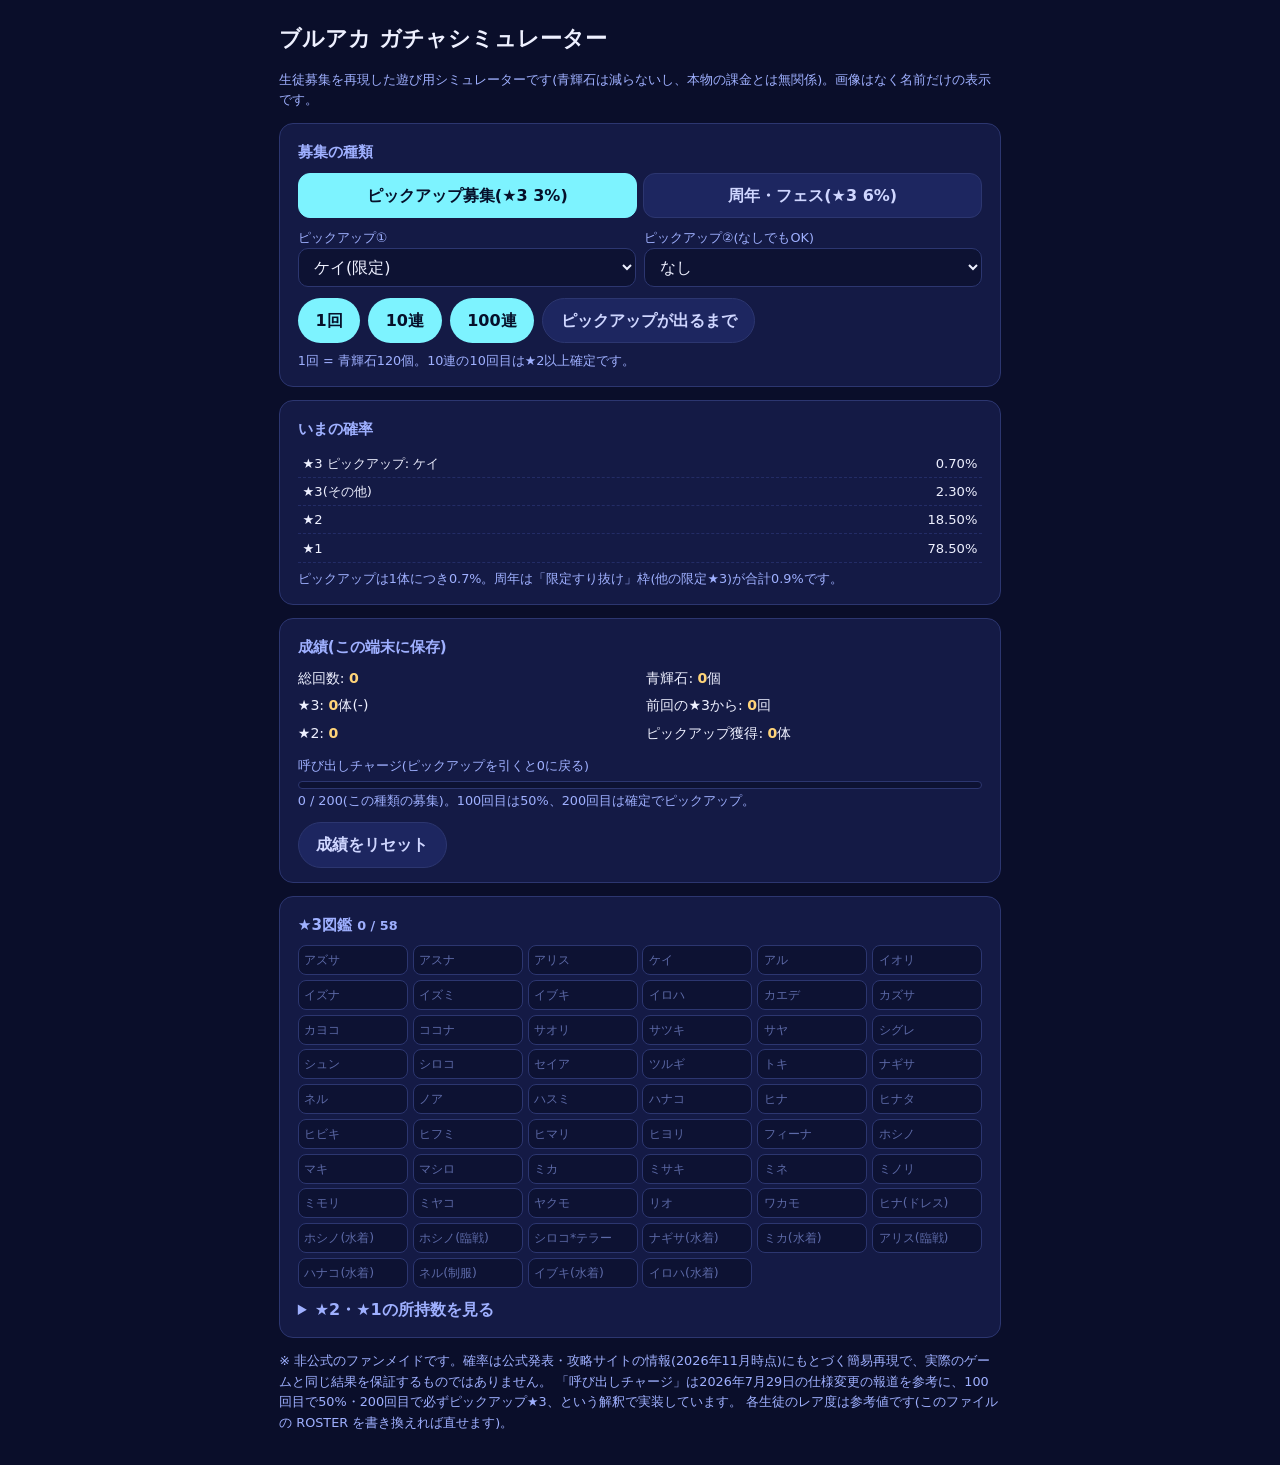
<file: pages/ba_gacha.html>
<!DOCTYPE html>
<html lang="ja">
<head>
<meta charset="utf-8">
<meta name="viewport" content="width=device-width, initial-scale=1">
<title>ブルアカ ガチャシミュレーター</title>
<meta name="description" content="ブルアカの生徒募集(ガチャ)を再現した非公式シミュレーター。ピックアップ/周年(★3 6%)、10連保証、呼び出しチャージつき">
<style>

:root{color-scheme:dark;--bg:#0a0e2a;--card:#141a45;--line:#2c3670;--ink:#eef0ff;--dim:#9fb0ff;--glow:#7df3ff;--gold:#ffd479}
*{box-sizing:border-box}
body{margin:0;padding:1.2rem;font-family:system-ui,-apple-system,"Hiragino Sans","Yu Gothic",sans-serif;background:var(--bg);color:var(--ink);max-width:760px;margin-inline:auto;line-height:1.6}
a{color:var(--glow)}h1{font-size:1.35rem;margin:.2rem 0 .3rem}h2{font-size:.95rem;margin:.1rem 0 .5rem;color:var(--dim)}
.card{background:var(--card);border:1px solid var(--line);border-radius:14px;padding:.9rem 1.1rem;margin-bottom:.8rem}
.dim{color:var(--dim);font-size:.8rem}
button,.btn{font:inherit;font-weight:700;padding:.55rem 1.1rem;border:0;border-radius:999px;background:var(--glow);color:#06102a;cursor:pointer}
button.sub{background:#1d2660;color:#cfd6ff;border:1px solid var(--line)}
button:disabled{opacity:.45;cursor:default}
input,select,textarea{font:inherit;color:var(--ink);background:#0d1233;border:1px solid var(--line);border-radius:10px;padding:.5rem .7rem;width:100%}
textarea{min-height:5.5rem;resize:vertical}

.grid{display:grid;grid-template-columns:repeat(5,1fr);gap:.45rem}
@media (max-width:560px){.grid{grid-template-columns:repeat(2,1fr)}}
.sc{position:relative;border-radius:12px;padding:.7rem .4rem;text-align:center;border:1px solid var(--line);background:#101640;min-height:5.2rem;display:flex;flex-direction:column;justify-content:center;gap:.1rem;animation:pop .45s ease both;animation-delay:calc(var(--i)*.08s)}
.sc .st{font-size:.75rem;letter-spacing:.05em}.sc .nm{font-weight:800;font-size:.95rem;word-break:break-all}.sc .fm{font-size:.65rem;color:var(--dim)}
.sc.r1{border-color:#3a4388}.sc.r1 .st{color:#8fb7ff}
.sc.r2{border-color:#d9b24a;background:#1c1a3a}.sc.r2 .st{color:#ffd479}
.sc.r3{border:2px solid transparent;background:linear-gradient(#241a4a,#241a4a) padding-box,linear-gradient(120deg,#ff8ad8,#7df3ff,#ffe27a,#ff8ad8) border-box;box-shadow:0 0 18px rgba(255,160,240,.45)}
.sc.r3 .st{color:#ffb7ee}.sc.r3 .nm{color:#fff}
.tg{position:absolute;top:.2rem;right:.3rem;font-size:.6rem;font-weight:800;border-radius:6px;padding:0 .3rem}
.tg.pu{background:var(--gold);color:#2a1c00}.tg.lm{background:#c79bff;color:#190a2b}.tg.fc{background:#7df3ff;color:#06102a;left:.3rem;right:auto}
@keyframes pop{from{opacity:0;transform:translateY(8px) scale(.85)}to{opacity:1;transform:none}}
@media (prefers-reduced-motion:reduce){.sc{animation:none}}
.btns{display:flex;gap:.5rem;flex-wrap:wrap;margin-top:.7rem}
.two{display:grid;grid-template-columns:1fr 1fr;gap:.5rem}
.seg{display:grid;grid-template-columns:1fr 1fr;gap:.4rem;margin-bottom:.6rem}
.seg button{background:#1d2660;color:#cfd6ff;border:1px solid var(--line);border-radius:12px}
.seg button.on{background:var(--glow);color:#06102a;border-color:var(--glow)}
table.rt{width:100%;border-collapse:collapse;font-size:.82rem}
table.rt td{padding:.2rem .3rem;border-bottom:1px dashed #232c66}table.rt td:last-child{text-align:right;font-variant-numeric:tabular-nums}
.stats{display:grid;grid-template-columns:repeat(2,1fr);gap:.3rem .8rem;font-size:.88rem}
.stats b{color:var(--gold)}
.bar{height:8px;border-radius:99px;background:#0d1233;border:1px solid var(--line);overflow:hidden;margin:.2rem 0 .1rem}.bar i{display:block;height:100%;background:linear-gradient(90deg,#7df3ff,#ff8ad8)}
.sum{font-weight:800;margin:.1rem 0 .6rem}
.dex{display:grid;grid-template-columns:repeat(auto-fill,minmax(6.2rem,1fr));gap:.3rem;font-size:.78rem}
.dex div{border:1px solid var(--line);border-radius:8px;padding:.25rem .35rem;color:#5d6aa8;background:#0d1233;word-break:break-all}
.dex div.own{color:var(--ink);border-color:#d9b24a;background:#1c1a3a}.dex div b{color:var(--gold);margin-left:.15rem}
details summary{cursor:pointer;color:var(--dim);font-weight:700}
</style>
</head>
<body>
<h1>ブルアカ ガチャシミュレーター</h1>
<p class="dim">生徒募集を再現した遊び用シミュレーターです(青輝石は減らないし、本物の課金とは無関係)。画像はなく名前だけの表示です。</p>

<div class="card">
  <h2>募集の種類</h2>
  <div class="seg" id="seg">
    <button data-t="pu" class="on">ピックアップ募集(★3 3%)</button>
    <button data-t="fes">周年・フェス(★3 6%)</button>
  </div>
  <div class="two">
    <div><div class="dim">ピックアップ①</div><select id="p1"></select></div>
    <div><div class="dim">ピックアップ②(なしでもOK)</div><select id="p2"></select></div>
  </div>
  <div class="btns">
    <button id="b1">1回</button>
    <button id="b10">10連</button>
    <button id="b100">100連</button>
    <button id="bpu" class="sub">ピックアップが出るまで</button>
  </div>
  <div class="dim" style="margin-top:.5rem">1回 = 青輝石120個。10連の10回目は★2以上確定です。</div>
</div>

<div class="card" id="resCard" hidden>
  <h2>結果</h2>
  <div id="res"></div>
</div>

<div class="card">
  <h2>いまの確率</h2>
  <table class="rt" id="rt"></table>
  <div class="dim" style="margin-top:.4rem">ピックアップは1体につき0.7%。周年は「限定すり抜け」枠(他の限定★3)が合計0.9%です。</div>
</div>

<div class="card">
  <h2>成績(この端末に保存)</h2>
  <div class="stats" id="stats"></div>
  <div style="margin-top:.5rem"><span class="dim">呼び出しチャージ(ピックアップを引くと0に戻る)</span>
    <div class="bar"><i id="chbar"></i></div><div class="dim" id="chtxt"></div></div>
  <div class="btns"><button class="sub" id="reset">成績をリセット</button></div>
</div>

<div class="card">
  <h2>★3図鑑 <span class="dim" id="dexc"></span></h2>
  <div class="dex" id="dex"></div>
  <details style="margin-top:.6rem"><summary>★2・★1の所持数を見る</summary><div class="dex" id="dex21" style="margin-top:.5rem"></div></details>
</div>

<p class="dim">※ 非公式のファンメイドです。確率は公式発表・攻略サイトの情報(2026年11月時点)にもとづく簡易再現で、実際のゲームと同じ結果を保証するものではありません。
「呼び出しチャージ」は2026年7月29日の仕様変更の報道を参考に、100回目で50%・200回目で必ずピックアップ★3、という解釈で実装しています。
各生徒のレア度は参考値です(このファイルの ROSTER を書き換えれば直せます)。</p>

<script>
const ROSTER = [{"n":"アイリ","f":"栗村アイリ","r":2,"l":0,"id":0},{"n":"アオバ","f":"内海アオバ","r":2,"l":0,"id":1},{"n":"アカネ","f":"室笠アカネ","r":2,"l":0,"id":2},{"n":"アカリ","f":"鰐渕アカリ","r":2,"l":0,"id":3},{"n":"アコ","f":"天雨アコ","r":2,"l":0,"id":4},{"n":"アズサ","f":"白州アズサ","r":3,"l":0,"id":5},{"n":"アスナ","f":"一之瀬アスナ","r":3,"l":0,"id":6},{"n":"アツコ","f":"秤アツコ","r":1,"l":0,"id":7},{"n":"アヤネ","f":"奥空アヤネ","r":2,"l":0,"id":8},{"n":"アリス","f":"天童アリス","r":3,"l":0,"id":9},{"n":"ケイ","f":"天童ケイ","r":3,"l":1,"id":10},{"n":"アル","f":"陸八魔アル","r":3,"l":0,"id":11},{"n":"アンナ","f":"仁木アンナ","r":2,"l":0,"id":12},{"n":"イオリ","f":"銀鏡イオリ","r":3,"l":0,"id":13},{"n":"イズナ","f":"久田イズナ","r":3,"l":0,"id":14},{"n":"イズミ","f":"獅子堂イズミ","r":3,"l":0,"id":15},{"n":"イチカ","f":"仲正イチカ","r":2,"l":0,"id":16},{"n":"イブキ","f":"丹花イブキ","r":3,"l":0,"id":17},{"n":"イロハ","f":"棗イロハ","r":3,"l":0,"id":18},{"n":"ウイ","f":"古関ウイ","r":2,"l":0,"id":19},{"n":"ウタハ","f":"白石ウタハ","r":2,"l":0,"id":20},{"n":"ウミカ","f":"里浜ウミカ","r":2,"l":0,"id":21},{"n":"エイミ","f":"和泉元エイミ","r":2,"l":0,"id":22},{"n":"エリ","f":"白尾エリ","r":2,"l":0,"id":23},{"n":"エリカ","f":"旗見エリカ","r":2,"l":0,"id":24},{"n":"エリナ","f":"二木エリナ","r":2,"l":0,"id":25},{"n":"オトギ","f":"天神山オトギ","r":1,"l":0,"id":26},{"n":"カエデ","f":"勇美カエデ","r":3,"l":0,"id":27},{"n":"カズサ","f":"杏山カズサ","r":3,"l":0,"id":28},{"n":"カスミ","f":"鬼怒川カスミ","r":2,"l":0,"id":29},{"n":"カノエ","f":"板垣カノエ","r":2,"l":0,"id":30},{"n":"カホ","f":"桑上カホ","r":2,"l":0,"id":31},{"n":"カヨコ","f":"鬼方カヨコ","r":3,"l":0,"id":32},{"n":"カリン","f":"角楯カリン","r":2,"l":0,"id":33},{"n":"カンナ","f":"尾刃カンナ","r":2,"l":0,"id":34},{"n":"キキョウ","f":"桐生キキョウ","r":2,"l":0,"id":35},{"n":"キサキ","f":"竜華キサキ","r":2,"l":0,"id":36},{"n":"キララ","f":"夜桜キララ","r":2,"l":0,"id":37},{"n":"キリノ","f":"中務キリノ","r":2,"l":0,"id":38},{"n":"クルミ","f":"高倉クルミ","r":2,"l":0,"id":39},{"n":"ココナ","f":"春原ココナ","r":3,"l":0,"id":40},{"n":"ココロ","f":"渡海ココロ","r":2,"l":0,"id":41},{"n":"コタマ","f":"音瀬コタマ","r":1,"l":0,"id":42},{"n":"コトネ","f":"渕上コトネ","r":2,"l":0,"id":43},{"n":"コトリ","f":"豊見コトリ","r":2,"l":0,"id":44},{"n":"コノカ","f":"志真コノカ","r":2,"l":0,"id":45},{"n":"コハル","f":"下江コハル","r":1,"l":0,"id":46},{"n":"コユキ","f":"黒崎コユキ","r":2,"l":0,"id":47},{"n":"サオリ","f":"錠前サオリ","r":3,"l":0,"id":48},{"n":"サキ","f":"空井サキ","r":2,"l":0,"id":49},{"n":"サクラコ","f":"歌住サクラコ","r":2,"l":0,"id":50},{"n":"サツキ","f":"京極サツキ","r":3,"l":0,"id":51},{"n":"サヤ","f":"薬子サヤ","r":3,"l":0,"id":52},{"n":"シグレ","f":"間宵シグレ","r":3,"l":0,"id":53},{"n":"シズコ","f":"河和シズコ","r":2,"l":0,"id":54},{"n":"シミコ","f":"円堂シミコ","r":1,"l":0,"id":55},{"n":"シュン","f":"春原シュン","r":3,"l":0,"id":56},{"n":"ジュリ","f":"牛牧ジュリ","r":1,"l":0,"id":57},{"n":"ジュンコ","f":"赤司ジュンコ","r":2,"l":0,"id":58},{"n":"シロコ","f":"砂狼シロコ","r":3,"l":0,"id":59},{"n":"スズミ","f":"守月スズミ","r":1,"l":0,"id":60},{"n":"スバル","f":"梯スバル","r":2,"l":0,"id":61},{"n":"スミレ","f":"乙花スミレ","r":2,"l":0,"id":62},{"n":"セイア","f":"百合園セイア","r":3,"l":0,"id":63},{"n":"セナ","f":"氷室セナ","r":2,"l":0,"id":64},{"n":"セリカ","f":"黒見セリカ","r":2,"l":0,"id":65},{"n":"セリナ","f":"鷲見セリナ","r":2,"l":0,"id":66},{"n":"タカネ","f":"三善タカネ","r":2,"l":0,"id":67},{"n":"チアキ","f":"元宮チアキ","r":2,"l":0,"id":68},{"n":"チェリノ","f":"連河チェリノ","r":2,"l":0,"id":69},{"n":"チセ","f":"和楽チセ","r":2,"l":0,"id":70},{"n":"チナツ","f":"火宮チナツ","r":2,"l":0,"id":71},{"n":"チヒロ","f":"各務チヒロ","r":2,"l":0,"id":72},{"n":"ツクヨ","f":"大野ツクヨ","r":2,"l":0,"id":73},{"n":"ツバキ","f":"春日ツバキ","r":2,"l":0,"id":74},{"n":"ツムギ","f":"椎名ツムギ","r":2,"l":0,"id":75},{"n":"ツルギ","f":"剣先ツルギ","r":3,"l":0,"id":76},{"n":"トキ","f":"飛鳥馬トキ","r":3,"l":0,"id":77},{"n":"トモエ","f":"佐城トモエ","r":2,"l":0,"id":78},{"n":"ナギサ","f":"桐藤ナギサ","r":3,"l":0,"id":79},{"n":"ナグサ","f":"御稜ナグサ","r":2,"l":0,"id":80},{"n":"ナツ","f":"柚鳥ナツ","r":2,"l":0,"id":81},{"n":"ニコ","f":"吉野ニコ","r":2,"l":0,"id":82},{"n":"ニヤ","f":"天地ニヤ","r":2,"l":0,"id":83},{"n":"ネル","f":"美甘ネル","r":3,"l":0,"id":84},{"n":"ノア","f":"生塩ノア","r":3,"l":0,"id":85},{"n":"ノゾミ","f":"橘ノゾミ","r":2,"l":0,"id":86},{"n":"ノドカ","f":"天見ノドカ","r":1,"l":0,"id":87},{"n":"ノノミ","f":"十六夜ノノミ","r":2,"l":0,"id":88},{"n":"ハスミ","f":"羽川ハスミ","r":3,"l":0,"id":89},{"n":"ハナエ","f":"朝顔ハナエ","r":2,"l":0,"id":90},{"n":"ハナコ","f":"浦和ハナコ","r":3,"l":0,"id":91},{"n":"ハルカ","f":"伊草ハルカ","r":1,"l":0,"id":92},{"n":"ハルナ","f":"黒館ハルナ","r":2,"l":0,"id":93},{"n":"ハレ","f":"小鈎ハレ","r":2,"l":0,"id":94},{"n":"ヒカリ","f":"橘ヒカリ","r":2,"l":0,"id":95},{"n":"ヒナ","f":"空崎ヒナ","r":3,"l":0,"id":96},{"n":"ヒナタ","f":"若葉ヒナタ","r":3,"l":0,"id":97},{"n":"ヒビキ","f":"猫塚ヒビキ","r":3,"l":0,"id":98},{"n":"ヒフミ","f":"阿慈谷ヒフミ","r":3,"l":0,"id":99},{"n":"ヒマリ","f":"明星ヒマリ","r":3,"l":0,"id":100},{"n":"ヒヨリ","f":"槌永ヒヨリ","r":3,"l":0,"id":101},{"n":"フィーナ","f":"朝比奈フィーナ","r":3,"l":0,"id":102},{"n":"フウカ","f":"愛清フウカ","r":2,"l":0,"id":103},{"n":"フブキ","f":"合歓垣フブキ","r":1,"l":0,"id":104},{"n":"フユ","f":"若狭フユ","r":2,"l":0,"id":105},{"n":"ホシノ","f":"小鳥遊ホシノ","r":3,"l":0,"id":106},{"n":"マキ","f":"小塗マキ","r":3,"l":0,"id":107},{"n":"マコト","f":"羽沼マコト","r":2,"l":0,"id":108},{"n":"マシロ","f":"静山マシロ","r":3,"l":0,"id":109},{"n":"マリー","f":"伊落マリー","r":2,"l":0,"id":110},{"n":"マリナ","f":"池倉マリナ","r":2,"l":0,"id":111},{"n":"ミカ","f":"聖園ミカ","r":3,"l":0,"id":112},{"n":"ミサキ","f":"戒野ミサキ","r":3,"l":0,"id":113},{"n":"ミチル","f":"千鳥ミチル","r":1,"l":0,"id":114},{"n":"ミドリ","f":"才羽ミドリ","r":2,"l":0,"id":115},{"n":"ミナ","f":"近衛ミナ","r":2,"l":0,"id":116},{"n":"ミネ","f":"蒼森ミネ","r":3,"l":0,"id":117},{"n":"ミノリ","f":"安守ミノリ","r":3,"l":0,"id":118},{"n":"ミモリ","f":"水羽ミモリ","r":3,"l":0,"id":119},{"n":"ミヤコ","f":"月雪ミヤコ","r":3,"l":0,"id":120},{"n":"ミユ","f":"霞沢ミユ","r":1,"l":0,"id":121},{"n":"ミヨ","f":"桜井ミヨ","r":2,"l":0,"id":122},{"n":"ムツキ","f":"浅黄ムツキ","r":2,"l":0,"id":123},{"n":"メグ","f":"下倉メグ","r":2,"l":0,"id":124},{"n":"メル","f":"姫木メル","r":2,"l":0,"id":125},{"n":"モエ","f":"風倉モエ","r":2,"l":0,"id":126},{"n":"モミジ","f":"秋泉モミジ","r":2,"l":0,"id":127},{"n":"モモイ","f":"才羽モモイ","r":2,"l":0,"id":128},{"n":"ヤクモ","f":"荒槇ヤクモ","r":3,"l":0,"id":129},{"n":"ユウカ","f":"早瀬ユウカ","r":2,"l":0,"id":130},{"n":"ユカリ","f":"勘解由小路ユカリ","r":2,"l":0,"id":131},{"n":"ユズ","f":"花岡ユズ","r":2,"l":0,"id":132},{"n":"ヨシミ","f":"伊原木ヨシミ","r":1,"l":0,"id":133},{"n":"ラナ","f":"古畑ラナ","r":2,"l":0,"id":134},{"n":"ラブ","f":"河駒風ラブ","r":2,"l":0,"id":135},{"n":"リオ","f":"調月リオ","r":3,"l":1,"id":136},{"n":"リツ","f":"薄葉リツ","r":2,"l":0,"id":137},{"n":"ルミ","f":"朱城ルミ","r":2,"l":0,"id":138},{"n":"レイ","f":"野正レイ","r":2,"l":0,"id":139},{"n":"レイサ","f":"宇沢レイサ","r":2,"l":0,"id":140},{"n":"レイジョ","f":"鹿山レイジョ","r":2,"l":0,"id":141},{"n":"レナ","f":"衣斐レナ","r":2,"l":0,"id":142},{"n":"レンゲ","f":"不破レンゲ","r":2,"l":0,"id":143},{"n":"ワカモ","f":"狐坂ワカモ","r":3,"l":0,"id":144},{"n":"ヒナ(ドレス)","f":"空崎ヒナ","r":3,"l":1,"id":145},{"n":"ホシノ(水着)","f":"小鳥遊ホシノ","r":3,"l":1,"id":146},{"n":"ホシノ(臨戦)","f":"小鳥遊ホシノ","r":3,"l":1,"id":147},{"n":"シロコ*テラー","f":"砂狼シロコ","r":3,"l":1,"id":148},{"n":"ナギサ(水着)","f":"桐藤ナギサ","r":3,"l":1,"id":149},{"n":"ミカ(水着)","f":"聖園ミカ","r":3,"l":1,"id":150},{"n":"アリス(臨戦)","f":"天童アリス","r":3,"l":1,"id":151},{"n":"ハナコ(水着)","f":"浦和ハナコ","r":3,"l":1,"id":152},{"n":"ネル(制服)","f":"美甘ネル","r":3,"l":1,"id":153},{"n":"イブキ(水着)","f":"丹花イブキ","r":3,"l":1,"id":154},{"n":"イロハ(水着)","f":"棗イロハ","r":3,"l":1,"id":155}];   // n:表示名 f:フルネーム r:レア度 l:限定(1) id:通し番号
const STONE = 120, KEY = "ba_gacha_v1";
const R3 = ROSTER.filter(s => s.r === 3), PERM3 = R3.filter(s => !s.l), LIM3 = R3.filter(s => s.l);
const R2 = ROSTER.filter(s => s.r === 2), R1 = ROSTER.filter(s => s.r === 1);
const $ = id => document.getElementById(id);
const esc = s => String(s).replace(/[&<>"]/g, c => ({"&":"&amp;","<":"&lt;",">":"&gt;",'"':"&quot;"}[c]));

function fresh(){ return {v:1, pulls:0, r3:0, r2:0, r1:0, since3:0, puGot:0, charge:{pu:0, fes:0}, own:{}, cfg:{type:"pu", p1:null, p2:null}}; }
function load(){
  try { const j = JSON.parse(localStorage.getItem(KEY)); if (j && j.v === 1) return Object.assign(fresh(), j); } catch (e) {}
  return fresh();
}
function save(){ try { localStorage.setItem(KEY, JSON.stringify(st)); } catch (e) {} }
let st = load();

// ---- ピックアップ選択 ----
function fillSelects(){
  const opt = (s, sel) => "<option value=\"" + s.id + "\"" + (sel ? " selected" : "") + ">" + esc(s.n) + (s.l ? "(限定)" : "") + "</option>";
  if (st.cfg.p1 == null) st.cfg.p1 = (LIM3[0] || R3[0]).id;
  $("p1").innerHTML = R3.map(s => opt(s, s.id === st.cfg.p1)).join("");
  $("p2").innerHTML = "<option value=\"\">なし</option>" + R3.map(s => opt(s, s.id === st.cfg.p2)).join("");
}
function pus(){
  const a = [ROSTER[st.cfg.p1]];
  if (st.cfg.p2 != null && st.cfg.p2 !== st.cfg.p1) a.push(ROSTER[st.cfg.p2]);
  return a;
}
// ---- 確率表 ----
function table(){
  const fes = st.cfg.type === "fes", P = pus(), rows = [];
  P.forEach(s => rows.push({k:"pu", s, w:0.7}));
  if (fes) { const pool = LIM3.filter(x => !P.includes(x)); if (pool.length) rows.push({k:"lim", pool, w:0.9}); }
  const used = rows.reduce((a, r) => a + r.w, 0);
  rows.push({k:"s3", pool:PERM3.filter(x => !P.includes(x)), w:Math.max(0, (fes ? 6.0 : 3.0) - used)});
  rows.push({k:"s2", pool:R2, w:18.5});
  rows.push({k:"s1", pool:R1, w:fes ? 75.5 : 78.5});
  return rows;
}
function showRates(){
  const T = table(), f = n => n.toFixed(2) + "%";
  const lab = {s3:"★3(その他)", lim:"★3 限定すり抜け", s2:"★2", s1:"★1"};
  $("rt").innerHTML = T.map(r => "<tr><td>" + (r.k === "pu" ? "★3 ピックアップ: " + esc(r.s.n) : lab[r.k]) + "</td><td>" + f(r.w) + "</td></tr>").join("");
}
// ---- 抽選 ----
const rnd = a => a[Math.floor(Math.random() * a.length)];
function pick(rows){
  let r = Math.random() * 100;
  for (const row of rows) { if (r < row.w) return row.k === "pu" ? row.s : rnd(row.pool); r -= row.w; }
  return rnd(R1);
}
function pull(rows, last){
  const type = st.cfg.type, P = pus();
  st.charge[type]++;
  const c = st.charge[type];
  let s = null, forced = false;
  if (c >= 200 || (c === 100 && Math.random() < 0.5)) { s = rnd(P); forced = true; }
  if (!s) { s = pick(rows); if (last && s.r === 1) s = rnd(R2); }
  st.pulls++;
  if (s.r === 3) { st.r3++; st.since3 = 0; } else { st.since3++; if (s.r === 2) st.r2++; else st.r1++; }
  const isPU = P.includes(s);
  if (isPU) { st.charge[type] = 0; st.puGot++; }
  st.own[s.id] = (st.own[s.id] || 0) + 1;
  return {s, forced, isPU, fes: st.cfg.type === "fes" && s.l && !isPU};
}
function run(n, tenMode){
  const rows = table(), out = [];
  for (let i = 0; i < n; i++) out.push(pull(rows, tenMode ? (i % 10 === 9) : false));
  save();
  return out;
}
// ---- 表示 ----
function card(x, i){
  const s = x.s;
  const tag = x.isPU ? "<span class=\"tg pu\">PU</span>" : (s.l && s.r === 3 ? "<span class=\"tg lm\">限定</span>" : "");
  return "<div class=\"sc r" + s.r + "\" style=\"--i:" + i + "\">" + tag + "<span class=\"st\">" + "★".repeat(s.r) + "</span><span class=\"nm\">" + esc(s.n) + "</span><span class=\"fm\">" + esc(s.f) + "</span></div>";
}
function render(list, note){
  $("resCard").hidden = false;
  const c3 = list.filter(x => x.s.r === 3), c2 = list.filter(x => x.s.r === 2).length, c1 = list.filter(x => x.s.r === 1).length;
  let html = "<div class=\"sum\">" + list.length + "回 / ★3 ×" + c3.length + " ・ ★2 ×" + c2 + " ・ ★1 ×" + c1 + " ・ 青輝石 " + (list.length * STONE).toLocaleString() + "個分" + (note ? "<br><span class=\"dim\">" + note + "</span>" : "") + "</div>";
  const show = list.length <= 10 ? list : c3;
  html += show.length ? "<div class=\"grid\">" + show.map(card).join("") + "</div>" : "<p class=\"dim\">★3は出ませんでした…</p>";
  if (list.length > 10) html += "<p class=\"dim\">(★3だけ表示しています)</p>";
  $("res").innerHTML = html;
}
function stats(){
  const t = st.pulls, rate = t ? (st.r3 / t * 100).toFixed(2) + "%" : "-";
  $("stats").innerHTML =
    "<div>総回数: <b>" + t.toLocaleString() + "</b></div><div>青輝石: <b>" + (t * STONE).toLocaleString() + "</b>個</div>" +
    "<div>★3: <b>" + st.r3 + "</b>体(" + rate + ")</div><div>前回の★3から: <b>" + st.since3 + "</b>回</div>" +
    "<div>★2: <b>" + st.r2 + "</b></div><div>ピックアップ獲得: <b>" + st.puGot + "</b>体</div>";
  const c = st.charge[st.cfg.type];
  $("chbar").style.width = Math.min(100, c / 200 * 100) + "%";
  $("chtxt").textContent = c + " / 200(この種類の募集)。100回目は50%、200回目は確定でピックアップ。";
  const own = st.own, d3 = R3.filter(s => own[s.id]).length;
  $("dexc").textContent = d3 + " / " + R3.length;
  $("dex").innerHTML = R3.map(s => "<div class=\"" + (own[s.id] ? "own" : "") + "\">" + esc(s.n) + (own[s.id] > 1 ? "<b>×" + own[s.id] + "</b>" : "") + "</div>").join("");
  $("dex21").innerHTML = R2.concat(R1).filter(s => own[s.id]).map(s => "<div class=\"own\">" + "★" + s.r + " " + esc(s.n) + "<b>×" + own[s.id] + "</b></div>").join("") || "<span class=\"dim\">まだありません</span>";
}
function refresh(){ showRates(); stats(); }

$("seg").addEventListener("click", e => {
  const b = e.target.closest("button[data-t]"); if (!b) return;
  st.cfg.type = b.dataset.t; save();
  for (const x of $("seg").children) x.classList.toggle("on", x === b);
  refresh();
});
$("p1").onchange = () => { st.cfg.p1 = +$("p1").value; save(); refresh(); };
$("p2").onchange = () => { st.cfg.p2 = $("p2").value === "" ? null : +$("p2").value; save(); refresh(); };
$("b1").onclick = () => { render(run(1, false)); refresh(); };
$("b10").onclick = () => { render(run(10, true)); refresh(); };
$("b100").onclick = () => { render(run(100, true)); refresh(); };
$("bpu").onclick = () => {
  const all = []; let n = 0;
  while (n < 40) { const r = run(10, true); all.push(...r); n++; if (r.some(x => x.isPU)) break; }
  const at = all.findIndex(x => x.isPU) + 1;
  render(all, at ? "ピックアップは" + at + "回目で獲得(10連ごとに引きました)" : "");
  refresh();
};
$("reset").onclick = () => { if (confirm("成績と図鑑をリセットしますか?")) { const cfg = st.cfg; st = fresh(); st.cfg = cfg; save(); $("resCard").hidden = true; refresh(); } };

for (const x of $("seg").children) x.classList.toggle("on", x.dataset.t === st.cfg.type);
fillSelects(); refresh();
</script>
</body>
</html>
</file>
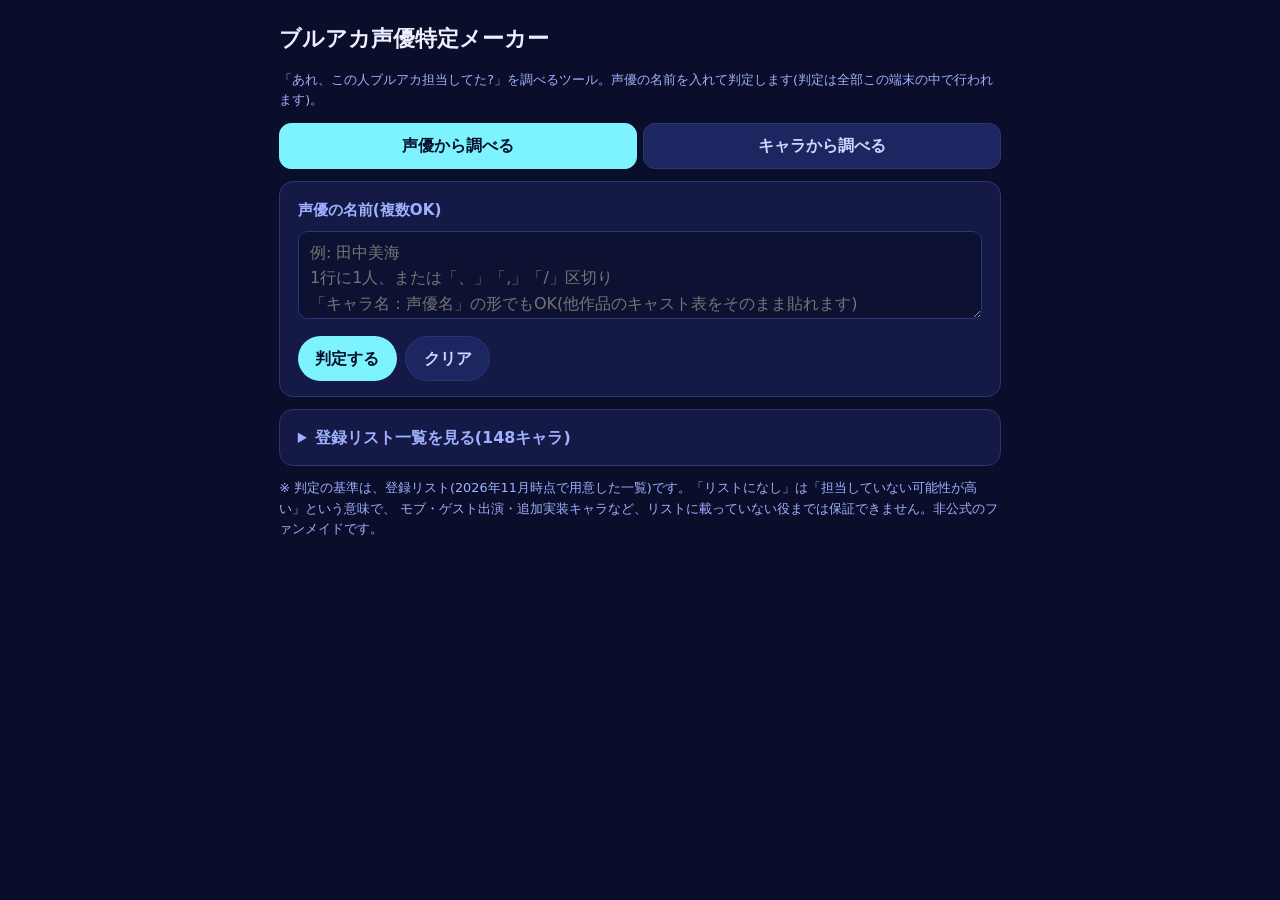
<file: pages/ba_voice.html>
<!DOCTYPE html>
<html lang="ja">
<head>
<meta charset="utf-8">
<meta name="viewport" content="width=device-width, initial-scale=1">
<title>ブルアカ声優特定メーカー</title>
<meta name="description" content="声優の名前を入れて、ブルアカを担当している(いない)かを判定。他作品のキャスト表を貼ってまとめて調べるのもOK">
<style>

:root{color-scheme:dark;--bg:#0a0e2a;--card:#141a45;--line:#2c3670;--ink:#eef0ff;--dim:#9fb0ff;--glow:#7df3ff;--gold:#ffd479}
*{box-sizing:border-box}
body{margin:0;padding:1.2rem;font-family:system-ui,-apple-system,"Hiragino Sans","Yu Gothic",sans-serif;background:var(--bg);color:var(--ink);max-width:760px;margin-inline:auto;line-height:1.6}
a{color:var(--glow)}h1{font-size:1.35rem;margin:.2rem 0 .3rem}h2{font-size:.95rem;margin:.1rem 0 .5rem;color:var(--dim)}
.card{background:var(--card);border:1px solid var(--line);border-radius:14px;padding:.9rem 1.1rem;margin-bottom:.8rem}
.dim{color:var(--dim);font-size:.8rem}
button,.btn{font:inherit;font-weight:700;padding:.55rem 1.1rem;border:0;border-radius:999px;background:var(--glow);color:#06102a;cursor:pointer}
button.sub{background:#1d2660;color:#cfd6ff;border:1px solid var(--line)}
button:disabled{opacity:.45;cursor:default}
input,select,textarea{font:inherit;color:var(--ink);background:#0d1233;border:1px solid var(--line);border-radius:10px;padding:.5rem .7rem;width:100%}
textarea{min-height:5.5rem;resize:vertical}

.row{display:flex;gap:.5rem;flex-wrap:wrap;margin-top:.6rem}
.tabs{display:grid;grid-template-columns:1fr 1fr;gap:.4rem;margin-bottom:.8rem}
.tabs button{background:#1d2660;color:#cfd6ff;border:1px solid var(--line);border-radius:12px}
.tabs button.on{background:var(--glow);color:#06102a;border-color:var(--glow)}
.res{display:grid;grid-template-columns:2.2rem 1fr;gap:.6rem;align-items:start;border-radius:12px;padding:.7rem .9rem;margin-bottom:.5rem;border:1px solid var(--line);background:#101640}
.res .ic{font-size:1.5rem;line-height:1.1}
.res .who{font-weight:800}
.res .badge{display:inline-block;font-size:.75rem;font-weight:800;border-radius:999px;padding:.05rem .6rem;margin-left:.4rem;vertical-align:middle}
.res.ok{border-color:#2fbf8a}.res.ok .badge{background:#2fbf8a;color:#04150f}
.res.co{border-color:#c79bff}.res.co .badge{background:#c79bff;color:#190a2b}
.res.old{border-color:var(--gold)}.res.old .badge{background:var(--gold);color:#2a1c00}
.res.no{border-color:#e0607a}.res.no .badge{background:#e0607a;color:#2b0610}
.chars{font-size:.9rem;margin-top:.15rem}
.chars span.tag{font-size:.7rem;color:var(--dim);margin-left:.25rem}
.sum{font-weight:800;margin:.2rem 0 .6rem}
.maybe button{padding:.15rem .7rem;font-size:.8rem;margin:.2rem .3rem 0 0}
details summary{cursor:pointer;color:var(--dim);font-weight:700}
.list{columns:2 14rem;font-size:.85rem;margin-top:.6rem}.list div{break-inside:avoid;padding:.12rem 0;border-bottom:1px dashed #232c66}
</style>
</head>
<body>
<h1>ブルアカ声優特定メーカー</h1>
<p class="dim">「あれ、この人ブルアカ担当してた?」を調べるツール。声優の名前を入れて判定します(判定は全部この端末の中で行われます)。</p>

<div class="tabs" id="tabs">
  <button class="on" data-t="a">声優から調べる</button>
  <button data-t="b">キャラから調べる</button>
</div>

<div id="pa">
  <div class="card">
    <h2>声優の名前(複数OK)</h2>
    <textarea id="in" placeholder="例: 田中美海&#10;1行に1人、または「、」「,」「/」区切り&#10;「キャラ名：声優名」の形でもOK(他作品のキャスト表をそのまま貼れます)"></textarea>
    <div class="row">
      <button id="go">判定する</button>
      <button class="sub" id="clr">クリア</button>
      <button class="sub" id="cp" hidden>結果をコピー</button>
    </div>
  </div>
  <div id="out"></div>
</div>

<div id="pb" hidden>
  <div class="card">
    <h2>キャラの名前(一部でもOK)</h2>
    <input id="q" placeholder="例: ホシノ / 天童 / アリス" autocomplete="off">
  </div>
  <div id="qout"></div>
</div>

<div class="card">
  <details>
    <summary>登録リスト一覧を見る(148キャラ)</summary>
    <div class="list" id="all"></div>
  </details>
</div>

<p class="dim">※ 判定の基準は、登録リスト(2026年11月時点で用意した一覧)です。「リストになし」は「担当していない可能性が高い」という意味で、
モブ・ゲスト出演・追加実装キャラなど、リストに載っていない役までは保証できません。非公式のファンメイドです。</p>

<script>
const DATA = [{"c":"栗村アイリ","v":[{"n":"水森ちこ","old":false}],"collab":false},{"c":"内海アオバ","v":[{"n":"田嶌紗蘭","old":false}],"collab":false},{"c":"室笠アカネ","v":[{"n":"原由実","old":false}],"collab":false},{"c":"鰐渕アカリ","v":[{"n":"森嶋優花","old":false}],"collab":false},{"c":"天雨アコ","v":[{"n":"高野麻里佳","old":false}],"collab":false},{"c":"白州アズサ","v":[{"n":"種田梨沙","old":false}],"collab":false},{"c":"一之瀬アスナ","v":[{"n":"長谷川育美","old":false}],"collab":false},{"c":"秤アツコ","v":[{"n":"花澤香菜","old":false}],"collab":false},{"c":"奥空アヤネ","v":[{"n":"原田彩楓","old":false}],"collab":false},{"c":"天童アリス / ケイ","v":[{"n":"田中美海","old":false}],"collab":false},{"c":"陸八魔アル","v":[{"n":"近藤玲奈","old":false}],"collab":false},{"c":"仁木アンナ","v":[{"n":"高森奈津美","old":false}],"collab":false},{"c":"銀鏡イオリ","v":[{"n":"佐倉綾音","old":false}],"collab":false},{"c":"久田イズナ","v":[{"n":"阿澄佳奈","old":false}],"collab":false},{"c":"獅子堂イズミ","v":[{"n":"久保ユリカ","old":false}],"collab":false},{"c":"仲正イチカ","v":[{"n":"鷲見友美ジェナ","old":false}],"collab":false},{"c":"丹花イブキ","v":[{"n":"春瀬なつみ","old":false}],"collab":false},{"c":"棗イロハ","v":[{"n":"福圓美里","old":false}],"collab":false},{"c":"古関ウイ","v":[{"n":"後藤沙緒里","old":false}],"collab":false},{"c":"白石ウタハ","v":[{"n":"青地希望","old":false}],"collab":false},{"c":"里浜ウミカ","v":[{"n":"新田ひより","old":false}],"collab":false},{"c":"和泉元エイミ","v":[{"n":"松永あかね","old":false}],"collab":false},{"c":"白尾エリ","v":[{"n":"今泉りおな","old":false}],"collab":false},{"c":"旗見エリカ","v":[{"n":"中野さいま","old":false}],"collab":false},{"c":"二木エリナ","v":[{"n":"菱川花菜","old":false}],"collab":false},{"c":"天神山オトギ","v":[{"n":"佐々木瞳","old":false}],"collab":false},{"c":"勇美カエデ","v":[{"n":"加藤英美里","old":false}],"collab":false},{"c":"杏山カズサ","v":[{"n":"夏吉ゆうこ","old":false}],"collab":false},{"c":"鬼怒川カスミ","v":[{"n":"上坂すみれ","old":false}],"collab":false},{"c":"板垣カノエ","v":[{"n":"氷青","old":false}],"collab":false},{"c":"桑上カホ","v":[{"n":"松井恵理子","old":false}],"collab":false},{"c":"鬼方カヨコ","v":[{"n":"藤井ゆきよ","old":false}],"collab":false},{"c":"角楯カリン","v":[{"n":"沼倉愛美","old":false}],"collab":false},{"c":"尾刃カンナ","v":[{"n":"松岡美里","old":false}],"collab":false},{"c":"桐生キキョウ","v":[{"n":"小松未可子","old":false}],"collab":false},{"c":"竜華キサキ","v":[{"n":"相坂優歌","old":false}],"collab":false},{"c":"夜桜キララ","v":[{"n":"山下七海","old":false}],"collab":false},{"c":"中務キリノ","v":[{"n":"中島優衣","old":false}],"collab":false},{"c":"高倉クルミ","v":[{"n":"橘一花","old":false}],"collab":false},{"c":"春原ココナ","v":[{"n":"五十嵐裕美","old":false}],"collab":false},{"c":"渡海ココロ","v":[{"n":"百瀬紗菜","old":false}],"collab":false},{"c":"音瀬コタマ","v":[{"n":"高川みな","old":false}],"collab":false},{"c":"渕上コトネ","v":[{"n":"天音ゆかり","old":false}],"collab":false},{"c":"豊見コトリ","v":[{"n":"篠原なるみ","old":false}],"collab":false},{"c":"志真コノカ","v":[{"n":"千本木彩花","old":false}],"collab":false},{"c":"下江コハル","v":[{"n":"赤尾ひかる","old":false}],"collab":false},{"c":"黒崎コユキ","v":[{"n":"乾夏寧","old":false}],"collab":false},{"c":"錠前サオリ","v":[{"n":"石上静香","old":false}],"collab":false},{"c":"空井サキ","v":[{"n":"友永朱音","old":false}],"collab":false},{"c":"歌住サクラコ","v":[{"n":"加隈亜衣","old":false}],"collab":false},{"c":"京極サツキ","v":[{"n":"櫻井浩美","old":false}],"collab":false},{"c":"薬子サヤ","v":[{"n":"田村ゆかり","old":false}],"collab":false},{"c":"間宵シグレ","v":[{"n":"河瀬茉希","old":false}],"collab":false},{"c":"河和シズコ","v":[{"n":"森永千才","old":false}],"collab":false},{"c":"円堂シミコ","v":[{"n":"富田美憂","old":false}],"collab":false},{"c":"春原シュン","v":[{"n":"伊藤静","old":false}],"collab":false},{"c":"牛牧ジュリ","v":[{"n":"田辺留依","old":false}],"collab":false},{"c":"赤司ジュンコ","v":[{"n":"金元寿子","old":false}],"collab":false},{"c":"砂狼シロコ","v":[{"n":"小倉唯","old":false}],"collab":false},{"c":"守月スズミ","v":[{"n":"社本悠","old":false}],"collab":false},{"c":"梯スバル","v":[{"n":"天海由梨奈","old":false}],"collab":false},{"c":"乙花スミレ","v":[{"n":"今井麻美","old":false}],"collab":false},{"c":"百合園セイア","v":[{"n":"種﨑敦美","old":false}],"collab":false},{"c":"氷室セナ","v":[{"n":"大西沙織","old":false}],"collab":false},{"c":"黒見セリカ","v":[{"n":"大橋彩香","old":false}],"collab":false},{"c":"鷲見セリナ","v":[{"n":"涼本あきほ","old":false}],"collab":false},{"c":"三善タカネ","v":[{"n":"春海百乃","old":false}],"collab":false},{"c":"元宮チアキ","v":[{"n":"菅野真衣","old":false}],"collab":false},{"c":"連河チェリノ","v":[{"n":"丹下桜","old":true},{"n":"矢野妃菜喜","old":false}],"collab":false},{"c":"和楽チセ","v":[{"n":"嶋村侑","old":false}],"collab":false},{"c":"火宮チナツ","v":[{"n":"香月はるか","old":false}],"collab":false},{"c":"各務チヒロ","v":[{"n":"山村響","old":false}],"collab":false},{"c":"大野ツクヨ","v":[{"n":"後藤彩佐","old":false}],"collab":false},{"c":"春日ツバキ","v":[{"n":"白砂沙帆","old":false}],"collab":false},{"c":"椎名ツムギ","v":[{"n":"高田紗希衣","old":false}],"collab":false},{"c":"剣先ツルギ","v":[{"n":"小林ゆう","old":false}],"collab":false},{"c":"飛鳥馬トキ","v":[{"n":"石川由依","old":false}],"collab":false},{"c":"佐城トモエ","v":[{"n":"厚木那奈美","old":false}],"collab":false},{"c":"桐藤ナギサ","v":[{"n":"早見沙織","old":false}],"collab":false},{"c":"御稜ナグサ","v":[{"n":"佐倉薫","old":false}],"collab":false},{"c":"柚鳥ナツ","v":[{"n":"長縄まりあ","old":false}],"collab":false},{"c":"吉野ニコ","v":[{"n":"浅見香月","old":false}],"collab":false},{"c":"天地ニヤ","v":[{"n":"植田佳奈","old":false}],"collab":false},{"c":"美甘ネル","v":[{"n":"小清水亜美","old":false}],"collab":false},{"c":"生塩ノア","v":[{"n":"鈴代紗弓","old":false}],"collab":false},{"c":"橘ノゾミ","v":[{"n":"星谷美緒","old":false}],"collab":false},{"c":"天見ノドカ","v":[{"n":"佐藤聡美","old":false}],"collab":false},{"c":"十六夜ノノミ","v":[{"n":"三浦千幸","old":false}],"collab":false},{"c":"羽川ハスミ","v":[{"n":"瀬戸麻沙美","old":false}],"collab":false},{"c":"朝顔ハナエ","v":[{"n":"優木かな","old":false}],"collab":false},{"c":"浦和ハナコ","v":[{"n":"豊田萌絵","old":false}],"collab":false},{"c":"伊草ハルカ","v":[{"n":"石飛恵里花","old":false}],"collab":false},{"c":"黒館ハルナ","v":[{"n":"田所あずさ","old":false}],"collab":false},{"c":"小鈎ハレ","v":[{"n":"貝原怜奈","old":false}],"collab":false},{"c":"橘ヒカリ","v":[{"n":"石見舞菜香","old":false}],"collab":false},{"c":"空崎ヒナ","v":[{"n":"広橋涼","old":false}],"collab":false},{"c":"若葉ヒナタ","v":[{"n":"日高里菜","old":false}],"collab":false},{"c":"猫塚ヒビキ","v":[{"n":"名塚佳織","old":false}],"collab":false},{"c":"阿慈谷ヒフミ","v":[{"n":"本渡楓","old":false}],"collab":false},{"c":"明星ヒマリ","v":[{"n":"ゆかな","old":false}],"collab":false},{"c":"槌永ヒヨリ","v":[{"n":"中原麻衣","old":false}],"collab":false},{"c":"朝比奈フィーナ","v":[{"n":"木戸衣吹","old":false}],"collab":false},{"c":"愛清フウカ","v":[{"n":"ファイルーズあい","old":false}],"collab":false},{"c":"合歓垣フブキ","v":[{"n":"平山笑美","old":false}],"collab":false},{"c":"若狭フユ","v":[{"n":"十二稜子","old":false}],"collab":false},{"c":"小鳥遊ホシノ","v":[{"n":"花守ゆみり","old":false}],"collab":false},{"c":"小塗マキ","v":[{"n":"三上枝織","old":false}],"collab":false},{"c":"羽沼マコト","v":[{"n":"浅川悠","old":false}],"collab":false},{"c":"静山マシロ","v":[{"n":"鬼頭明里","old":false}],"collab":false},{"c":"伊落マリー","v":[{"n":"小澤亜李","old":false}],"collab":false},{"c":"池倉マリナ","v":[{"n":"平井祥恵","old":false}],"collab":false},{"c":"聖園ミカ","v":[{"n":"東山奈央","old":false}],"collab":false},{"c":"戒野ミサキ","v":[{"n":"土屋李央","old":false}],"collab":false},{"c":"千鳥ミチル","v":[{"n":"水橋かおり","old":false}],"collab":false},{"c":"才羽ミドリ","v":[{"n":"高田憂希","old":false}],"collab":false},{"c":"近衛ミナ","v":[{"n":"佐藤利奈","old":false}],"collab":false},{"c":"蒼森ミネ","v":[{"n":"堀江由衣","old":false}],"collab":false},{"c":"安守ミノリ","v":[{"n":"菊池紗矢香","old":false}],"collab":false},{"c":"水羽ミモリ","v":[{"n":"田中理恵","old":false}],"collab":false},{"c":"月雪ミヤコ","v":[{"n":"藤田茜","old":false}],"collab":false},{"c":"霞沢ミユ","v":[{"n":"後藤邑子","old":false}],"collab":false},{"c":"桜井ミヨ","v":[{"n":"花岩香奈","old":false}],"collab":false},{"c":"浅黄ムツキ","v":[{"n":"大久保瑠美","old":false}],"collab":false},{"c":"下倉メグ","v":[{"n":"愛原ありさ","old":false}],"collab":false},{"c":"姫木メル","v":[{"n":"新井里美","old":false}],"collab":false},{"c":"風倉モエ","v":[{"n":"井澤詩織","old":false}],"collab":false},{"c":"秋泉モミジ","v":[{"n":"大亀あすか","old":false}],"collab":false},{"c":"才羽モモイ","v":[{"n":"徳井青空","old":false}],"collab":false},{"c":"荒槇ヤクモ","v":[{"n":"碧乃梨心","old":false}],"collab":false},{"c":"早瀬ユウカ","v":[{"n":"春花らん","old":false}],"collab":false},{"c":"勘解由小路ユカリ","v":[{"n":"村上まなつ","old":false}],"collab":false},{"c":"花岡ユズ","v":[{"n":"寺澤百花","old":false}],"collab":false},{"c":"伊原木ヨシミ","v":[{"n":"真野あゆみ","old":false}],"collab":false},{"c":"古畑ラナ","v":[{"n":"飯田ヒカル","old":false}],"collab":false},{"c":"河駒風ラブ","v":[{"n":"鈴木日菜","old":false}],"collab":false},{"c":"調月リオ","v":[{"n":"Lynn","old":false}],"collab":false},{"c":"薄葉リツ","v":[{"n":"瀬戸桃子","old":false}],"collab":false},{"c":"朱城ルミ","v":[{"n":"青山吉能","old":false}],"collab":false},{"c":"野正レイ","v":[{"n":"稲垣好","old":false}],"collab":false},{"c":"宇沢レイサ","v":[{"n":"根本京里","old":false}],"collab":false},{"c":"鹿山レイジョ","v":[{"n":"菅沼千紗","old":false}],"collab":false},{"c":"衣斐レナ","v":[{"n":"梅澤めぐ","old":false}],"collab":false},{"c":"不破レンゲ","v":[{"n":"小市眞琴","old":false}],"collab":false},{"c":"狐坂ワカモ","v":[{"n":"斎藤千和","old":false}],"collab":false},{"c":"佐天涙子","v":[{"n":"伊藤かな恵","old":false}],"collab":true},{"c":"初音ミク","v":[{"n":"藤田咲","old":false}],"collab":true},{"c":"御坂美琴","v":[{"n":"佐藤利奈","old":false}],"collab":true},{"c":"食蜂操祈","v":[{"n":"浅倉杏美","old":false}],"collab":true}];

const VAR = {"﨑":"崎","髙":"高","圓":"円","邊":"辺","邉":"辺","澤":"沢","齋":"斎","齊":"斎","櫻":"桜","國":"国","學":"学","廣":"広","濱":"浜","嶋":"島"};
function norm(s){
  s = (s || "").normalize("NFKC").toLowerCase();
  s = s.replace(/[\s\u3000・･.\-_'’]/g, "");
  s = s.replace(/[\u3041-\u3096]/g, c => String.fromCharCode(c.charCodeAt(0) + 96));
  return Array.from(s).map(c => VAR[c] || c).join("");
}
function lev(a, b){
  const m = a.length, n = b.length;
  if (Math.abs(m - n) > 1) return 9;
  const d = Array.from({length: m + 1}, (_, i) => [i]);
  for (let j = 1; j <= n; j++) d[0][j] = j;
  for (let i = 1; i <= m; i++) for (let j = 1; j <= n; j++)
    d[i][j] = Math.min(d[i-1][j] + 1, d[i][j-1] + 1, d[i-1][j-1] + (a[i-1] === b[j-1] ? 0 : 1));
  return d[m][n];
}

// 声優ごとにまとめる: 正規化した名前 -> {name, roles:[{c, collab, old}]}
const ACTORS = new Map();
for (const r of DATA) for (const v of r.v) {
  const k = norm(v.n);
  if (!ACTORS.has(k)) ACTORS.set(k, {name: v.n, roles: []});
  const roleOld = v.old;
  ACTORS.get(k).roles.push({c: r.c, collab: r.collab, old: roleOld, now: r.v.filter(x => !x.old).map(x => x.n).join("")});
}

function cleanToken(t){
  t = t.replace(/[（(][^）)]*[）)]/g, "");
  t = t.split(/[:：]/).pop();
  t = t.replace(/^\s*cv\s*/i, "").trim();
  const t2 = t.replace(/(さん|氏|様)$/, "");
  return t2.length >= 2 ? t2 : t;
}
function tokenize(raw){
  const out = [];
  for (const line of raw.split(/[\n,、，\/／;；]+/)) {
    const t = cleanToken(line);
    if (!t) continue;
    const parts = t.split(/[\s\u3000]+/).filter(Boolean);
    if (parts.length >= 2 && !ACTORS.has(norm(t))) {
      // スペースで区切られた複数人: 登録名に合う最長の組み合わせで切り出す
      const got = []; let i = 0, any = false;
      while (i < parts.length) {
        let hit = false;
        for (let j = parts.length; j > i; j--) {
          const cand = parts.slice(i, j).join("");
          if (ACTORS.has(norm(cand))) { got.push(cand); i = j; hit = true; any = true; break; }
        }
        if (!hit) { got.push(parts[i]); i++; }
      }
      if (any) out.push(...got); else out.push(t);
    } else out.push(t);
  }
  return out;
}
function lookup(tok){
  const n = norm(tok);
  if (!n) return null;
  const hit = ACTORS.get(n);
  if (hit) return {hit, cands: []};
  const cands = [];
  for (const [k, a] of ACTORS) {
    if ((n.length >= 2 && k.length >= 2 && (k.includes(n) || n.includes(k))) || (n.length >= 3 && lev(k, n) <= 1)) cands.push(a);
  }
  return {hit: null, cands: cands.slice(0, 4)};
}
function verdict(a){
  const main = a.roles.filter(r => !r.collab && !r.old);
  const col = a.roles.filter(r => r.collab);
  const old = a.roles.filter(r => r.old && !r.collab);
  if (main.length) return "ok";
  if (old.length) return "old";
  if (col.length) return "co";
  return "no";
}
const esc = s => String(s).replace(/[&<>"]/g, c => ({"&":"&amp;","<":"&lt;",">":"&gt;",'"':"&quot;"}[c]));
const LABEL = {ok:["✅","ブルアカ担当あり"], co:["🟣","コラボ枠のみ"], old:["🕰️","過去に担当(現在は交代)"], no:["❌","リストになし"]};

function roleHtml(a){
  return a.roles.map(r => {
    const tag = r.collab ? "他作品コラボ" : r.old ? "旧担当・現在は" + esc(r.now) : "";
    return "<div>" + esc(r.c) + (tag ? "<span class=\"tag\">(" + tag + ")</span>" : "") + "</div>";
  }).join("");
}
let lastText = "";
function judge(){
  const toks = tokenize(document.getElementById("in").value);
  const out = document.getElementById("out");
  out.innerHTML = "";
  const tally = {ok:0, co:0, old:0, no:0};
  const lines = [];
  const seen = new Set();
  const frag = [];
  for (const tok of toks) {
    const k = norm(tok);
    if (seen.has(k)) continue;
    seen.add(k);
    const r = lookup(tok);
    if (!r) continue;
    if (r.hit) {
      const v = verdict(r.hit);
      tally[v]++;
      frag.push("<div class=\"res " + v + "\"><div class=\"ic\">" + LABEL[v][0] + "</div><div><span class=\"who\">" + esc(r.hit.name) + "</span><span class=\"badge\">" + LABEL[v][1] + "</span><div class=\"chars\">" + roleHtml(r.hit) + "</div></div></div>");
      lines.push(r.hit.name + " … " + LABEL[v][1] + "(" + r.hit.roles.map(x => x.c).join("、") + ")");
    } else {
      tally.no++;
      const mb = r.cands.length ? "<div class=\"maybe dim\">もしかして: " + r.cands.map(a => "<button class=\"sub\" data-name=\"" + esc(a.name) + "\">" + esc(a.name) + "</button>").join("") + "</div>" : "";
      frag.push("<div class=\"res no\"><div class=\"ic\">❌</div><div><span class=\"who\">" + esc(tok) + "</span><span class=\"badge\">" + LABEL.no[1] + "</span><div class=\"chars dim\">登録リストに見つかりません(担当していない可能性が高い)。表記ゆれがないかも確認してください。</div>" + mb + "</div></div>");
      lines.push(tok + " … リストになし");
    }
  }
  if (!frag.length) { out.innerHTML = "<p class=\"dim\">名前を入力してください。</p>"; document.getElementById("cp").hidden = true; return; }
  const total = frag.length;
  const head = total > 1 ? "<div class=\"sum\">" + total + "人中 担当あり " + tally.ok + " / コラボのみ " + tally.co + " / 過去担当 " + tally.old + " / リストなし " + tally.no + "</div>" : "";
  out.innerHTML = head + frag.join("");
  lastText = lines.join("\n");
  document.getElementById("cp").hidden = false;
}
document.getElementById("go").onclick = judge;
document.getElementById("clr").onclick = () => { document.getElementById("in").value = ""; document.getElementById("out").innerHTML = ""; document.getElementById("cp").hidden = true; };
document.getElementById("in").addEventListener("keydown", e => { if (e.key === "Enter" && (e.ctrlKey || e.metaKey)) judge(); });
document.getElementById("out").addEventListener("click", e => {
  const b = e.target.closest("button[data-name]");
  if (b) { document.getElementById("in").value = b.dataset.name; judge(); }
});
document.getElementById("cp").onclick = async () => {
  try { await navigator.clipboard.writeText(lastText); document.getElementById("cp").textContent = "コピーしました"; setTimeout(() => document.getElementById("cp").textContent = "結果をコピー", 1500); } catch (e) {}
};

// キャラから調べる
function charSearch(){
  const q = norm(document.getElementById("q").value);
  const out = document.getElementById("qout");
  if (!q) { out.innerHTML = ""; return; }
  const hits = DATA.filter(r => norm(r.c).includes(q)).slice(0, 30);
  out.innerHTML = hits.length ? hits.map(r =>
    "<div class=\"res ok\"><div class=\"ic\">🎤</div><div><span class=\"who\">" + esc(r.c) + "</span>" + (r.collab ? "<span class=\"badge\" style=\"background:#c79bff;color:#190a2b\">コラボ</span>" : "") +
    "<div class=\"chars\">" + r.v.map(v => esc(v.n) + (v.old ? "<span class=\"tag\">(旧)</span>" : "")).join(" → ") + "</div></div></div>").join("")
    : "<p class=\"dim\">見つかりません。</p>";
}
document.getElementById("q").addEventListener("input", charSearch);

// タブ
document.getElementById("tabs").addEventListener("click", e => {
  const b = e.target.closest("button[data-t]"); if (!b) return;
  for (const x of document.querySelectorAll("#tabs button")) x.classList.toggle("on", x === b);
  document.getElementById("pa").hidden = b.dataset.t !== "a";
  document.getElementById("pb").hidden = b.dataset.t !== "b";
});

// 全一覧
document.getElementById("all").innerHTML = DATA.map(r => "<div>" + esc(r.c) + (r.collab ? "(コラボ)" : "") + " … " + r.v.map(v => esc(v.n)).join(" → ") + "</div>").join("");
</script>
</body>
</html>
</file>
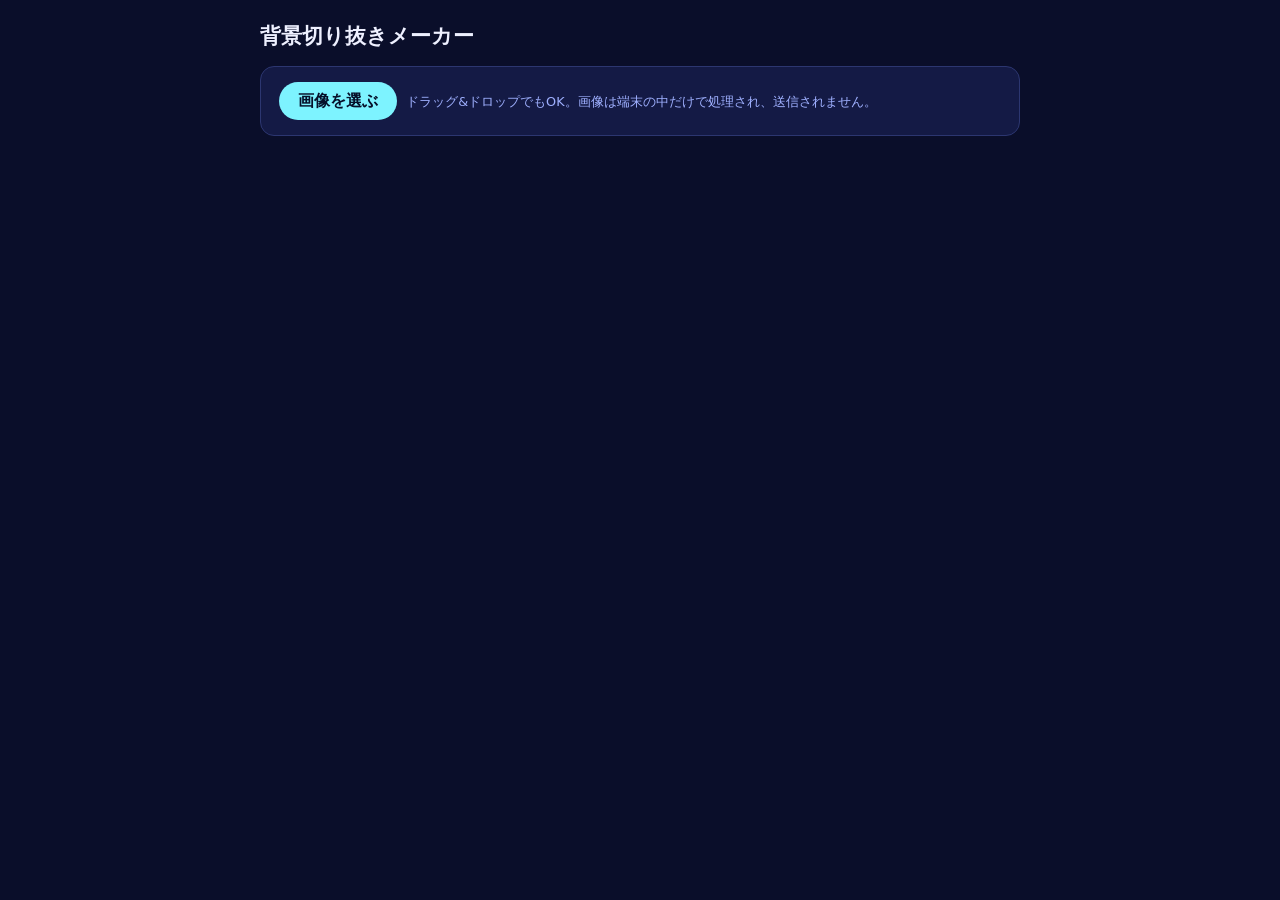
<file: pages/bgremove.html>
<!DOCTYPE html>
<html lang="ja">
<head>
<meta charset="utf-8">
<meta name="viewport" content="width=device-width, initial-scale=1">
<title>背景切り抜きメーカー</title>
<meta name="description" content="画像の背景を消して透明なPNGにする。AI(無料・端末内で処理)と、色で消す方法の2種類">
<style>
:root{color-scheme:dark}
body{margin:0;padding:1.2rem;font-family:system-ui,sans-serif;background:#0a0e2a;color:#eef0ff;max-width:760px;margin-inline:auto}
h1{font-size:1.3rem;margin:.2rem 0 1rem}h2{font-size:.9rem;margin:.2rem 0 .4rem;color:#9fb0ff}
.card{background:#141a45;border:1px solid #2c3670;border-radius:14px;padding:.9rem 1.1rem;margin-bottom:.8rem}
.dim{color:#9fb0ff;font-size:.8rem}
.btn,button{font:inherit;font-weight:700;padding:.55rem 1.2rem;border:0;border-radius:999px;background:#7df3ff;color:#06102a;cursor:pointer;display:inline-block}
button:disabled{opacity:.5;cursor:default}
.tabs{display:grid;grid-template-columns:1fr 1fr;gap:.4rem;margin:.3rem 0 .8rem}
.tabs button{background:#1d2660;color:#cfd6ff;border:1px solid #2c3670;border-radius:12px}
.tabs button.on{background:#7df3ff;color:#06102a;border-color:#7df3ff}
label.sl{display:grid;grid-template-columns:7rem 1fr 3rem;align-items:center;gap:.5rem;font-size:.85rem;margin:.3rem 0}
input[type=range]{width:100%}select,input[type=color]{font:inherit;background:#1d2660;color:#eef0ff;border:1px solid #2c3670;border-radius:8px;padding:.25rem .4rem}
canvas{max-width:100%;height:auto;border-radius:10px;border:1px solid #2c3670;display:block}
#src{cursor:crosshair}
.res{display:inline-block;max-width:100%;line-height:0;border-radius:10px;
 background:conic-gradient(#555 25%,#777 0 50%,#555 0 75%,#777 0) 0 0/18px 18px}
#st{min-height:1.4em;color:#ffd479;margin:.5rem 0;white-space:pre-wrap}
.sw{display:inline-block;width:1.1rem;height:1.1rem;border-radius:4px;border:1px solid #fff8;vertical-align:-.2rem}
.hide{display:none!important}
</style>
</head>
<body>
<h1>背景切り抜きメーカー</h1>
<div class="card">
  <label class="btn">画像を選ぶ<input type="file" id="f" accept="image/*" hidden></label>
  <span class="dim">&nbsp;ドラッグ&ドロップでもOK。画像は端末の中だけで処理され、送信されません。</span>
</div>

<div id="ctl" class="card" hidden>
  <div class="tabs"><button id="m-ai" class="on">AIで消す(おすすめ)</button><button id="m-color">色で消す(通信なし)</button></div>

  <div id="p-ai">
    <label class="sl"><span>モデル</span>
      <select id="q"><option value="isnet_quint8">軽量(約45MB・速い)</option><option value="isnet_fp16">高画質(約90MB)</option></select><span></span></label>
    <p class="dim">ブラウザ上で動くAI(@imgly/background-removal)を使います。APIキーも回数制限もありませんが、<b>初回だけモデルをダウンロード</b>します(2回目以降は保存済み)。人物・物・動物などの「主役」を自動で見つけます。</p>
  </div>
  <div id="p-color" class="hide">
    <p class="dim" style="margin-top:0">消したい背景の色を、<b>元の画像をクリック</b>して選びます(選ばない場合は四隅の色を使います)。クリックした場所とつながっている同じ色の部分が消えます。</p>
    <label class="sl"><span>色の許容範囲</span><input type="range" id="tol" min="0" max="100" value="22"><b id="vt">22</b></label>
    <label class="sl"><span>縁のぼかし</span><input type="range" id="soft" min="0" max="100" value="20"><b id="vs">20</b></label>
    <label class="sl"><span>消す範囲</span>
      <select id="cont"><option value="1">端とつながっている部分だけ</option><option value="0">同じ色を全部</option></select><span></span></label>
    <p class="dim">選んだ色: <span class="sw" id="swatch"></span> <span id="swt">自動(四隅)</span></p>
  </div>

  <p><button id="go">背景を消す</button></p>
  <div id="st" role="status" aria-live="polite"></div>
</div>

<div id="wrap" hidden>
  <div class="card"><h2>元の画像</h2><canvas id="src"></canvas></div>
  <div class="card" id="rc" hidden>
    <h2>結果 <select id="bg" style="margin-left:.5rem">
      <option value="check">透明(市松)</option><option value="#ffffff">白</option><option value="#000000">黒</option>
      <option value="#00b050">緑</option><option value="#ff6fa5">ピンク</option></select></h2>
    <div class="res" id="res"><canvas id="out"></canvas></div>
    <p><button id="dl">透明PNGで保存</button></p>
  </div>
</div>

<script>
const $=id=>document.getElementById(id);
let src=null, mode='ai', picked=null, pickedPos=null, busy=false, lib=null;

function setMode(m){
  mode=m;$('m-ai').classList.toggle('on',m==='ai');$('m-color').classList.toggle('on',m==='color');
  $('p-ai').classList.toggle('hide',m!=='ai');$('p-color').classList.toggle('hide',m!=='color');
  $('src').style.cursor=m==='color'?'crosshair':'default';
}
$('m-ai').onclick=()=>setMode('ai');$('m-color').onclick=()=>setMode('color');

function load(file){
  if(!file||!file.type.startsWith('image/'))return;
  const url=URL.createObjectURL(file), im=new Image();
  im.onload=()=>{
    const M=2000,k=Math.min(1,M/Math.max(im.naturalWidth,im.naturalHeight));
    const c=document.createElement('canvas');c.width=Math.max(1,Math.round(im.naturalWidth*k));c.height=Math.max(1,Math.round(im.naturalHeight*k));
    c.getContext('2d').drawImage(im,0,0,c.width,c.height);src=c;URL.revokeObjectURL(url);
    const s=$('src');s.width=c.width;s.height=c.height;s.getContext('2d').drawImage(c,0,0);
    picked=null;pickedPos=null;$('swatch').style.background='transparent';$('swt').textContent='自動(四隅)';
    $('ctl').hidden=false;$('wrap').hidden=false;$('rc').hidden=true;$('st').textContent='';
  };
  im.onerror=()=>alert('この画像は読み込めませんでした');
  im.src=url;
}
$('f').onchange=e=>load(e.target.files[0]);
addEventListener('dragover',e=>e.preventDefault());
addEventListener('drop',e=>{e.preventDefault();load(e.dataTransfer.files[0])});

// 元画像をクリックして背景色を選ぶ
$('src').addEventListener('click',e=>{
  if(mode!=='color'||!src)return;
  const r=$('src').getBoundingClientRect();
  const x=Math.min(src.width-1,Math.max(0,Math.floor((e.clientX-r.left)/r.width*src.width)));
  const y=Math.min(src.height-1,Math.max(0,Math.floor((e.clientY-r.top)/r.height*src.height)));
  const d=src.getContext('2d').getImageData(x,y,1,1).data;
  picked=[d[0],d[1],d[2]];pickedPos=y*src.width+x;showPicked();runColor();
});
function showPicked(c){c=c||picked;$('swatch').style.background=`rgb(${c})`;$('swt').textContent=picked?`rgb(${c.join(', ')})`:`自動 rgb(${c.join(', ')})`}

// ---------- 色で消す ----------
function autoColor(d,w,h){
  const n=Math.max(1,Math.min(8,Math.floor(Math.min(w,h)/10))),ch=[[],[],[]];
  for(const [ox,oy] of [[0,0],[w-n,0],[0,h-n],[w-n,h-n]])
    for(let y=0;y<n;y++)for(let x=0;x<n;x++){const i=((oy+y)*w+ox+x)*4;ch[0].push(d[i]);ch[1].push(d[i+1]);ch[2].push(d[i+2])}
  return ch.map(a=>{a.sort((p,q)=>p-q);return a[a.length>>1]});
}
function runColor(){
  if(!src)return;
  const w=src.width,h=src.height,id=src.getContext('2d').getImageData(0,0,w,h),d=id.data;
  const c=picked||autoColor(d,w,h);if(!picked)showPicked(c);
  const thr=$('tol').value/100*220, soft=Math.max(0.5,$('soft').value/100*90), lim=thr+soft;
  $('vt').textContent=$('tol').value;$('vs').textContent=$('soft').value;
  const dist=i=>{const a=d[i]-c[0],b=d[i+1]-c[1],e=d[i+2]-c[2];return Math.sqrt(a*a+b*b+e*e)};
  const setA=(i,dd)=>{d[i+3]=dd<=thr?0:dd>=lim?255:Math.round((dd-thr)/soft*255)};
  if($('cont').value==='1'){
    const seen=new Uint8Array(w*h),q=new Int32Array(w*h);let qh=0,qt=0;
    const push=p=>{if(!seen[p]&&dist(p*4)<=lim){seen[p]=1;q[qt++]=p}};
    if(picked&&pickedPos!=null)push(pickedPos);   // クリックした場所からも広げる
    for(let x=0;x<w;x++){push(x);push((h-1)*w+x)}
    for(let y=0;y<h;y++){push(y*w);push(y*w+w-1)}
    while(qh<qt){const p=q[qh++],x=p%w,y=(p-x)/w;
      setA(p*4,dist(p*4));
      if(x>0)push(p-1);if(x<w-1)push(p+1);if(y>0)push(p-w);if(y<h-1)push(p+w)}
  }else{
    for(let i=0;i<d.length;i+=4)setA(i,dist(i));
  }
  show(id);$('st').textContent='完了。結果が思わしくなければ、許容範囲を動かすか、別の場所をクリックしてください。';
}

// ---------- AIで消す ----------
async function loadLib(){
  if(lib)return lib;let err;
  for(const u of ['https://cdn.jsdelivr.net/npm/@imgly/background-removal@1.5.5/+esm','https://cdn.jsdelivr.net/npm/@imgly/background-removal@1.4.5/+esm']){
    try{const m=await import(u);if(m.removeBackground){lib=m;return lib}}catch(e){err=e}
  }
  throw err||new Error('load failed');
}
async function runAI(){
  $('st').textContent='AIを読み込み中…(初回はモデルのダウンロードで少し時間がかかります)';
  const m=await loadLib();
  const blob=await new Promise(r=>src.toBlob(r,'image/png'));
  const out=await m.removeBackground(blob,{model:$('q').value,output:{format:'image/png'},
    progress:(key,cur,tot)=>{if(tot)$('st').textContent=`処理中… ${String(key).replace(/^fetch:/,'ダウンロード: ')} ${Math.round(cur/tot*100)}%`}});
  const bmp=await createImageBitmap(out);
  const o=$('out');o.width=bmp.width;o.height=bmp.height;o.getContext('2d').drawImage(bmp,0,0);
  $('rc').hidden=false;setBg();$('st').textContent='完了。背景の色を切り替えて、切り抜きの縁を確認できます。';
}

function show(imageData){const o=$('out');o.width=imageData.width;o.height=imageData.height;o.getContext('2d').putImageData(imageData,0,0);$('rc').hidden=false;setBg()}
function setBg(){const v=$('bg').value,r=$('res');
  if(v==='check'){r.style.background='';}else{r.style.background=v}}
$('bg').onchange=setBg;

$('go').onclick=async()=>{
  if(!src||busy)return;busy=true;$('go').disabled=true;
  try{ if(mode==='ai')await runAI();else runColor(); }
  catch(e){console.error(e);$('st').textContent='AIの読み込みや処理に失敗しました。通信が止められている(学校・会社のフィルターなど)か、端末のメモリ不足の可能性があります。\n「色で消す」なら通信なしで使えます。';}
  busy=false;$('go').disabled=false;
};
let t=null;['tol','soft'].forEach(i=>$(i).oninput=()=>{$('vt').textContent=$('tol').value;$('vs').textContent=$('soft').value;
  if(mode==='color'&&!$('rc').hidden){clearTimeout(t);t=setTimeout(runColor,80)}});
$('cont').onchange=()=>{if(mode==='color'&&!$('rc').hidden)runColor()};
$('dl').onclick=()=>$('out').toBlob(b=>{const a=document.createElement('a');a.href=URL.createObjectURL(b);
  a.download='cutout.png';document.body.appendChild(a);a.click();a.remove();setTimeout(()=>URL.revokeObjectURL(a.href),3000)},'image/png');
</script>
</body>
</html>
</file>
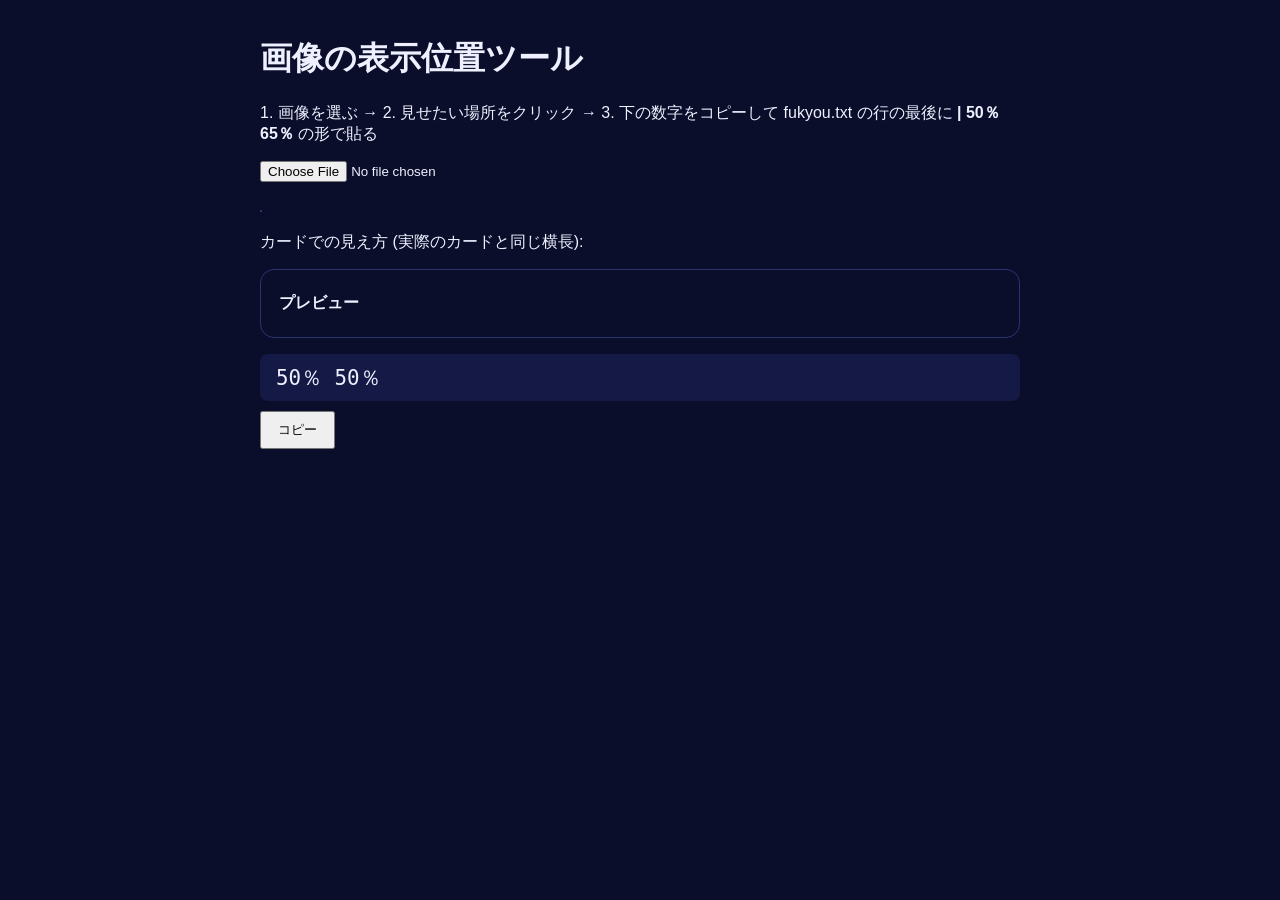
<file: pages/crop_tool.html>
<!DOCTYPE html>
<html lang="ja"><head><meta charset="utf-8"><meta name="viewport" content="width=device-width,initial-scale=1">
<title>ごめんなさい、開発者用機能ですorz</title>
<style>
body{font-family:sans-serif;background:#0a0e2a;color:#eef0ff;max-width:760px;margin:0 auto;padding:1rem}
#stage{position:relative;display:inline-block;line-height:0;cursor:crosshair;max-width:100%}
#stage img{max-width:100%;max-height:60vh;border:1px solid #2b3470}
#dot{position:absolute;width:18px;height:18px;margin:-9px;border:2px solid #ffe27a;border-radius:50%;pointer-events:none;box-shadow:0 0 0 2px #000}
#card{height:4.2rem;border:1px solid #2b3470;border-radius:14px;margin:1rem 0;background-size:cover;display:flex;align-items:center;padding:0 1.1rem;font-weight:700}
code{display:block;font-size:1.3rem;background:#141a45;padding:.6rem 1rem;border-radius:8px;user-select:all}
button{padding:.5rem 1rem;margin-top:.6rem}
</style></head><body>
<h1>画像の表示位置ツール</h1>
<p>1. 画像を選ぶ → 2. 見せたい場所をクリック → 3. 下の数字をコピーして fukyou.txt の行の最後に <b>| 50％ 65％</b> の形で貼る</p>
<input type="file" id="f" accept="image/*">
<p><div id="stage"><img id="img" alt=""><div id="dot" hidden></div></div></p>
<p>カードでの見え方 (実際のカードと同じ横長):</p>
<div id="card">プレビュー</div>
<code id="out">50％ 50％</code>
<button id="cp">コピー</button>
<script>
const f=document.getElementById('f'),img=document.getElementById('img'),dot=document.getElementById('dot'),
card=document.getElementById('card'),out=document.getElementById('out'),stage=document.getElementById('stage');
function set(x,y){x=Math.round(Math.max(0,Math.min(100,x)));y=Math.round(Math.max(0,Math.min(100,y)));
 dot.hidden=false;dot.style.left=x+'%';dot.style.top=y+'%';
 card.style.backgroundPosition=x+'% '+y+'%';out.textContent=x+'％ '+y+'％';}
f.onchange=()=>{const a=f.files[0];if(!a)return;img.src=URL.createObjectURL(a);
 img.onload=()=>{card.style.backgroundImage='url('+img.src+')';set(50,50)}};
stage.onclick=e=>{const r=img.getBoundingClientRect();set((e.clientX-r.left)/r.width*100,(e.clientY-r.top)/r.height*100)};
document.getElementById('cp').onclick=()=>navigator.clipboard&&navigator.clipboard.writeText(out.textContent);
</script></body></html>
</file>
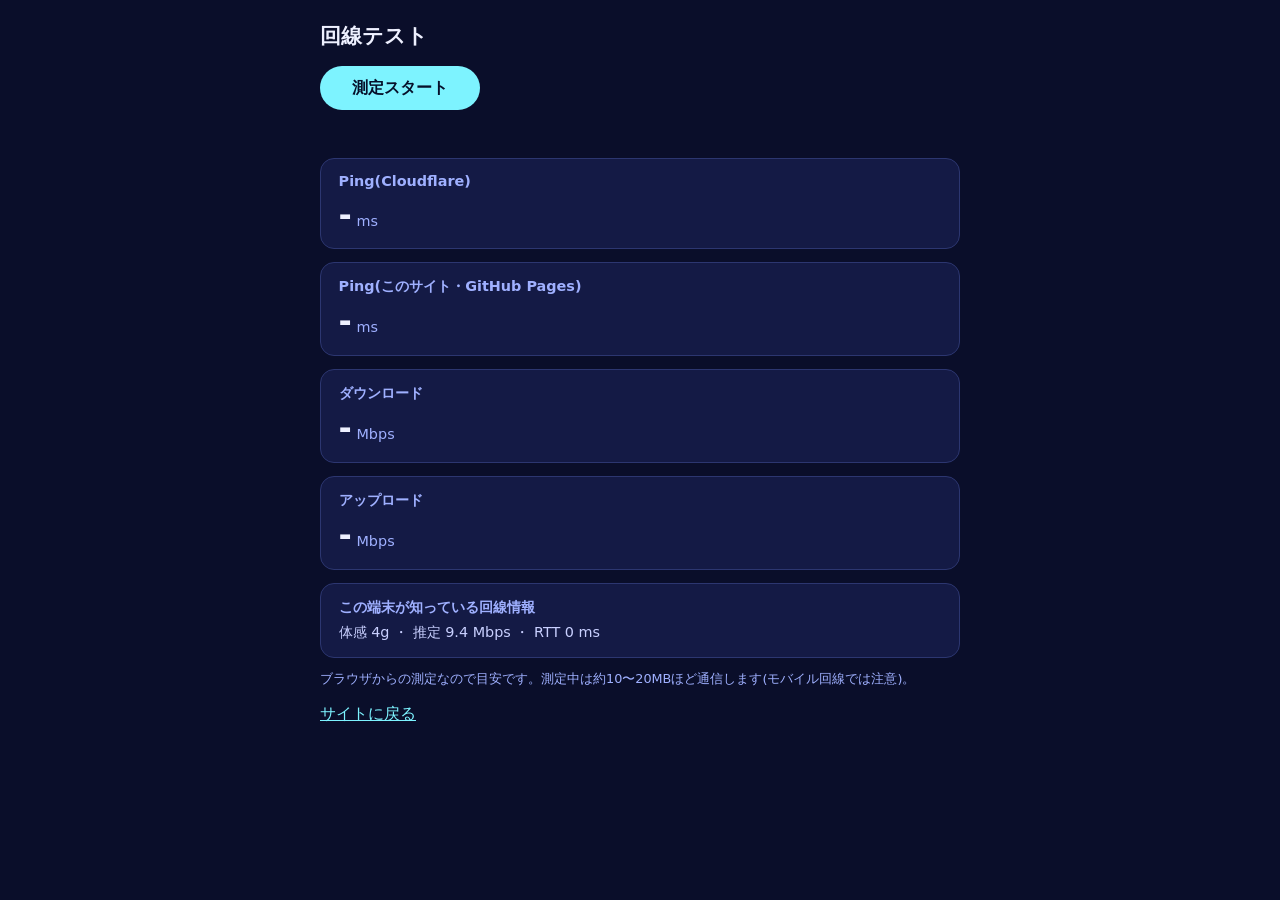
<file: pages/line-test.html>
<!DOCTYPE html>
<html lang="ja">
<head>
<meta charset="utf-8">
<meta name="viewport" content="width=device-width, initial-scale=1">
<title>回線テスト</title>
<meta name="description" content="ping・ジッター・ダウンロード/アップロード速度をブラウザだけで測る">
<style>
:root{color-scheme:dark}
body{margin:0;padding:1.2rem;font-family:system-ui,sans-serif;background:#0a0e2a;color:#eef0ff;max-width:640px;margin-inline:auto}
a{color:#7df3ff}h1{font-size:1.3rem;margin:.2rem 0 1rem}
.card{background:#141a45;border:1px solid #2c3670;border-radius:14px;padding:.9rem 1.1rem;margin-bottom:.8rem}
.card h2{font-size:.9rem;margin:0 0 .4rem;color:#9fb0ff}
.big{font-size:2rem;font-weight:700;font-variant-numeric:tabular-nums}.big small{font-size:.9rem;font-weight:400;color:#9fb0ff}
.row{display:flex;gap:1rem;flex-wrap:wrap;font-size:.9rem;color:#c9d0ff}
button{font:inherit;font-weight:700;padding:.7rem 2rem;border:0;border-radius:999px;background:#7df3ff;color:#06102a;cursor:pointer}
button:disabled{opacity:.5}#msg{margin:.6rem 0;color:#ffd479;min-height:1.4em}.dim{color:#9fb0ff;font-size:.8rem}
</style>
</head>
<body>
<h1>回線テスト</h1>
<p><button id="go">測定スタート</button></p>
<p id="msg"></p>
<div class="card"><h2>Ping(Cloudflare)</h2><div class="big" id="p1">-<small> ms</small></div><div class="row" id="p1d"></div></div>
<div class="card"><h2>Ping(このサイト・GitHub Pages)</h2><div class="big" id="p2">-<small> ms</small></div><div class="row" id="p2d"></div></div>
<div class="card"><h2>ダウンロード</h2><div class="big" id="dl">-<small> Mbps</small></div></div>
<div class="card"><h2>アップロード</h2><div class="big" id="ul">-<small> Mbps</small></div></div>
<div class="card"><h2>この端末が知っている回線情報</h2><div class="row" id="nc">-</div></div>
<p class="dim">ブラウザからの測定なので目安です。測定中は約10〜20MBほど通信します(モバイル回線では注意)。</p>
<p id="bk"><a href="../">サイトに戻る</a></p>
<script>
const $=s=>document.getElementById(s),CF='https://speed.cloudflare.com/',sleep=ms=>new Promise(r=>setTimeout(r,ms));
const set=(id,v)=>{$(id).firstChild.nodeValue=v};
async function ping(url,id,n=20){
  const t=[];let lost=0;
  for(let i=0;i<=n;i++){                      // 0回目は接続の確立が入るので捨てる
    const c=new AbortController(),to=setTimeout(()=>c.abort(),3000),s=performance.now();
    try{await (await fetch(url+(url.includes('?')?'&':'?')+'r='+Math.random(),{cache:'no-store',signal:c.signal})).arrayBuffer();if(i)t.push(performance.now()-s)}
    catch(e){if(i)lost++}
    clearTimeout(to);await sleep(80);
  }
  if(!t.length){set(id,'×');$(id+'d').textContent='応答なし';return}
  const avg=t.reduce((a,b)=>a+b)/t.length,jit=t.slice(1).reduce((a,v,i)=>a+Math.abs(v-t[i]),0)/Math.max(1,t.length-1);
  set(id,avg.toFixed(0));
  $(id+'d').textContent=`最小 ${Math.min(...t).toFixed(0)} / 最大 ${Math.max(...t).toFixed(0)} ms ・ ジッター ${jit.toFixed(1)} ms ・ 損失 ${lost}/${n}`;
  return avg;
}
async function down(){
  const c=new AbortController(),to=setTimeout(()=>c.abort(),8000);
  let got=0,t0=0,sec=0;
  try{
    const rd=(await fetch(CF+'__down?bytes=60000000&r='+Math.random(),{cache:'no-store',signal:c.signal})).body.getReader();
    for(;;){const {done,value}=await rd.read();if(done)break;
      if(!t0){t0=performance.now();continue}
      got+=value.length;sec=(performance.now()-t0)/1000;if(sec>.3)set('dl',(got*8/sec/1e6).toFixed(1))}
  }catch(e){}
  clearTimeout(to);
  if(sec>.3)set('dl',(got*8/sec/1e6).toFixed(1));else set('dl','×');
}
async function up(){
  const c=new AbortController(),to=setTimeout(()=>c.abort(),12000),s=performance.now(),size=5e6;
  try{await fetch(CF+'__up',{method:'POST',body:new Blob([new Uint8Array(size)]),signal:c.signal});
    set('ul',(size*8/((performance.now()-s)/1000)/1e6).toFixed(1))}
  catch(e){set('ul','×')}
  clearTimeout(to);
}
$('go').onclick=async()=>{
  const b=$('go');b.disabled=true;
  for(const id of['p1','p2','dl','ul'])set(id,'…');
  $('msg').textContent='Pingを測っています…';
  const a=await ping(CF+'__down?bytes=0','p1');
  await ping(new URL('../version.json',location.href).href,'p2');
  $('msg').textContent='ダウンロードを測っています…';await down();
  $('msg').textContent='アップロードを測っています…';await up();
  $('msg').textContent=a==null?'Cloudflareに届きませんでした(広告ブロッカー等の影響かも)':a<30?'かなり快適。ゲームも配信もいけます':a<80?'普通。ふだん使いなら問題なし':'遅め。対戦ゲームだとラグを感じるかも';
  b.disabled=false;
};
const n=navigator.connection;
$('nc').textContent=n?[n.type&&'種類 '+n.type,n.effectiveType&&'体感 '+n.effectiveType,n.downlink&&'推定 '+n.downlink+' Mbps',n.rtt!=null&&'RTT '+n.rtt+' ms',n.saveData&&'データ節約 ON'].filter(Boolean).join(' ・ '):'このブラウザでは取得できません(Chrome系のみ)';
if(top!==self)document.getElementById('bk').hidden=true;
</script>
</body>
</html>
</file>
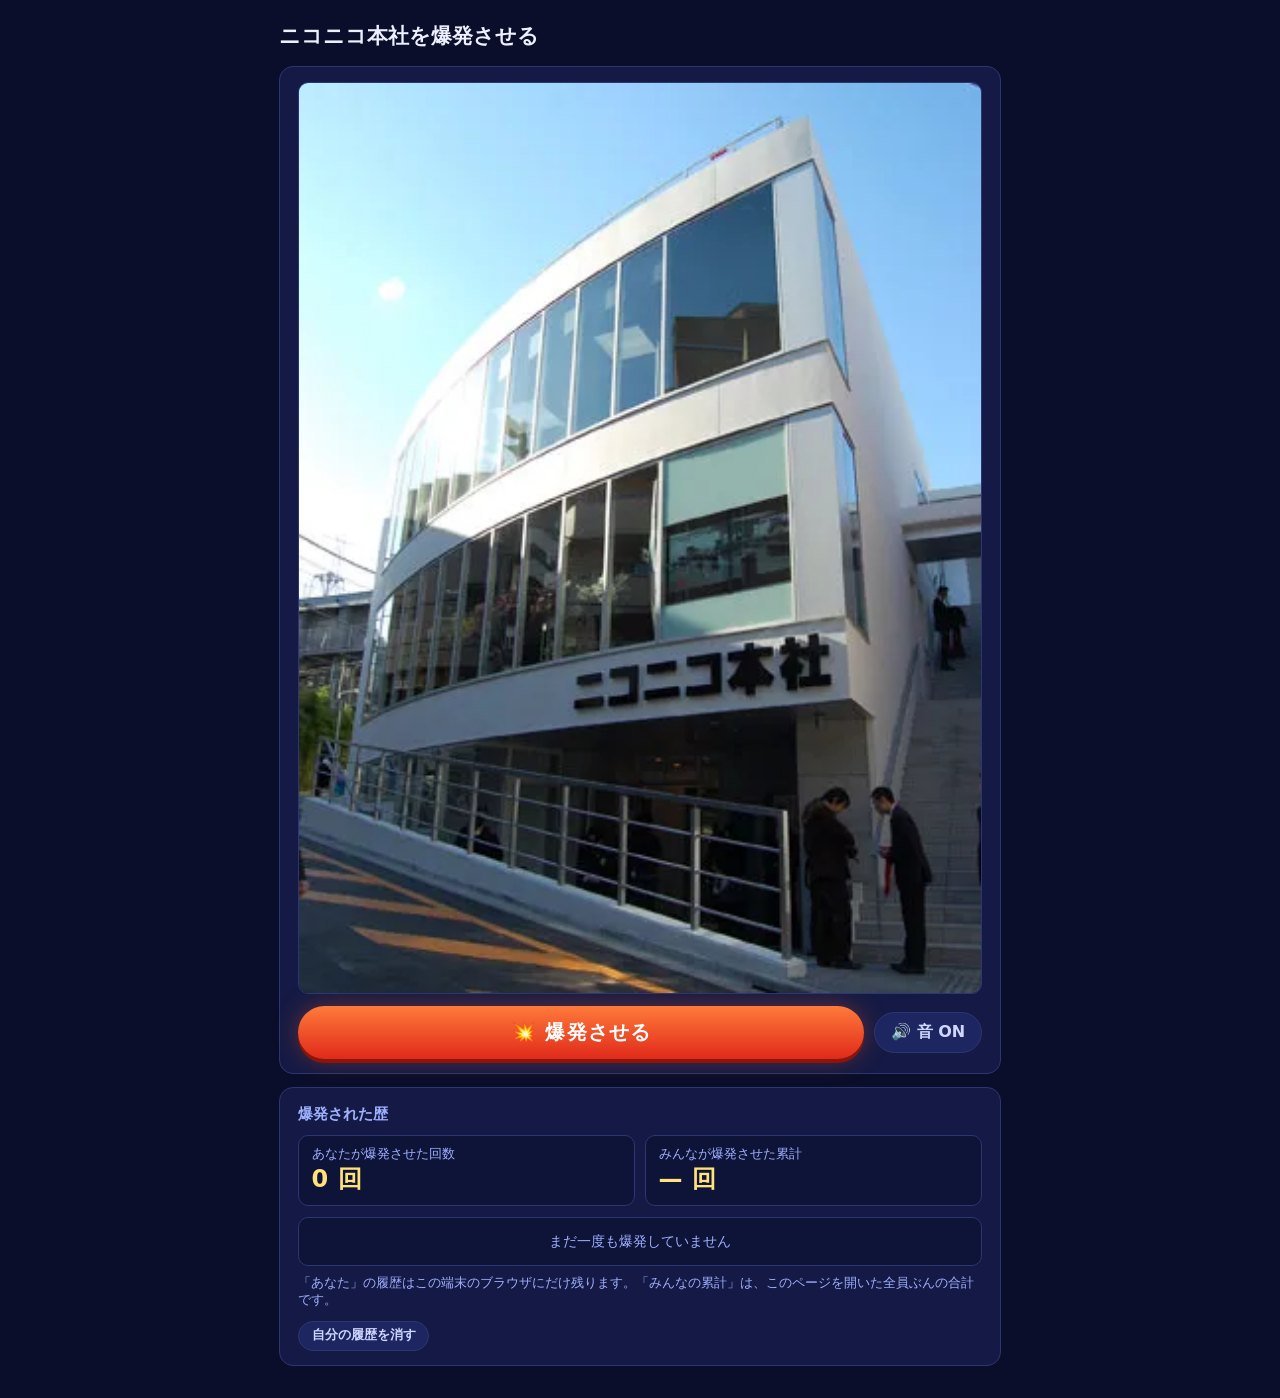
<file: pages/niconico.html>
<!DOCTYPE html>
<html lang="ja">
<head>
<meta charset="utf-8">
<meta name="viewport" content="width=device-width, initial-scale=1">
<title>ニコニコ本社を爆発させる</title>
<meta name="description" content="ボタンを押すとニコニコ本社が爆発します。爆発させた回数と履歴も残ります">
<style>
:root{color-scheme:dark}
*{box-sizing:border-box}
body{margin:0;padding:1.2rem;font-family:system-ui,"Hiragino Sans","Yu Gothic",sans-serif;background:#0a0e2a;color:#eef0ff;max-width:760px;margin-inline:auto;
  -webkit-tap-highlight-color:transparent}
h1{font-size:1.3rem;margin:.2rem 0 1rem}
h2{font-size:.95rem;margin:.1rem 0 .6rem;color:#9fb0ff}
.card{background:#141a45;border:1px solid #2c3670;border-radius:14px;padding:.9rem 1.1rem;margin-bottom:.8rem}
.dim{color:#9fb0ff;font-size:.8rem}

/* ---- 舞台 ---- */
.stage{position:relative;border-radius:10px;overflow:hidden;background:#05071a;border:1px solid #2c3670;line-height:0;
  -webkit-user-select:none;user-select:none;touch-action:manipulation}
.stage img{display:block;width:100%;height:auto;transition:opacity 1.2s ease,filter .6s ease;-webkit-user-drag:none}
.stage.gone img{visibility:hidden}                       /* 爆発の瞬間: 本物の画像は消して、破片に置き換える */
.stage.ruined img{visibility:visible;clip-path:inset(74% 0 0 0);filter:grayscale(.9) brightness(.28) contrast(1.35)}
.stage.rebuild img{animation:rebuild 1.4s ease both}
@keyframes rebuild{from{opacity:0;filter:brightness(2.2)}to{opacity:1;filter:none}}
.stage.fuse img{animation:fuse .22s steps(2) infinite}   /* 点火前: 赤く点滅して震える */
@keyframes fuse{0%{filter:brightness(1);transform:translateX(-2px)}50%{filter:brightness(1.5) sepia(1) hue-rotate(-30deg) saturate(4);transform:translateX(2px)}100%{filter:brightness(1);transform:translateX(-2px)}}
#fx{position:absolute;inset:0;width:100%;height:100%;pointer-events:none}
#debris{position:absolute;inset:0;pointer-events:none;overflow:hidden}
#debris i{position:absolute;display:block;will-change:transform,opacity}
#flash{position:absolute;inset:0;pointer-events:none;opacity:0;
  background:radial-gradient(circle at 50% 58%,#fff 0%,#fff3c4 22%,#ffb347 48%,rgba(255,120,30,0) 78%)}
.msg{position:absolute;left:0;right:0;bottom:.7rem;text-align:center;line-height:1.4;font-weight:900;font-size:clamp(1rem,4.4vw,1.5rem);
  color:#fff;text-shadow:0 0 12px #000,0 2px 0 #000;pointer-events:none;padding:0 .6rem}

/* ---- ボタン ---- */
.ctl{display:flex;gap:.6rem;align-items:center;margin-top:.8rem;flex-wrap:wrap}
button{font:inherit;cursor:pointer}
.boom{flex:1 1 12rem;font-weight:900;font-size:1.25rem;letter-spacing:.06em;padding:.8rem 1.2rem;border:0;border-radius:999px;color:#fff;
  background:linear-gradient(180deg,#ff7a3a,#e02a1a);box-shadow:0 4px 0 #8c1408,0 0 24px rgba(255,90,30,.35);transition:transform .08s,box-shadow .08s,filter .2s}
.boom:active:not(:disabled){transform:translateY(3px);box-shadow:0 1px 0 #8c1408,0 0 24px rgba(255,90,30,.35)}
.boom{touch-action:manipulation;-webkit-user-select:none;user-select:none}
.boom:disabled{filter:grayscale(.7) brightness(.7);cursor:default}
.sub{font-weight:700;padding:.55rem 1rem;border-radius:999px;border:1px solid #2c3670;background:#1d2660;color:#cfd6ff}
.sub[aria-pressed="false"]{opacity:.6}
.sub.small{padding:.35rem .8rem;font-size:.8rem;margin-top:.7rem}
.sub:focus-visible,.boom:focus-visible{outline:2px solid #ffe27a;outline-offset:3px}

/* ---- 爆発された歴 ---- */
.stats{display:grid;grid-template-columns:1fr 1fr;gap:.6rem;margin-bottom:.7rem}
.stat{background:#0e1338;border:1px solid #2c3670;border-radius:10px;padding:.55rem .8rem;font-size:.8rem;color:#9fb0ff;line-height:1.4}
.stat b{display:block;font-size:1.5rem;color:#ffe27a;letter-spacing:.02em}
.hist{list-style:none;margin:0;padding:0;max-height:15rem;overflow:auto;border:1px solid #2c3670;border-radius:10px;background:#0e1338}
.hist li{display:flex;justify-content:space-between;gap:.6rem;padding:.4rem .8rem;font-size:.85rem;border-bottom:1px solid #1c2458}
.hist li:last-child{border-bottom:0}
.hist .no{color:#ff9f6a;font-weight:700}
.hist .empty{display:block;color:#9fb0ff;text-align:center;padding:.9rem}
@media (prefers-reduced-motion:reduce){.stage.fuse img{animation:none}}
</style>
</head>
<body>
<h1>ニコニコ本社を爆発させる</h1>

<div class="card">
  <div id="stage" class="stage">
    <img id="hq" src="../siryou/nikoniko.jpg" alt="ニコニコ本社" draggable="false">
    <div id="debris" aria-hidden="true"></div>
    <canvas id="fx" aria-hidden="true"></canvas>
    <div id="flash" aria-hidden="true"></div>
    <div id="msg" class="msg" aria-live="polite"></div>
  </div>
  <div class="ctl">
    <button id="boom" class="boom" type="button">💥 爆発させる</button>
    <button id="snd" class="sub" type="button" aria-pressed="true">🔊 音 ON</button>
  </div>
  <p id="note" class="dim" style="margin:.6rem 0 0" hidden></p>
</div>

<div class="card">
  <h2>爆発された歴</h2>
  <div class="stats">
    <div class="stat">あなたが爆発させた回数<b><span id="myN">0</span> 回</b></div>
    <div class="stat">みんなが爆発させた累計<b><span id="allN">…</span> 回</b></div>
  </div>
  <ol id="hist" class="hist"></ol>
  <p class="dim" style="margin:.6rem 0 0">「あなた」の履歴はこの端末のブラウザにだけ残ります。「みんなの累計」は、このページを開いた全員ぶんの合計です。</p>
  <button id="clr" class="sub small" type="button">自分の履歴を消す</button>
</div>

<script>
(() => {
  'use strict';
  // ================= 設定 =================
  const IMG_FILE = '../siryou/nikoniko.jpg';        // 画像の場所 (pages フォルダから見た位置)
  const GLOBAL_COUNTER = true;                      // true: 「みんなの累計」を出す (外部の数え上げサービス abacus を使う) / false: 出さない
  const GLOBAL_NS = 'xdnet311491-xdnet311491-github-io';  // サイトの訪問者カウンターと同じ名前空間
  const GLOBAL_KEY = 'niconico-explosions';         // 累計用のキー (サイトの訪問者数とは別カウンター)
  const STORE_KEY = 'niconico-explosions';          // 自分の履歴を端末に覚えるときの名前
  const SND_KEY = 'niconico-sound';
  const MAX_SAVE = 200, MAX_SHOW = 30;              // 保存する件数 / 画面に出す件数
  const MAX_VOICES = 12;                            // 同時に鳴らす爆発音の上限 (連打しても重くならないように)
  const RUINS_MS = 3200;                            // 爆発してから再建が始まるまで
  // ========================================

  const $ = (id) => document.getElementById(id);
  const stage = $('stage'), hq = $('hq'), debris = $('debris'), cv = $('fx'), flash = $('flash');
  const msg = $('msg'), boom = $('boom'), snd = $('snd'), note = $('note');
  const cx = cv.getContext('2d');
  const RM = !!(window.matchMedia && matchMedia('(prefers-reduced-motion: reduce)').matches);
  let soundOn = true, actx = null;

  // ---------- 画像が無いときの代わり絵 ----------
  const PLACEHOLDER = 'data:image/svg+xml;charset=utf-8,' + encodeURIComponent(
    '<svg xmlns="http://www.w3.org/2000/svg" viewBox="0 0 800 450"><rect width="800" height="450" fill="#9ed8ff"/>' +
    '<rect x="230" y="70" width="340" height="320" fill="#e9edf5" stroke="#6b7399" stroke-width="4"/>' +
    Array.from({ length: 24 }, (_, i) => `<rect x="${252 + (i % 6) * 52}" y="${94 + Math.floor(i / 6) * 40}" width="34" height="24" fill="#58a6e8"/>`).join('') +
    '<rect x="360" y="330" width="80" height="60" fill="#6b7399"/><rect x="0" y="390" width="800" height="60" fill="#5a6a7a"/>' +
    '<text x="400" y="52" font-size="38" font-weight="900" text-anchor="middle" fill="#1b2a55" font-family="sans-serif">ニコニコ本社</text></svg>');
  let usedPlaceholder = false;
  hq.addEventListener('error', () => {
    if (usedPlaceholder) return;
    usedPlaceholder = true;
    hq.src = PLACEHOLDER;
    note.hidden = false;
    note.textContent = '※ ' + IMG_FILE.replace('../', '') + ' が見つからないので、仮の絵を出しています。siryou フォルダに nikoniko.jpg を置いてください。';
  });

  // ---------- 音 (その場で作る。音声ファイルは不要) ----------
  try { soundOn = localStorage.getItem(SND_KEY) !== 'off'; } catch (e) { /* 保存できない環境 */ }
  const syncSnd = () => { snd.setAttribute('aria-pressed', String(soundOn)); snd.textContent = soundOn ? '🔊 音 ON' : '🔇 音 OFF'; };
  snd.addEventListener('click', () => {
    soundOn = !soundOn;
    try { localStorage.setItem(SND_KEY, soundOn ? 'on' : 'off'); } catch (e) { /* 保存できない環境 */ }
    syncSnd();
  });
  syncSnd();

  let master = null, noiseBuf = null, voices = 0;
  function ensureAudio() {   // ボタンを押した瞬間に呼ぶ (ブラウザの自動再生ルール対策)
    if (!soundOn) return;
    try {
      const AC = window.AudioContext || window.webkitAudioContext;
      if (!AC) return;
      if (!actx) {
        actx = new AC();
        const comp = actx.createDynamicsCompressor();   // 連打で音が重なっても割れないように
        comp.threshold.value = -14; comp.ratio.value = 8; comp.attack.value = 0.003; comp.release.value = 0.12;
        master = actx.createGain(); master.gain.value = 0.9;
        master.connect(comp); comp.connect(actx.destination);
        const n = Math.floor(actx.sampleRate * 2.4), b = actx.createBuffer(1, n, actx.sampleRate), d = b.getChannelData(0);
        for (let i = 0; i < n; i++) d[i] = Math.random() * 2 - 1;   // 爆風のノイズ (1回だけ作って使い回す)
        noiseBuf = b;
      }
      if (actx.state === 'suspended') actx.resume().catch(() => {});
    } catch (e) { actx = null; master = null; }
  }
  function boomSound() {
    if (!soundOn || !actx || !master || !noiseBuf || voices >= MAX_VOICES) return;
    try {
      const t = actx.currentTime, dur = 2.4;
      const src = actx.createBufferSource(); src.buffer = noiseBuf;                                   // ざーっという爆風のノイズ
      const lp = actx.createBiquadFilter(); lp.type = 'lowpass';
      lp.frequency.setValueAtTime(6000, t); lp.frequency.exponentialRampToValueAtTime(110, t + dur);
      const g = actx.createGain(); g.gain.setValueAtTime(0.9, t); g.gain.exponentialRampToValueAtTime(0.001, t + dur);
      src.connect(lp); lp.connect(g); g.connect(master); src.start(t, 0, dur);
      const o = actx.createOscillator(); o.type = 'sine';                                              // どすんという低音
      o.frequency.setValueAtTime(150, t); o.frequency.exponentialRampToValueAtTime(26, t + 0.8);
      const og = actx.createGain(); og.gain.setValueAtTime(1, t); og.gain.exponentialRampToValueAtTime(0.001, t + 1.0);
      o.connect(og); og.connect(master); o.start(t); o.stop(t + 1.1);
      voices++; src.onended = () => { voices = Math.max(0, voices - 1); };
    } catch (e) { /* 鳴らせなくても爆発はする */ }
  }

  // ---------- 火の玉・煙・火花・衝撃波 (canvas) ----------
  let parts = [], rings = [], raf = 0, last = 0, emitUntil = 0, W = 0, H = 0;
  function fit() {
    const r = stage.getBoundingClientRect(), dpr = Math.min(2, window.devicePixelRatio || 1);
    W = r.width; H = r.height;
    cv.width = Math.round(W * dpr); cv.height = Math.round(H * dpr);
    cx.setTransform(dpr, 0, 0, dpr, 0, 0);
  }
  const rnd = (a, b) => a + Math.random() * (b - a);
  function burst(x, y) {
    const k = RM ? 0.4 : 1, s = Math.max(0.5, W / 700);
    for (let i = 0; i < 150 * k; i++) {
      const a = rnd(0, Math.PI * 2), v = rnd(40, 520) * Math.pow(Math.random(), 0.6) * s;
      parts.push({ t: 'fire', x, y, vx: Math.cos(a) * v, vy: Math.sin(a) * v - 40 * s, life: rnd(0.5, 1.5), age: 0, size: rnd(12, 48) * s, g: -30 });
    }
    for (let i = 0; i < 70 * k; i++) {
      const a = rnd(0, Math.PI * 2), v = rnd(20, 170) * s;
      parts.push({ t: 'smoke', x, y, vx: Math.cos(a) * v, vy: Math.sin(a) * v - 60 * s, life: rnd(1.6, 3.2), age: 0, size: rnd(22, 70) * s, g: -50 });
    }
    for (let i = 0; i < 90 * k; i++) {
      const a = rnd(0, Math.PI * 2), v = rnd(220, 850) * s;
      parts.push({ t: 'spark', x, y, vx: Math.cos(a) * v, vy: Math.sin(a) * v, life: rnd(0.4, 1.2), age: 0, size: rnd(1.5, 3.2), g: 700 * s });
    }
    rings.push({ x, y, age: 0, life: 0.7, max: Math.max(W, H) * 0.85 });
    rings.push({ x, y, age: 0, life: 1.0, max: Math.max(W, H) * 0.55 });
    if (parts.length > 900) parts.splice(0, parts.length - 900);   // 連打しても重くならないように
    kick();
  }
  function kick() { if (!raf) { last = performance.now(); raf = requestAnimationFrame(loop); } }
  function loop(now) {
    const dt = Math.min(0.05, (now - last) / 1000); last = now;
    if (now < emitUntil) {   // 爆発後も、残骸から煙が上がり続ける
      const n = RM ? 1 : 2;
      for (let i = 0; i < n; i++) parts.push({ t: 'smoke', x: W * rnd(0.3, 0.7), y: H * rnd(0.8, 0.92), vx: rnd(-25, 25), vy: rnd(-90, -40), life: rnd(1.4, 2.6), age: 0, size: rnd(18, 44) * Math.max(0.5, W / 700), g: -20 });
    }
    cx.clearRect(0, 0, W, H);
    for (const r of rings) {
      r.age += dt; const k = r.age / r.life; if (k >= 1) continue;
      cx.globalCompositeOperation = 'lighter';
      cx.strokeStyle = `rgba(255,220,160,${(1 - k) * 0.9})`; cx.lineWidth = 2 + 12 * (1 - k);
      cx.beginPath(); cx.arc(r.x, r.y, r.max * (1 - Math.pow(1 - k, 3)), 0, Math.PI * 2); cx.stroke();
    }
    rings = rings.filter((r) => r.age < r.life);
    // 煙 → 火 → 火花 の順に描く (火が煙の上に来る)
    for (const pass of ['smoke', 'fire', 'spark']) {
      cx.globalCompositeOperation = pass === 'smoke' ? 'source-over' : 'lighter';
      for (const p of parts) {
        if (p.t !== pass) continue;
        p.age += dt; const k = p.age / p.life; if (k >= 1) continue;
        p.vy += p.g * dt; p.vx *= (1 - 1.4 * dt); p.vy *= (pass === 'spark' ? 1 : (1 - 1.4 * dt));
        p.x += p.vx * dt; p.y += p.vy * dt;
        if (pass === 'smoke') {
          const r = p.size * (1 + k * 1.4), a = Math.sin(Math.min(1, k * 4) * Math.PI / 2) * (1 - k) * 0.55;
          cx.fillStyle = `rgba(${40 + 30 * (1 - k) | 0},${36 + 26 * (1 - k) | 0},${34 + 22 * (1 - k) | 0},${a})`;
          cx.beginPath(); cx.arc(p.x, p.y, r, 0, Math.PI * 2); cx.fill();
        } else if (pass === 'fire') {
          const r = p.size * (1 - k * 0.55), hue = 58 - 52 * k, lum = 62 - 22 * k, a = (1 - k) * 0.85;
          const gr = cx.createRadialGradient(p.x, p.y, 0, p.x, p.y, r);
          gr.addColorStop(0, `hsla(${hue + 8},100%,${lum + 25}%,${a})`);
          gr.addColorStop(1, `hsla(${hue},100%,${lum}%,0)`);
          cx.fillStyle = gr; cx.beginPath(); cx.arc(p.x, p.y, r, 0, Math.PI * 2); cx.fill();
        } else {
          cx.strokeStyle = `rgba(255,${200 - 120 * k | 0},80,${1 - k})`; cx.lineWidth = p.size;
          cx.beginPath(); cx.moveTo(p.x, p.y); cx.lineTo(p.x - p.vx * 0.03, p.y - p.vy * 0.03); cx.stroke();
        }
      }
    }
    parts = parts.filter((p) => p.age < p.life);
    if (parts.length || rings.length || now < emitUntil) raf = requestAnimationFrame(loop);
    else { raf = 0; cx.clearRect(0, 0, W, H); }
  }

  // ---------- 破片 (画像をタイルに割って飛ばす) ----------
  const anim = (el, kf, opt) => (el.animate ? el.animate(kf, opt) : null);
  function shatter(ox, oy) {
    debris.textContent = '';
    const r = hq.getBoundingClientRect(), s = stage.getBoundingClientRect();
    const w = r.width || s.width, h = r.height || s.height, left = r.width ? r.left - s.left : 0, top = r.width ? r.top - s.top : 0;
    const cols = RM ? 6 : 12, rows = Math.max(3, Math.round(cols * h / w));
    const tw = w / cols, th = h / rows, url = 'url("' + (hq.currentSrc || hq.src) + '")';
    for (let j = 0; j < rows; j++) for (let i = 0; i < cols; i++) {
      const el = document.createElement('i');
      el.style.cssText = `left:${left + i * tw}px;top:${top + j * th}px;width:${tw + 0.6}px;height:${th + 0.6}px;` +
        `background-image:${url};background-size:${w}px ${h}px;background-position:${-i * tw}px ${-j * th}px;background-repeat:no-repeat`;
      debris.appendChild(el);
      const cxp = left + (i + 0.5) * tw, cyp = top + (j + 0.5) * th;
      const dx0 = cxp - ox, dy0 = cyp - oy, dist = Math.hypot(dx0, dy0) || 1;
      const power = rnd(0.6, 1.5) * (1.4 - dist / (Math.hypot(w, h) * 0.9) * 0.7);
      const dx = dx0 / dist * rnd(140, 420) * power * Math.max(0.5, w / 700);
      const dy = dy0 / dist * rnd(120, 360) * power * Math.max(0.5, w / 700) - rnd(40, 200);
      const rot = rnd(-540, 540), fall = h * rnd(0.5, 1.1), D = rnd(1300, 2300);
      anim(el, [
        { transform: 'translate(0,0) rotate(0deg)', opacity: 1 },
        { transform: `translate(${dx}px,${dy}px) rotate(${rot * 0.6}deg)`, opacity: 1, offset: 0.4 },
        { transform: `translate(${dx * 1.2}px,${dy + fall}px) rotate(${rot}deg)`, opacity: 0 }
      ], { duration: D, easing: 'cubic-bezier(.15,.7,.35,1)', fill: 'forwards' });
    }
  }
  let shk = null;
  function shake(ms, amp) {
    if (RM) return;
    const kf = [{ transform: 'translate(0,0)' }];
    for (let i = 1; i <= 14; i++) { const d = 1 - i / 15; kf.push({ transform: `translate(${rnd(-amp, amp) * d}px,${rnd(-amp, amp) * d}px)` }); }
    kf.push({ transform: 'translate(0,0)' });
    if (shk) shk.cancel();
    shk = anim(stage, kf, { duration: ms, easing: 'linear' });
  }

  // ---------- 爆発された歴 ----------
  const fmt = (ts) => {
    const d = new Date(ts), p = (n) => String(n).padStart(2, '0');
    return `${d.getFullYear()}/${p(d.getMonth() + 1)}/${p(d.getDate())} ${p(d.getHours())}:${p(d.getMinutes())}:${p(d.getSeconds())}`;
  };
  function load() {
    try {
      const a = JSON.parse(localStorage.getItem(STORE_KEY) || '[]');
      return Array.isArray(a) ? a.filter((n) => typeof n === 'number' && isFinite(n)) : [];
    } catch (e) { return []; }
  }
  let records = load(), total = records.length;   // total = これまでの通算 (保存件数の上限を超えても数え続ける)
  try { const t = parseInt(localStorage.getItem(STORE_KEY + '-total'), 10); if (isFinite(t) && t >= records.length) total = t; } catch (e) { /* 保存できない環境 */ }
  function save() {
    try { localStorage.setItem(STORE_KEY, JSON.stringify(records.slice(-MAX_SAVE))); localStorage.setItem(STORE_KEY + '-total', String(total)); return true; }
    catch (e) { return false; }
  }
  function render() {
    $('myN').textContent = total.toLocaleString('ja-JP');
    const ol = $('hist'); ol.textContent = '';
    if (!records.length) {
      const li = document.createElement('li'); li.className = 'empty'; li.textContent = 'まだ一度も爆発していません';
      ol.appendChild(li); return;
    }
    const shown = records.slice(-MAX_SHOW).reverse();
    shown.forEach((ts, idx) => {
      const li = document.createElement('li');
      const no = document.createElement('span'); no.className = 'no'; no.textContent = '#' + (total - idx);
      const at = document.createElement('span'); at.textContent = fmt(ts);
      li.append(no, at); ol.appendChild(li);
    });
  }
  $('clr').addEventListener('click', () => {
    if (!records.length || !confirm('自分の爆発履歴を消しますか? (みんなの累計は減りません)')) return;
    records = []; total = 0; save(); render();
  });

  // みんなの累計 (abacus)。数えられなくても爆発は普通にできる
  const gUrl = (kind) => `https://abacus.jasoncameron.dev/${kind}/${encodeURIComponent(GLOBAL_NS)}/${encodeURIComponent(GLOBAL_KEY)}`;
  function showAll(v) { $('allN').textContent = typeof v === 'number' ? v.toLocaleString('ja-JP') : '—'; }
  function globalCall(kind) {
    if (!GLOBAL_COUNTER || !window.fetch) { showAll(null); return; }
    fetch(gUrl(kind), { cache: 'no-store' })
      .then((r) => { if (r.status === 404 && kind === 'get') return { value: 0 }; if (!r.ok) throw new Error(r.status); return r.json(); })
      .then((j) => { const v = typeof j.value === 'number' ? j.value : j.count; if (typeof v !== 'number') throw new Error('bad'); showAll(v); })
      .catch(() => showAll(null));
  }

  // ---------- 本編 ----------
  // 押すたびに爆発する。爆発の途中でも、再建の途中でも、押したらすぐ次の爆発 (連打OK)
  let tRuin = 0, tEnd = 0, tDone = 0;
  function explode() {
    ensureAudio();
    clearTimeout(tRuin); clearTimeout(tEnd); clearTimeout(tDone);
    stage.classList.remove('rebuild', 'ruined');
    fit();
    const r = hq.getBoundingClientRect(), s = stage.getBoundingClientRect();
    const ox = r.left - s.left + r.width * 0.5, oy = r.top - s.top + r.height * 0.58;
    boomSound();
    if (!RM) anim(flash, [{ opacity: 1 }, { opacity: 0.85, offset: 0.2 }, { opacity: 0 }], { duration: 750, easing: 'ease-out' });
    shatter(ox, oy);
    stage.classList.add('gone');
    burst(ox, oy);
    shake(650, Math.max(6, W / 40));
    emitUntil = performance.now() + 2600;
    kick();

    records.push(Date.now()); total += 1;
    const saved = save();
    render();
    globalCall('hit');
    msg.textContent = `💥 ニコニコ本社は爆発しました (${total.toLocaleString('ja-JP')}回目)` + (saved ? '' : ' ※この端末では履歴を保存できません');

    // ---- 焼け跡 → 再建 (最後に押してから進む。途中で押されたら、また最初から) ----
    tRuin = setTimeout(() => stage.classList.add('ruined'), RM ? 800 : 1700);
    tEnd = setTimeout(() => {
      debris.textContent = '';
      msg.textContent = '🏗 ニコニコ本社を再建しました';
      stage.classList.remove('gone', 'ruined');
      stage.classList.add('rebuild');
      tDone = setTimeout(() => { stage.classList.remove('rebuild'); msg.textContent = ''; }, 1400);
    }, RUINS_MS);
  }
  boom.addEventListener('click', explode);
  window.addEventListener('resize', fit);

  render();
  fit();
  globalCall('get');
})();
</script>
</body>
</html>
</file>
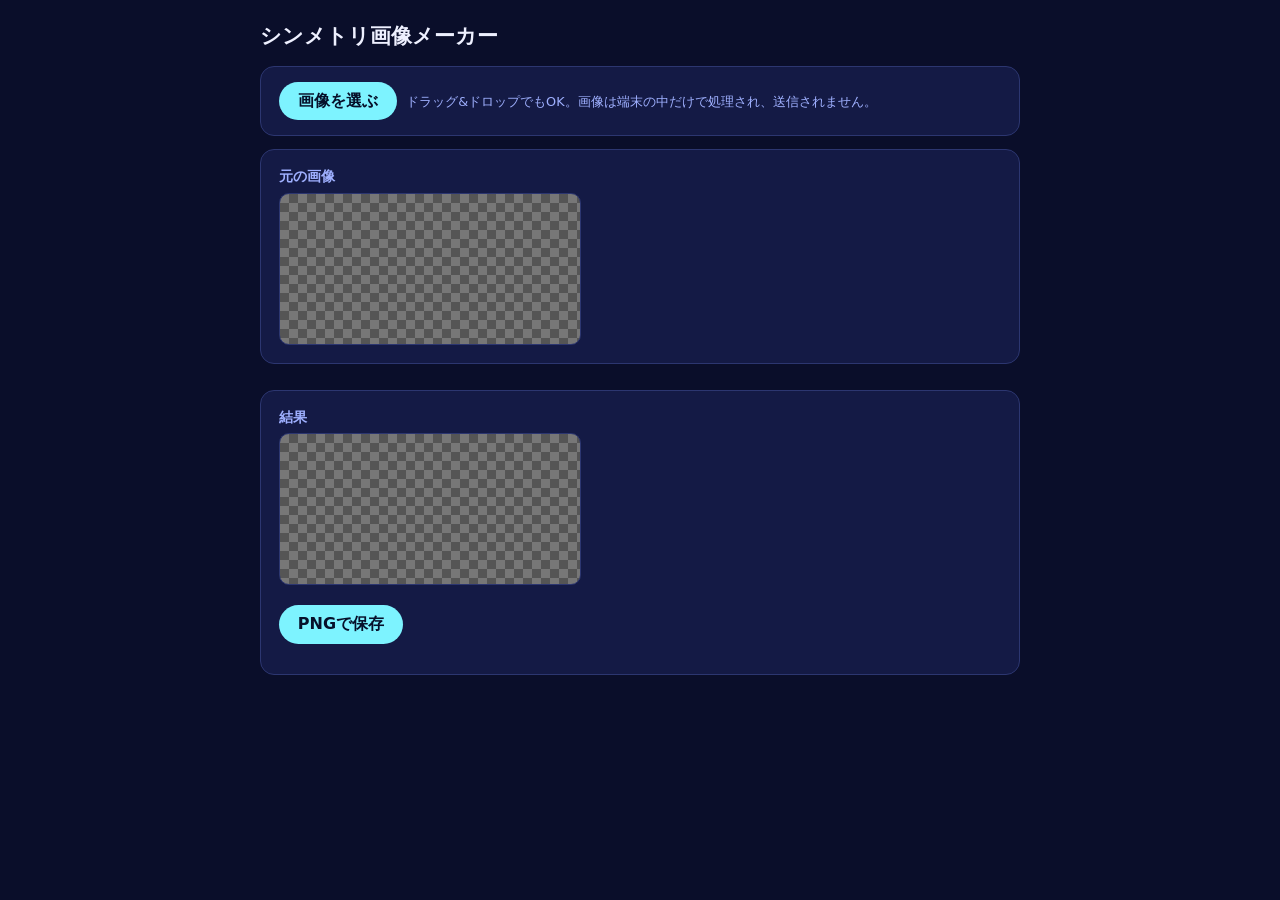
<file: pages/symmetry.html>
<!DOCTYPE html>
<html lang="ja">
<head>
<meta charset="utf-8">
<meta name="viewport" content="width=device-width, initial-scale=1">
<title>シンメトリ画像メーカー</title>
<meta name="description" content="画像の半分(または1/4)を鏡のように折り返して、左右・上下・四方向対称の画像を作る">
<style>
:root{color-scheme:dark}
body{margin:0;padding:1.2rem;font-family:system-ui,sans-serif;background:#0a0e2a;color:#eef0ff;max-width:760px;margin-inline:auto}
h1{font-size:1.3rem;margin:.2rem 0 1rem}h2{font-size:.9rem;margin:.2rem 0 .4rem;color:#9fb0ff}
.card{background:#141a45;border:1px solid #2c3670;border-radius:14px;padding:.9rem 1.1rem;margin-bottom:.8rem}
.dim{color:#9fb0ff;font-size:.8rem}
.btn,button{font:inherit;font-weight:700;padding:.55rem 1.2rem;border:0;border-radius:999px;background:#7df3ff;color:#06102a;cursor:pointer;display:inline-block}
.modes{display:grid;grid-template-columns:repeat(4,1fr);gap:.4rem;margin:.3rem 0 .8rem}
.modes button{background:#1d2660;color:#cfd6ff;padding:.5rem .2rem;font-size:.85rem;border:1px solid #2c3670}
.modes button.on{background:#7df3ff;color:#06102a;border-color:#7df3ff}
label.sl{display:grid;grid-template-columns:5.5rem 1fr 3rem;align-items:center;gap:.5rem;font-size:.85rem;margin:.3rem 0}
input[type=range]{width:100%}
canvas{max-width:100%;height:auto;border-radius:10px;border:1px solid #2c3670;background:
 conic-gradient(#555 25%,#777 0 50%,#555 0 75%,#777 0) 0 0/18px 18px}
.row{display:flex;flex-direction:column;gap:.8rem}
</style>
</head>
<body>
<h1>シンメトリ画像メーカー</h1>
<div class="card">
  <label class="btn">画像を選ぶ<input type="file" id="f" accept="image/*" hidden></label>
  <span class="dim">&nbsp;ドラッグ&ドロップでもOK。画像は端末の中だけで処理され、送信されません。</span>
</div>
<div id="ctl" class="card" hidden>
  <h2>どこを使って折り返す?</h2>
  <div class="modes" id="modes"></div>
  <label class="sl" id="lx"><span>中心の位置 横</span><input type="range" id="cx" min="1" max="99" value="50"><b id="vx">50%</b></label>
  <label class="sl" id="ly"><span>中心の位置 縦</span><input type="range" id="cy" min="1" max="99" value="50"><b id="vy">50%</b></label>
  <p class="dim" style="margin:.4rem 0 0">元の画像で暗くなっていない部分が使われ、黄色い線を軸に反対側へ鏡写しされます。</p>
</div>
<div id="wrap" class="row" hidden>
  <div class="card"><h2>元の画像</h2><canvas id="src"></canvas></div>
  <div class="card"><h2>結果</h2><canvas id="out"></canvas><p><button id="dl">PNGで保存</button></p></div>
</div>
<script>
const $=id=>document.getElementById(id);
const MODES=[['L','左を使う'],['R','右を使う'],['T','上を使う'],['B','下を使う'],
             ['LT','左上を使う'],['RT','右上を使う'],['LB','左下を使う'],['RB','右下を使う']];
let img=null, mode='L';
MODES.forEach(([k,t])=>{const b=document.createElement('button');b.textContent=t;b.dataset.k=k;
  b.onclick=()=>{mode=k;render()};$('modes').appendChild(b)});

function load(file){
  if(!file||!file.type.startsWith('image/'))return;
  const url=URL.createObjectURL(file), im=new Image();
  im.onload=()=>{
    const M=2500,k=Math.min(1,M/Math.max(im.naturalWidth,im.naturalHeight));
    const c=document.createElement('canvas');c.width=Math.max(2,Math.round(im.naturalWidth*k));c.height=Math.max(2,Math.round(im.naturalHeight*k));
    c.getContext('2d').drawImage(im,0,0,c.width,c.height);img=c;URL.revokeObjectURL(url);
    $('ctl').hidden=false;$('wrap').hidden=false;render();
  };
  im.onerror=()=>alert('この画像は読み込めませんでした');
  im.src=url;
}
$('f').onchange=e=>load(e.target.files[0]);
addEventListener('dragover',e=>e.preventDefault());
addEventListener('drop',e=>{e.preventDefault();load(e.dataTransfer.files[0])});
['cx','cy'].forEach(i=>$(i).oninput=render);

function render(){
  if(!img)return;
  const W=img.width,H=img.height;
  const ax=Math.round(W*$('cx').value/100), ay=Math.round(H*$('cy').value/100);
  $('vx').textContent=$('cx').value+'%';$('vy').textContent=$('cy').value+'%';
  const L=mode.includes('L'),R=mode.includes('R'),T=mode.includes('T'),B=mode.includes('B');
  const hx=L||R, vy=T||B;
  $('lx').style.opacity=hx?1:.35;$('ly').style.opacity=vy?1:.35;
  document.querySelectorAll('#modes button').forEach(b=>b.classList.toggle('on',b.dataset.k===mode));
  // 使う範囲
  const sx=L?0:R?ax:0, sw=L?ax:R?W-ax:W, sy=T?0:B?ay:0, sh=T?ay:B?H-ay:H;
  // 元画像 (使わない部分を暗くして、軸に線を引く)
  const s=$('src');s.width=W;s.height=H;const g=s.getContext('2d');g.drawImage(img,0,0);
  g.fillStyle='rgba(0,0,0,.6)';
  g.fillRect(0,0,W,sy);g.fillRect(0,sy+sh,W,H-sy-sh);g.fillRect(0,sy,sx,sh);g.fillRect(sx+sw,sy,W-sx-sw,sh);
  g.strokeStyle='#ffe27a';g.lineWidth=Math.max(2,Math.round(Math.max(W,H)/400));
  g.beginPath();if(hx){g.moveTo(ax,0);g.lineTo(ax,H)}if(vy){g.moveTo(0,ay);g.lineTo(W,ay)}g.stroke();
  // 結果
  const ow=hx?sw*2:sw, oh=vy?sh*2:sh;
  const o=$('out');o.width=ow;o.height=oh;const c=o.getContext('2d');
  const nx=hx&&R?sw:0, bx=hx?(R?0:sw):0, ny=vy&&B?sh:0, by=vy?(B?0:sh):0;
  const fxs=hx?[false,true]:[false], fys=vy?[false,true]:[false];
  for(const fx of fxs)for(const fy of fys){
    const dx=fx?bx:nx, dy=fy?by:ny;
    c.save();c.translate(dx+(fx?sw:0),dy+(fy?sh:0));c.scale(fx?-1:1,fy?-1:1);
    c.drawImage(img,sx,sy,sw,sh,0,0,sw,sh);c.restore();
  }
}
$('dl').onclick=()=>$('out').toBlob(b=>{const a=document.createElement('a');a.href=URL.createObjectURL(b);
  a.download='symmetry.png';document.body.appendChild(a);a.click();a.remove();setTimeout(()=>URL.revokeObjectURL(a.href),3000)},'image/png');
</script>
</body>
</html>
</file>
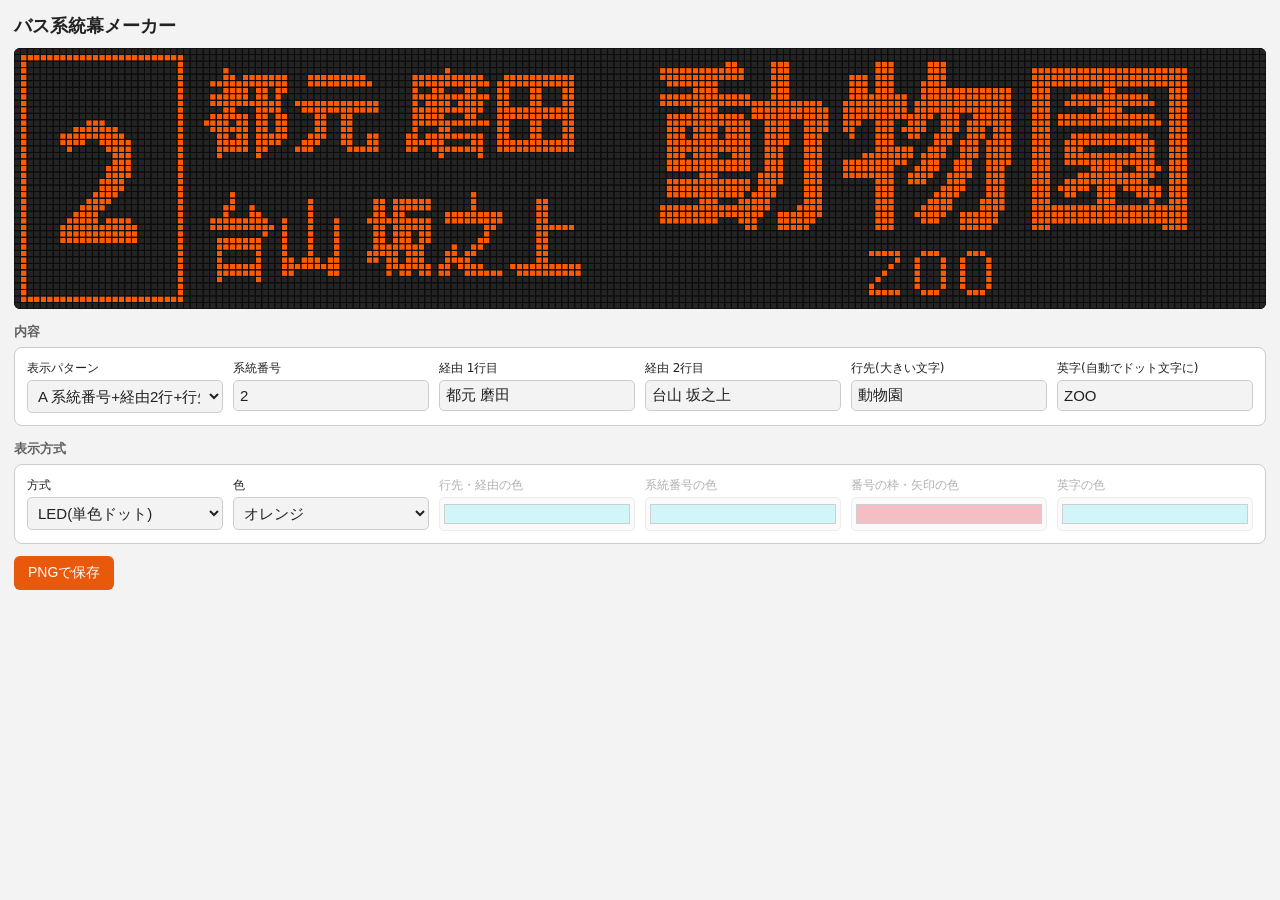
<file: pages/バス系統幕メーカー(配布用).html>
<!DOCTYPE html>
<html lang="ja"><head><meta charset="utf-8">
<meta name="viewport" content="width=device-width, initial-scale=1, viewport-fit=cover">
<title>バス系統幕メーカー</title>
<link href="https://fonts.googleapis.com/css2?family=Noto+Sans+JP:wght@700&display=swap" rel="stylesheet">
<style>
:root{box-sizing:border-box;padding-top:env(safe-area-inset-top,0px);padding-bottom:env(safe-area-inset-bottom,0px);--bg:#f3f3f3;--fg:#222;--card:#fff;--bd:#ccc}
@media (prefers-color-scheme:dark){:root:not([data-theme="light"]){--bg:#161616;--fg:#eee;--card:#222;--bd:#444}}
:root[data-theme="dark"]{--bg:#161616;--fg:#eee;--card:#222;--bd:#444}
*{box-sizing:border-box}
body{margin:0;padding:14px;background:var(--bg);color:var(--fg);font-family:system-ui,"Hiragino Sans","Yu Gothic",sans-serif}
h1{font-size:18px;margin:0 0 10px}
h2{font-size:13px;margin:14px 0 0;opacity:.7}
canvas{width:100%;display:block;border-radius:6px;background:#0c0c0c}
.panel{background:var(--card);border:1px solid var(--bd);border-radius:8px;padding:12px;margin-top:6px;display:grid;grid-template-columns:repeat(auto-fit,minmax(180px,1fr));gap:10px}
label{display:flex;flex-direction:column;font-size:12px;gap:3px}
label.off{opacity:.35}
label.ck{flex-direction:row;align-items:center;gap:6px;font-size:14px}
input[type=text],select{padding:6px;border:1px solid var(--bd);border-radius:5px;background:var(--bg);color:var(--fg);font-size:15px}
input[type=color]{width:100%;height:34px;border:1px solid var(--bd);border-radius:5px;background:var(--bg);padding:2px}
button{padding:8px 14px;border:0;border-radius:6px;background:#e8590c;color:#fff;font-size:14px;cursor:pointer;margin-top:12px}
</style></head><body data-mode="led">
<h1>バス系統幕メーカー</h1>
<canvas id="c"></canvas>
<h2>内容</h2>
<div class="panel">
 <label>表示パターン<select id="pat">
  <option value="A">A 系統番号+経由2行+行先</option>
  <option value="B">B 行先のみ(全幅)</option>
  <option value="C">C 行先+英字(下段)</option>
  <option value="D">D 系統番号+行先+英字</option>
  <option value="G">G 大小混在(前+大+後+英字)</option></select></label>
 <label id="l_num"><span>系統番号</span><input type="text" id="num"></label>
 <label id="l_m1"><span>経由 1行目</span><input type="text" id="m1"></label>
 <label id="l_m2"><span>経由 2行目</span><input type="text" id="m2"></label>
 <label id="l_dest"><span>行先(大)</span><input type="text" id="dest"></label>
 <label id="l_sub"><span>英字</span><input type="text" id="sub"></label>
</div>
<h2>表示方式</h2>
<div class="panel">
 <label>方式<select id="mode"><option value="led">LED(単色ドット)</option><option value="lcd">LCD(カラードット)</option></select></label>
 <label class="m_led">色<select id="col"><option value="#ff5a00">オレンジ</option><option value="#ffb000">アンバー</option><option value="#3dff6a">グリーン</option><option value="#ffffff">ホワイト</option><option value="#ff2a2a">レッド</option><option value="#4aa8ff">ブルー</option></select></label>
 <label class="m_lcd">行先・経由の色<input type="color" id="cDest" value="#7fe3ee"></label>
 <label class="m_lcd">系統番号の色<input type="color" id="cNum" value="#7fe3ee"></label>
 <label class="m_lcd">番号の枠・矢印の色<input type="color" id="cBox" value="#e0485a"></label>
 <label class="m_lcd">英字の色<input type="color" id="cSub" value="#7fe3ee"></label>
</div>
<button id="dl">PNGで保存</button>
<script>
const W=192,H=40,P=10,SS=4;
const c=document.getElementById('c'),ctx=c.getContext('2d');c.width=W*P;c.height=H*P;
const big=document.createElement('canvas');big.width=W*SS;big.height=H*SS;
const bx=big.getContext('2d',{willReadFrequently:true});
const $=i=>document.getElementById(i);
const K={sl:()=>0,ws:()=>100,sc:()=>100,lsp:()=>0,th:()=>45,wt:()=>'700',fnt:()=>'gothic',shape:()=>'sq',bstyle:()=>V('mode')==='lcd'?'fill':'line'};
const V=i=>K[i]?K[i]():$(i).value;
const FB=',"Hiragino Sans","Yu Gothic",sans-serif';
const FONTS={gothic:'"Noto Sans JP"'+FB,round:'"M PLUS Rounded 1c"'+FB,mincho:'"Noto Serif JP","Yu Mincho",serif',dot:'DotGothic16,monospace'};
// 5x7 ドット英字フォント(列ごとのビット)
const FD=" :00 00 00 00 00|-:08 08 08 08 08|.:00 60 60 00 00|/:20 10 08 04 02|(:00 1C 22 41 00|):00 41 22 1C 00|':00 05 03 00 00|&:36 49 55 22 50|:00 36 36 00 00|0:3E 51 49 45 3E|1:00 42 7F 40 00|2:42 61 51 49 46|3:21 41 45 4B 31|4:18 14 12 7F 10|5:27 45 45 45 39|6:3C 4A 49 49 30|7:01 71 09 05 03|8:36 49 49 49 36|9:06 49 49 29 1E|A:7E 11 11 11 7E|B:7F 49 49 49 36|C:3E 41 41 41 22|D:7F 41 41 22 1C|E:7F 49 49 49 41|F:7F 09 09 09 01|G:3E 41 49 49 7A|H:7F 08 08 08 7F|I:00 41 7F 41 00|J:20 40 41 3F 01|K:7F 08 14 22 41|L:7F 40 40 40 40|M:7F 02 0C 02 7F|N:7F 04 08 10 7F|O:3E 41 41 41 3E|P:7F 09 09 09 06|Q:3E 41 51 21 5E|R:7F 09 19 29 46|S:46 49 49 49 31|T:01 01 7F 01 01|U:3F 40 40 40 3F|V:1F 20 40 20 1F|W:3F 40 38 40 3F|X:63 14 08 14 63|Y:07 08 70 08 07|Z:61 51 49 45 43";
const F5={};FD.split('|').forEach(s=>{if(s.length>3)F5[s[0]]=s.slice(2).split(' ').map(h=>parseInt(h,16))});
F5[':']=[0,0x36,0x36,0,0];
const SAMPLES={
 A:{num:'2',m1:'都元 磨田',m2:'台山 坂之上',dest:'動物園',sub:'ZOO'},
 B:{num:'',m1:'',m2:'',dest:'伊敷団地',sub:''},
 C:{num:'',m1:'',m2:'',dest:'スクール',sub:'SCHOOL BUS'},
 D:{num:'81',m1:'',m2:'',dest:'北山駅前',sub:'KITAYAMA STA.'},
 E:{num:'',m1:'経由 駅前通り',m2:'',dest:'市役所前',sub:''},
 F:{num:'',m1:'',m2:'',dest:'回送',sub:''},
 G:{num:'',m1:'すみません',m2:'です',dest:'回送中',sub:'SORRY OUT OF SERVICE'}
};
const USED={A:['num','m1','m2','dest','sub'],B:['dest'],C:['dest','sub'],D:['num','dest','sub'],E:['dest','m1'],F:['dest'],G:['m1','dest','m2','sub']};
const LAB={num:'系統番号',m1:'経由 1行目',m2:'経由 2行目',dest:'行先(大きい文字)',sub:'英字(自動でドット文字に)'};
const LABP={E:{m1:'下段の文字'},G:{m1:'前の小さい文字',m2:'後ろの小さい文字'}};
const IDS=['num','m1','m2','dest','sub'];
const G=new Uint32Array(W*H);let BL=true;
const hex=h=>parseInt(h.slice(1),16)|0x1000000;
const cssc={};const css=v=>cssc[v]||(cssc[v]='#'+(v&0xffffff).toString(16).padStart(6,'0'));
function meas(t,size,font,wt){bx.font=wt+' '+size*SS+'px '+font;if('letterSpacing' in bx)bx.letterSpacing='0px';return bx.measureText(t).width/SS*(V('ws')/100)}
function text(t,x,cy,maxW,size,col,al,font,wt,ls){
 if(!t)return;ls=ls||0;
 bx.clearRect(0,0,W*SS,H*SS);
 bx.font=wt+' '+size*SS+'px '+font;
 if('letterSpacing' in bx)bx.letterSpacing=ls*SS+'px';
 bx.textBaseline='middle';bx.fillStyle='#000';
 const m=Math.max(1,bx.measureText(t).width/SS-ls),sx=Math.min(V('ws')/100,maxW/m),w=m*sx;
 const x0=al==='c'?x+(maxW-w)/2:x,sk=Math.tan(V('sl')*Math.PI/180);
 bx.setTransform(sx,0,-sk,1,x0*SS,cy*SS);bx.fillText(t,0,0);bx.setTransform(1,0,0,1,0,0);
 const d=bx.getImageData(0,0,W*SS,H*SS).data,thr=SS*SS*255*(V('th')/100),SW=W*SS;
 for(let y=0;y<H;y++)for(let x=0;x<W;x++){
  let s=0;for(let j=0;j<SS;j++){let q=((y*SS+j)*SW+x*SS)*4+3;for(let i=0;i<SS;i++,q+=4)s+=d[q]}
  if(s>=thr)G[y*W+x]=col===null?0:col;
 }
}
function eng(t,x,y,w,col,sp){
 const gl=[...(t||'').toUpperCase()].filter(ch=>F5[ch]),n=gl.length;if(!n)return;
 while(sp>1&&n*5+(n-1)*sp>w)sp--;
 let cx=Math.round(x+(w-(n*5+(n-1)*sp))/2);
 gl.forEach(ch=>{F5[ch].forEach((b,i)=>{for(let r=0;r<7;r++)if(b>>r&1){const X=cx+i,Y=y+r;if(X>=0&&X<W&&Y<H)G[Y*W+X]=col}});cx+=5+sp});
}
function rectO(x,y,w,h,col){for(let i=0;i<w;i++){G[y*W+x+i]=col;G[(y+h-1)*W+x+i]=col}for(let j=0;j<h;j++){G[(y+j)*W+x]=col;G[(y+j)*W+x+w-1]=col}}
function arrow(bw,d,col){for(let y=1;y<H-1;y++){const r=bw-Math.round(d*Math.abs(y-(H-1)/2)/((H-3)/2));for(let x=1;x<r;x++)G[y*W+x]=col}}
function layout(){
 const p=V('pat'),v={},k=V('sc')/100,wt=V('wt'),F=FONTS[V('fnt')],ls=+V('lsp'),lcd=V('mode')==='lcd';
 IDS.forEach(i=>v[i]=V(i));
 const main=hex(V('col')),cd=lcd?hex(V('cDest')):main,cn=lcd?hex(V('cNum')):main,cb=lcd?hex(V('cBox')):main,cs=lcd?hex(V('cSub')):main;
 const T=(t,x,cy,mw,s,col,al,l)=>text(t,x,cy,mw,Math.round(s),col,al||'c',F,wt,l||0);
 const hasSub=!!v.sub,dcy=hasSub?15:20;
 let rx=3;
 if((p==='A'||p==='D')&&v.num){
  const st=V('bstyle'),ns=st==='fill'?31:24,nw=meas(v.num,ns,F,wt),d=st==='fill'?11:0;
  const bw=Math.min(64,Math.max(26,Math.round(nw+10+d)));
  if(st==='line')rectO(1,1,bw-1,H-2,cb);else if(st==='fill')arrow(bw,d,cb);
  T(v.num,st==='none'?0:3,20.5,bw-6-d,ns,st==='fill'?(lcd?cn:null):cn);
  rx=bw+3;
 }
 if(p==='A'){
  const mid=v.m1||v.m2,dx=mid?rx+62:rx;
  T(v.m1,rx,10,58,14,cd,'l');T(v.m2,rx,29,58,14,cd,'l');
  T(v.dest,dx,dcy,W-dx-3,28*k,cd,'c',ls);eng(v.sub,dx,31,W-dx-3,cs,2);
 }else if(p==='B'){
  T(v.dest,4,20,184,36*k,cd,'c',ls);
 }else if(p==='C'){
  T(v.dest,4,dcy,184,28*k,cd,'c',ls);eng(v.sub,4,31,184,cs,3);
 }else if(p==='D'){
  T(v.dest,rx,dcy,W-rx-3,28*k,cd,'c',ls);eng(v.sub,rx,31,W-rx-3,cs,3);
 }else{
  const bs=Math.round(26*k),ss=Math.round(15*k),by=hasSub?14:19,parts=[[v.m1,ss,0],[v.dest,bs,1],[v.m2,ss,0]].filter(a=>a[0]),gap=2;
  const tot=parts.reduce((s,a)=>s+meas(a[0],a[1],F,wt),0)+gap*Math.max(0,parts.length-1),f=Math.min(1,184/Math.max(1,tot));
  let x=(W-tot*f)/2;
  parts.forEach(a=>{const w=meas(a[0],a[1],F,wt)*f,cy=a[2]?by:by+(bs-a[1])*f/2-1;
   text(a[0],x,cy,w+3,Math.round(a[1]*f),a[2]?cd:cd,'l',F,wt,0);x+=w+gap*f});
  eng(v.sub,4,31,184,cs,2);
 }
}
function draw(force){
 const lcd=V('mode')==='lcd',show=BL||force,inv=false,main=hex(V('col'));
 G.fill(0);if(show)layout();
 ctx.fillStyle=lcd?'#05080c':'#0c0c0c';ctx.fillRect(0,0,c.width,c.height);
 const offc=lcd?'#0e151d':'#242424',s=lcd?P-3:P-2,o=(P-s)/2,rd=V('shape')==='rd'&&!lcd;let last='';
 for(let y=0;y<H;y++)for(let x=0;x<W;x++){
  let v=G[y*W+x];if(inv)v=v?0:main;
  const f=v?css(v):offc;if(f!==last){ctx.fillStyle=f;last=f}
  const px=x*P+o,py=y*P+o;
  if(rd){ctx.beginPath();ctx.arc(px+s/2,py+s/2,s/2,0,7);ctx.fill()}
  else if(lcd&&ctx.roundRect){ctx.beginPath();ctx.roundRect(px,py,s,s,2);ctx.fill()}
  else ctx.fillRect(px,py,s,s);
 }
}
let tok=0;
async function render(){
 const t=++tok;draw();
 const all=IDS.map(i=>V(i)).join('')+'0123456789';
 try{await document.fonts.load(V('wt')+' 40px '+FONTS[V('fnt')],all)}catch(e){}
 if(t===tok)draw();
}
function fields(){
 const p=V('pat');
 IDS.forEach(i=>{const l=$('l_'+i);l.classList.toggle('off',!USED[p].includes(i));l.firstChild.textContent=(LABP[p]&&LABP[p][i])||LAB[i]});
}
function modeUI(){
 const lcd=V('mode')==='lcd';
 document.querySelectorAll('.m_led').forEach(e=>e.classList.toggle('off',lcd));
 document.querySelectorAll('.m_lcd').forEach(e=>e.classList.toggle('off',!lcd));
}
function setPat(fill){const p=V('pat');if(fill)IDS.forEach(i=>$(i).value=SAMPLES[p][i]);fields();render()}
$('pat').addEventListener('change',()=>setPat(true));
$('mode').addEventListener('change',()=>{modeUI();render()});
IDS.forEach(i=>$(i).addEventListener('input',render));
['col','cDest','cNum','cBox','cSub'].forEach(i=>$(i).addEventListener('input',render));
$('dl').onclick=()=>{draw(true);const a=document.createElement('a');a.href=c.toDataURL('image/png');a.download='bus-sign.png';a.click()};
modeUI();setPat(true);
</script></body></html>
</file>
